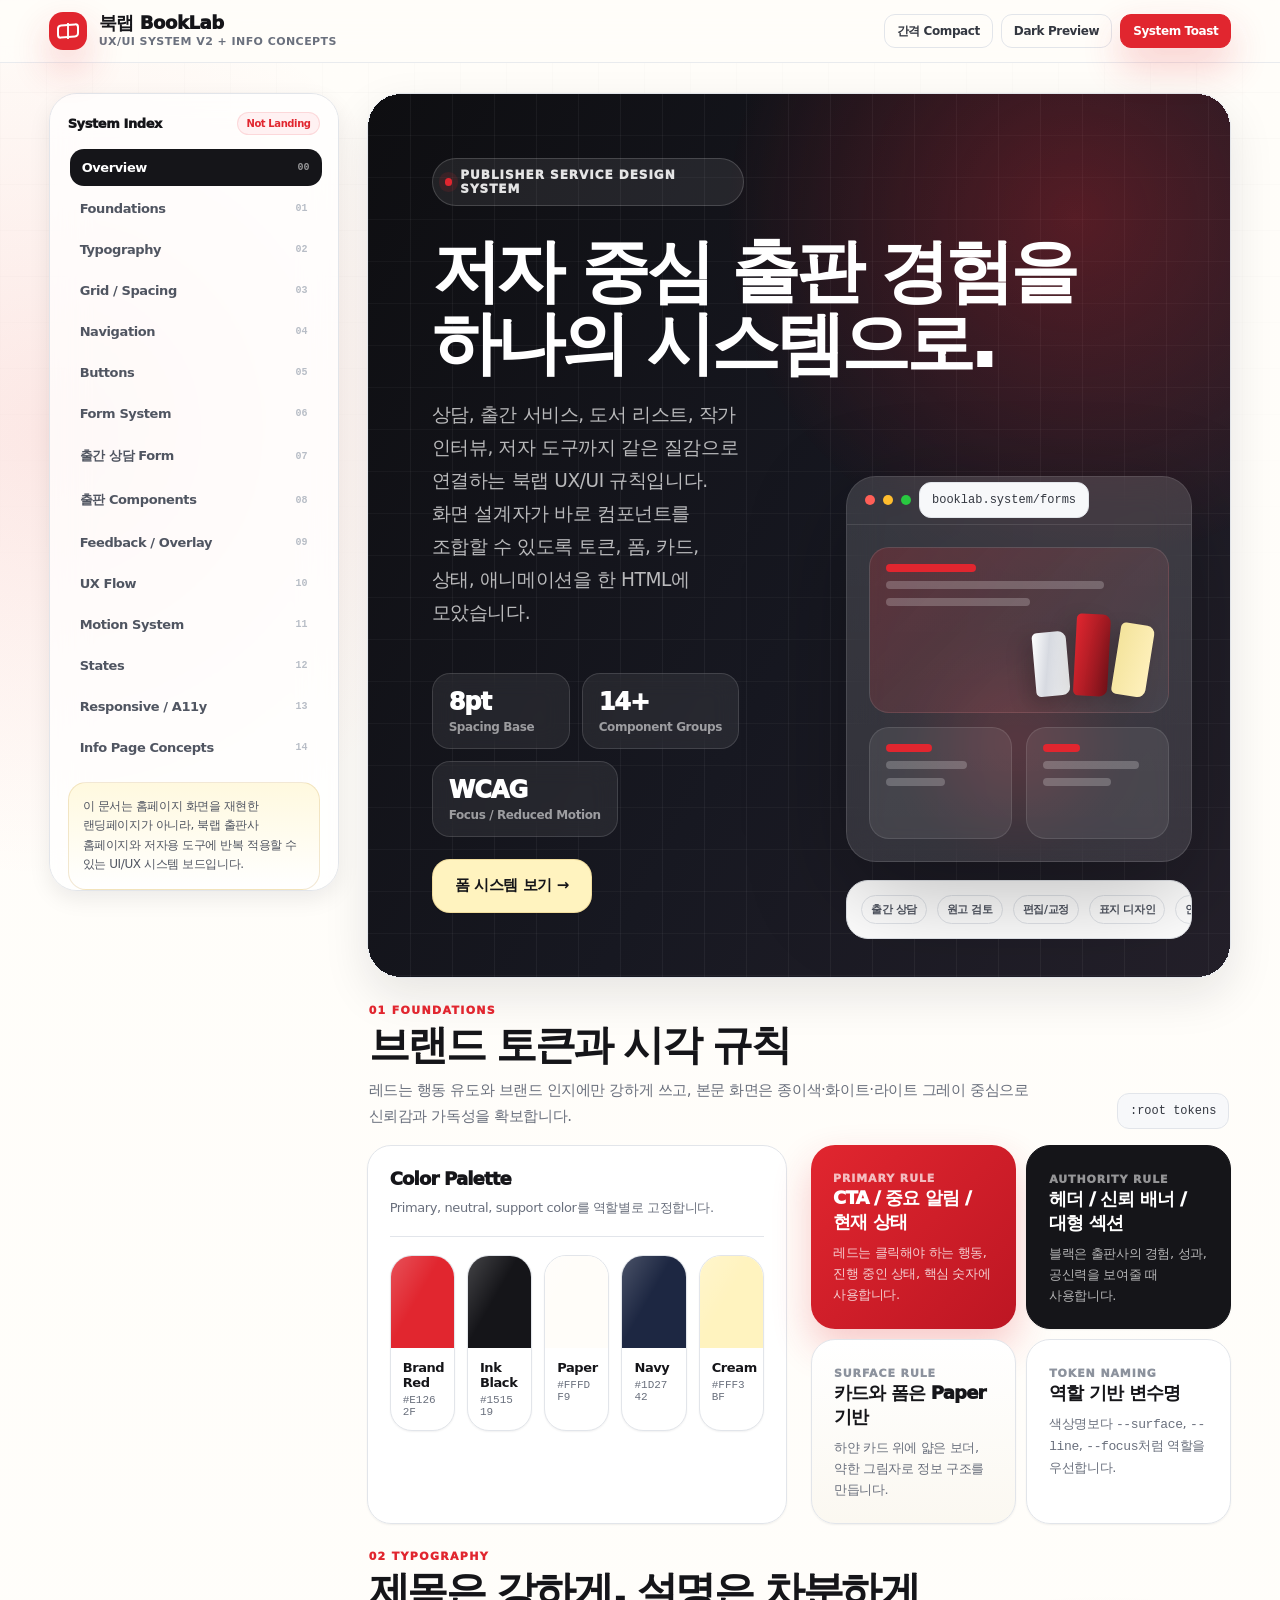
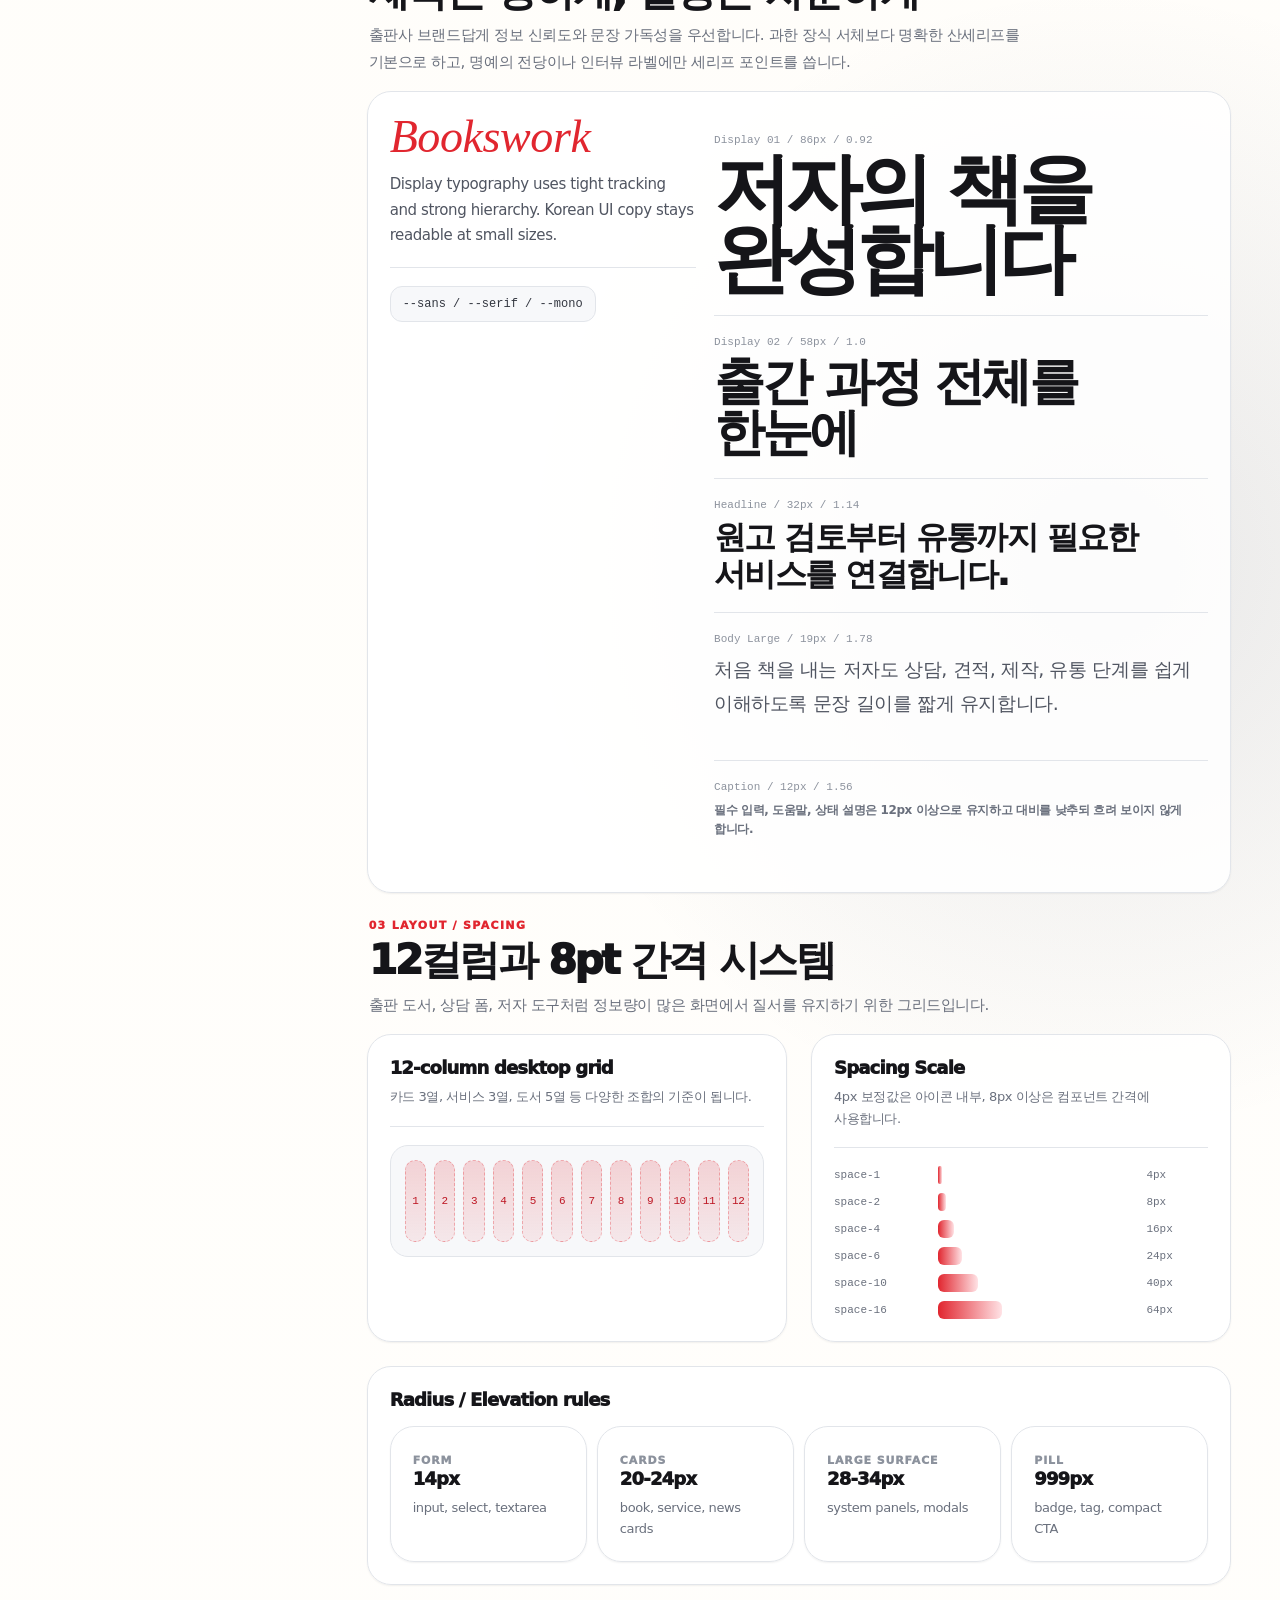
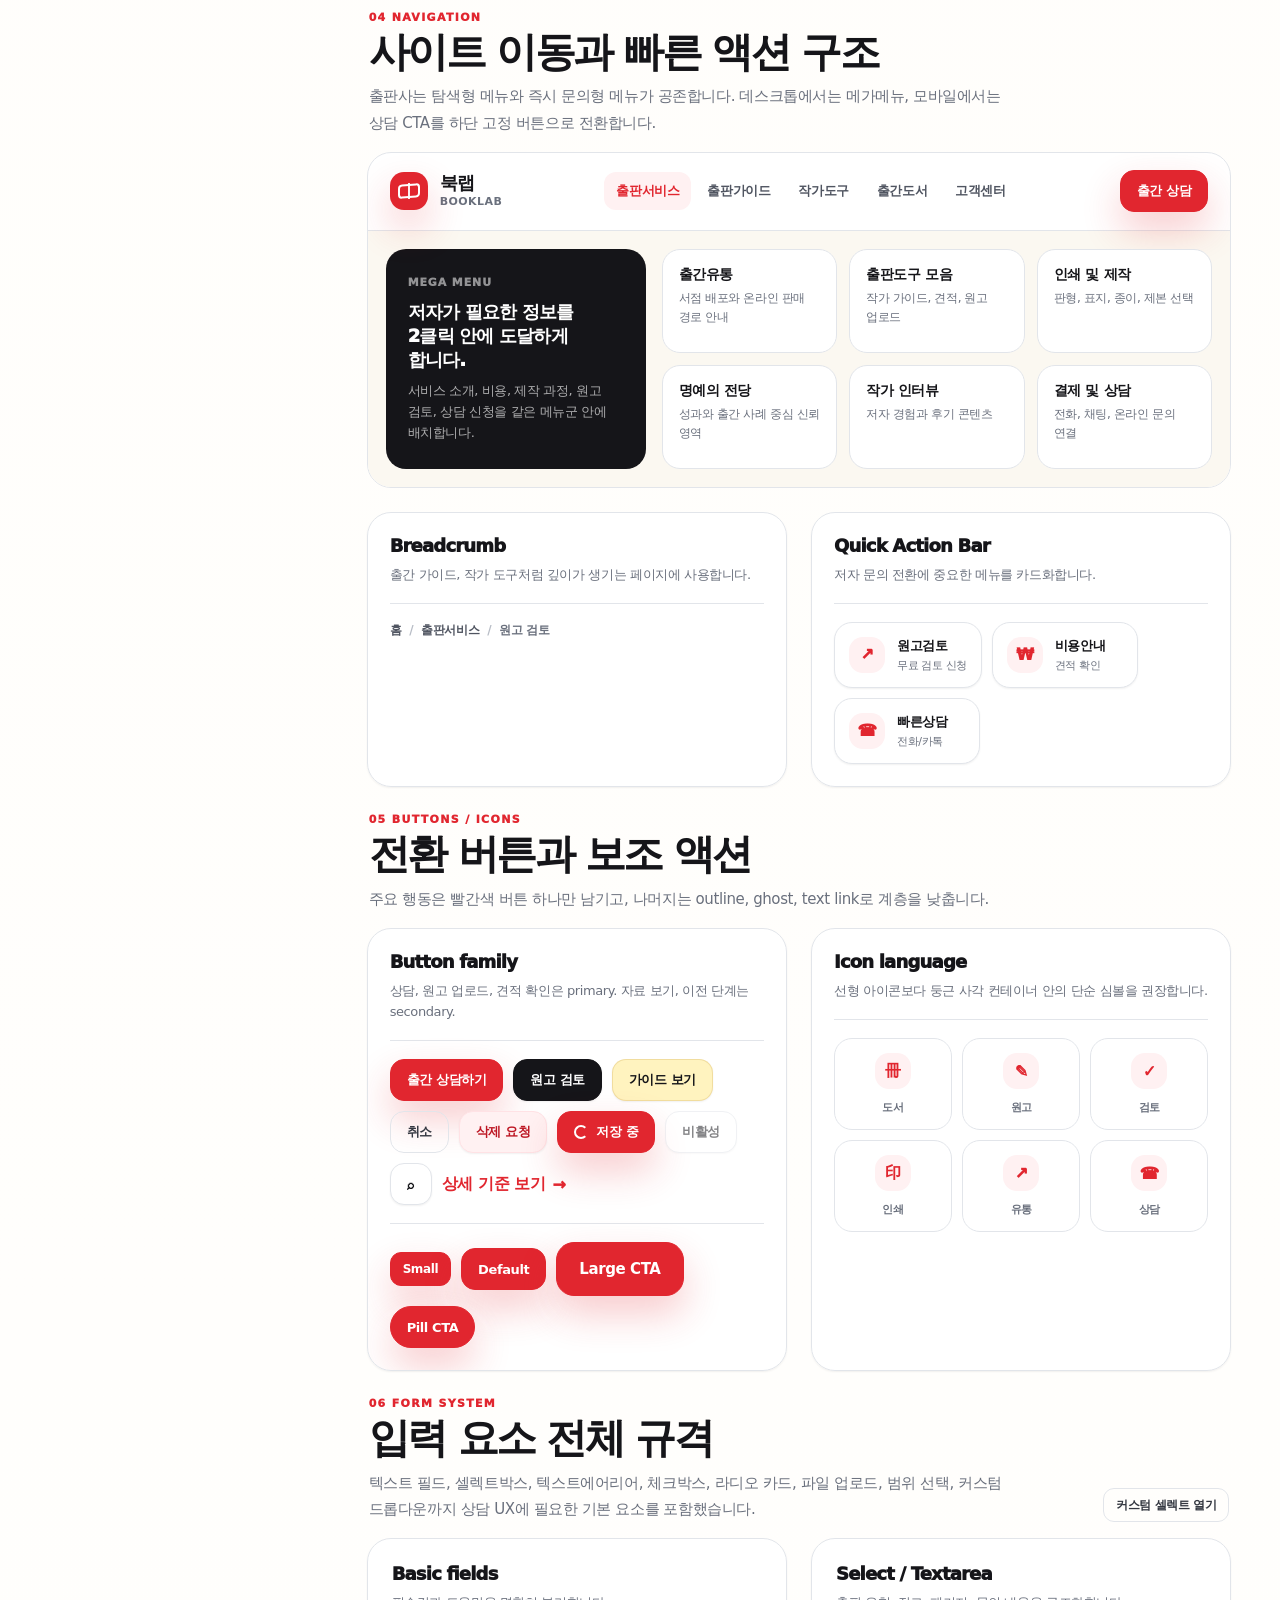
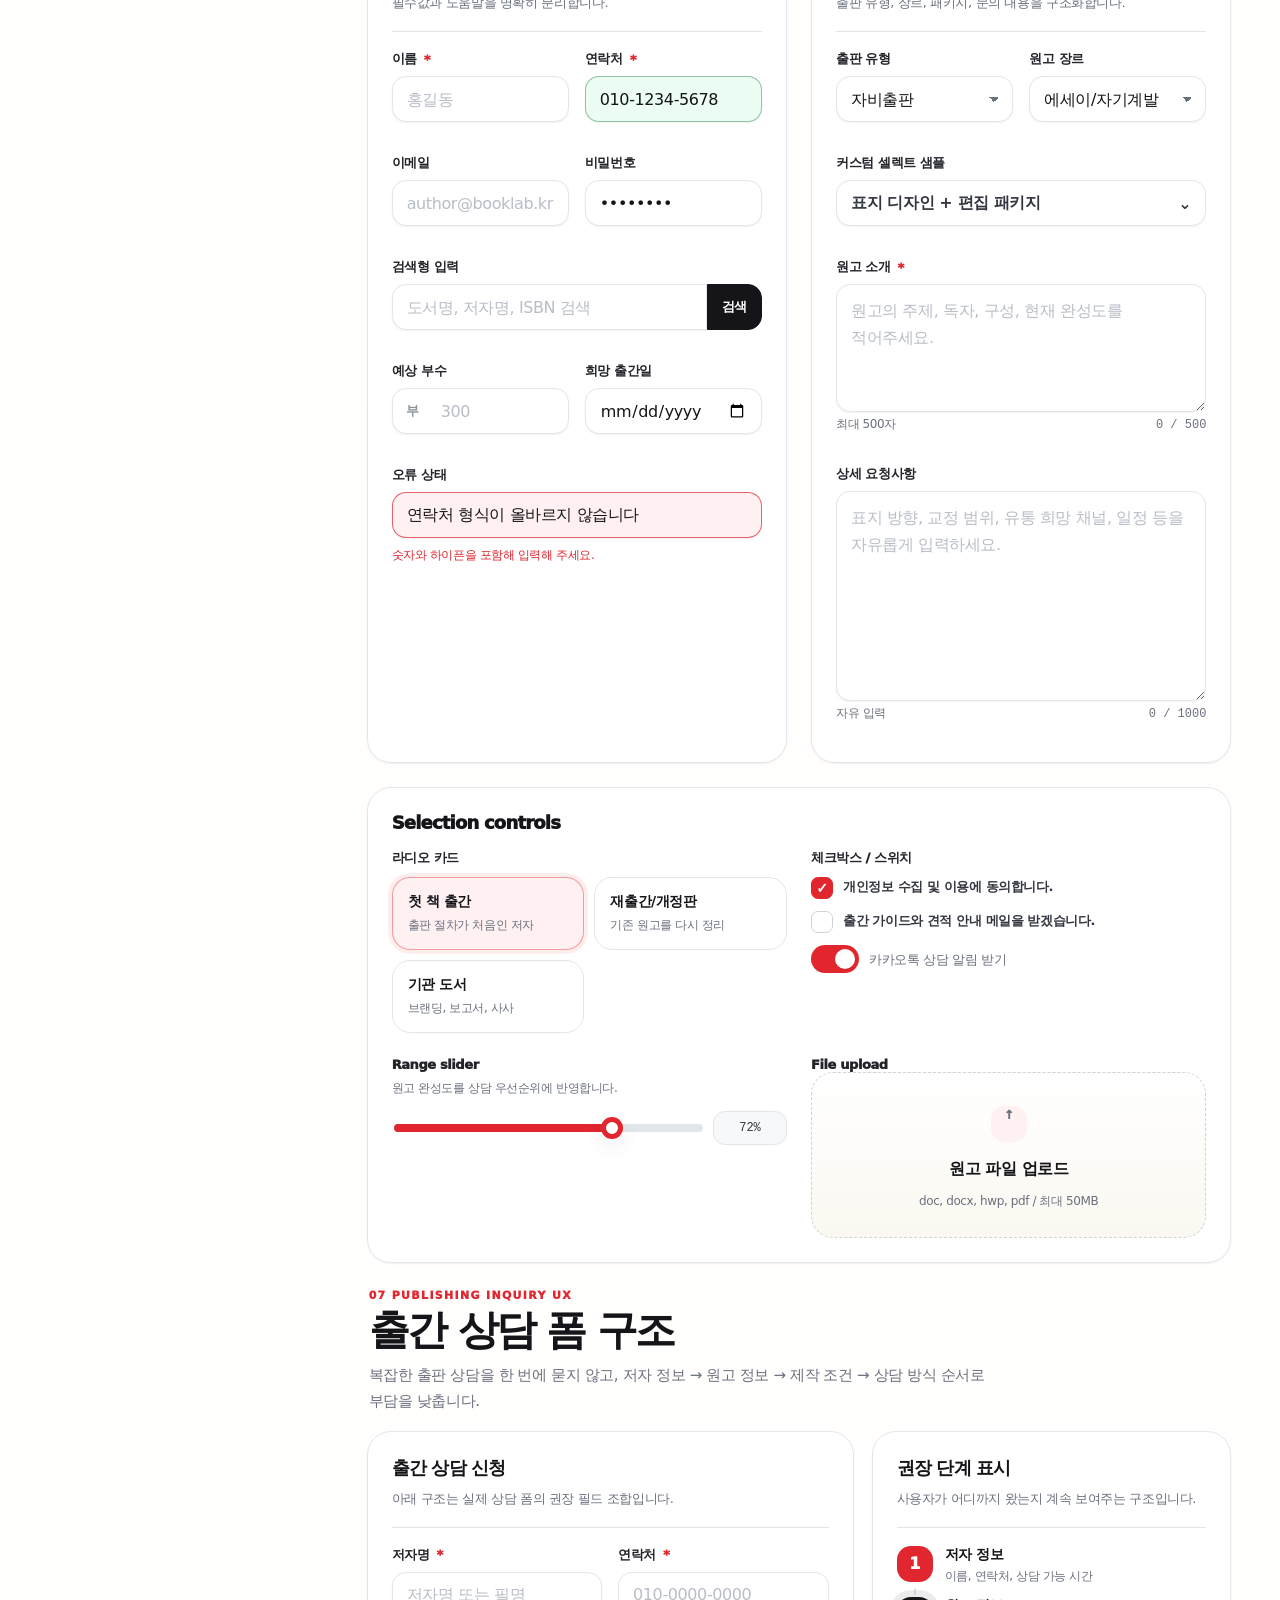
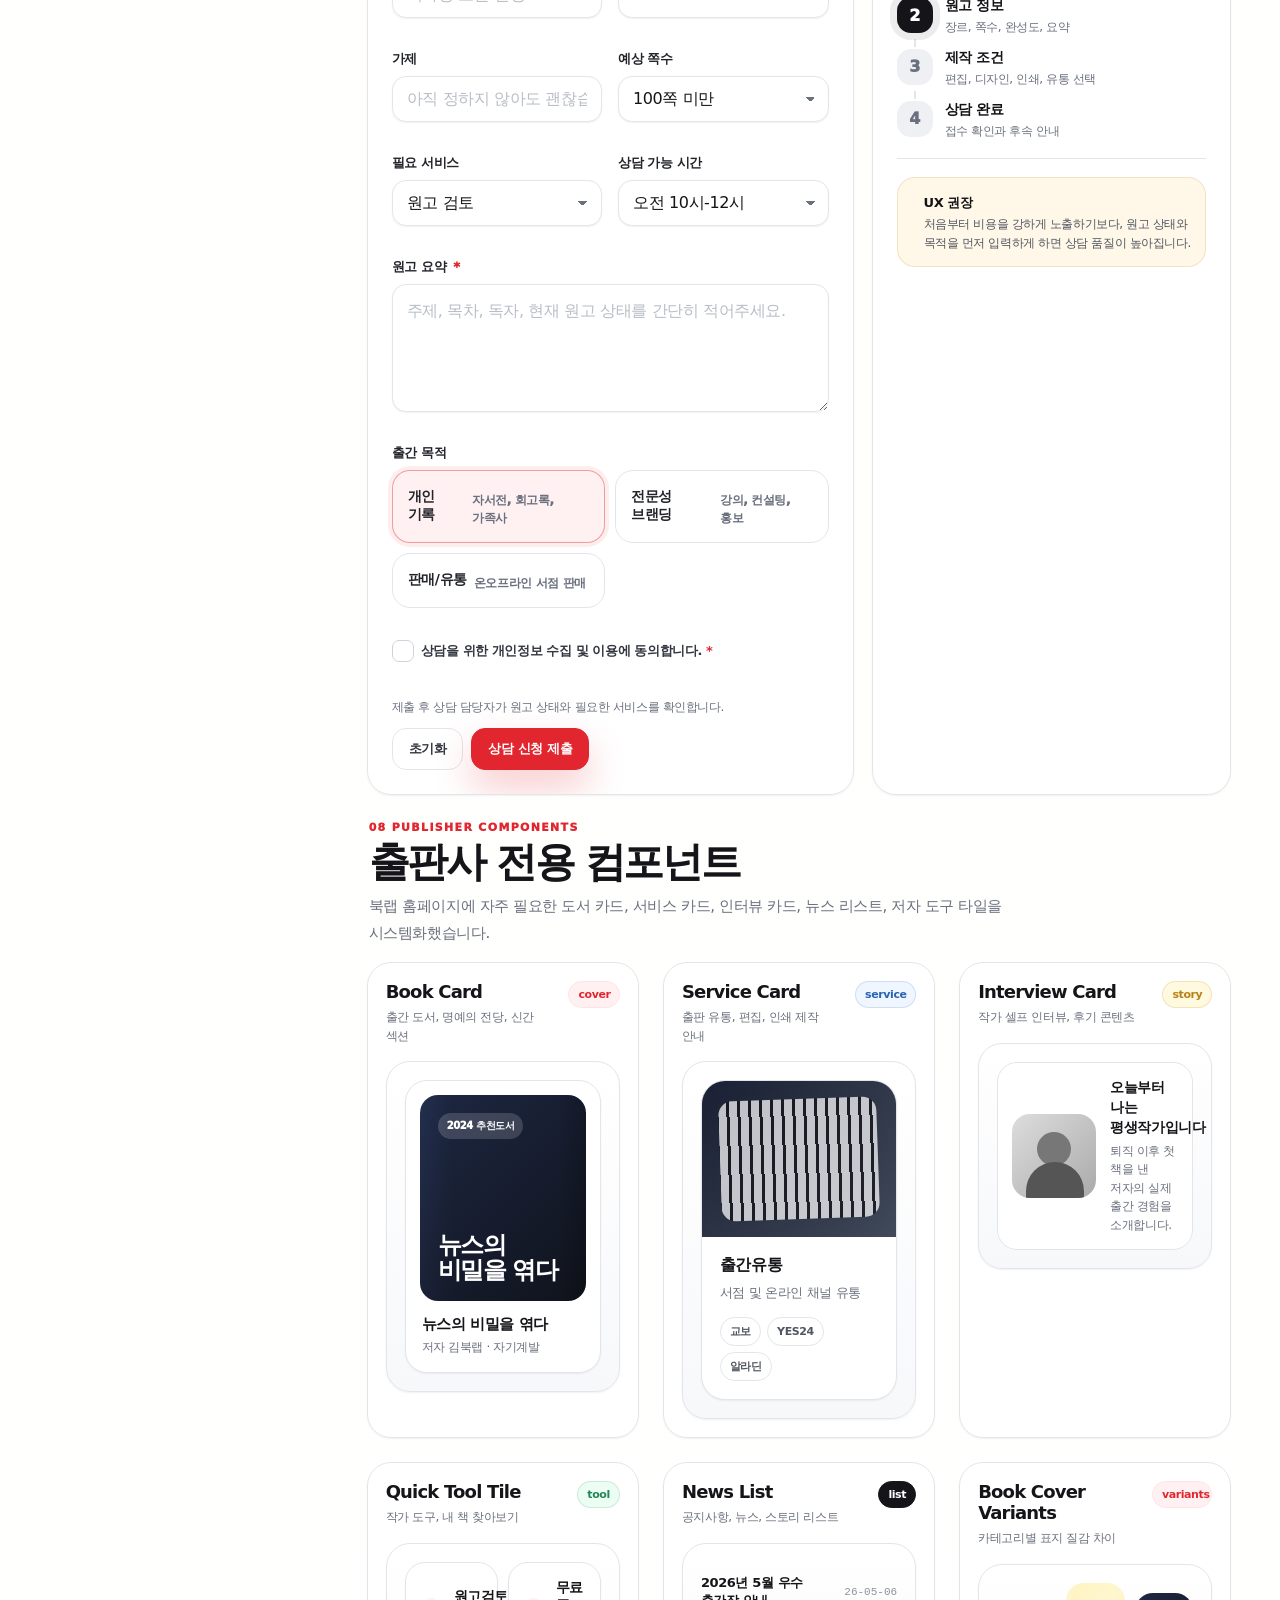
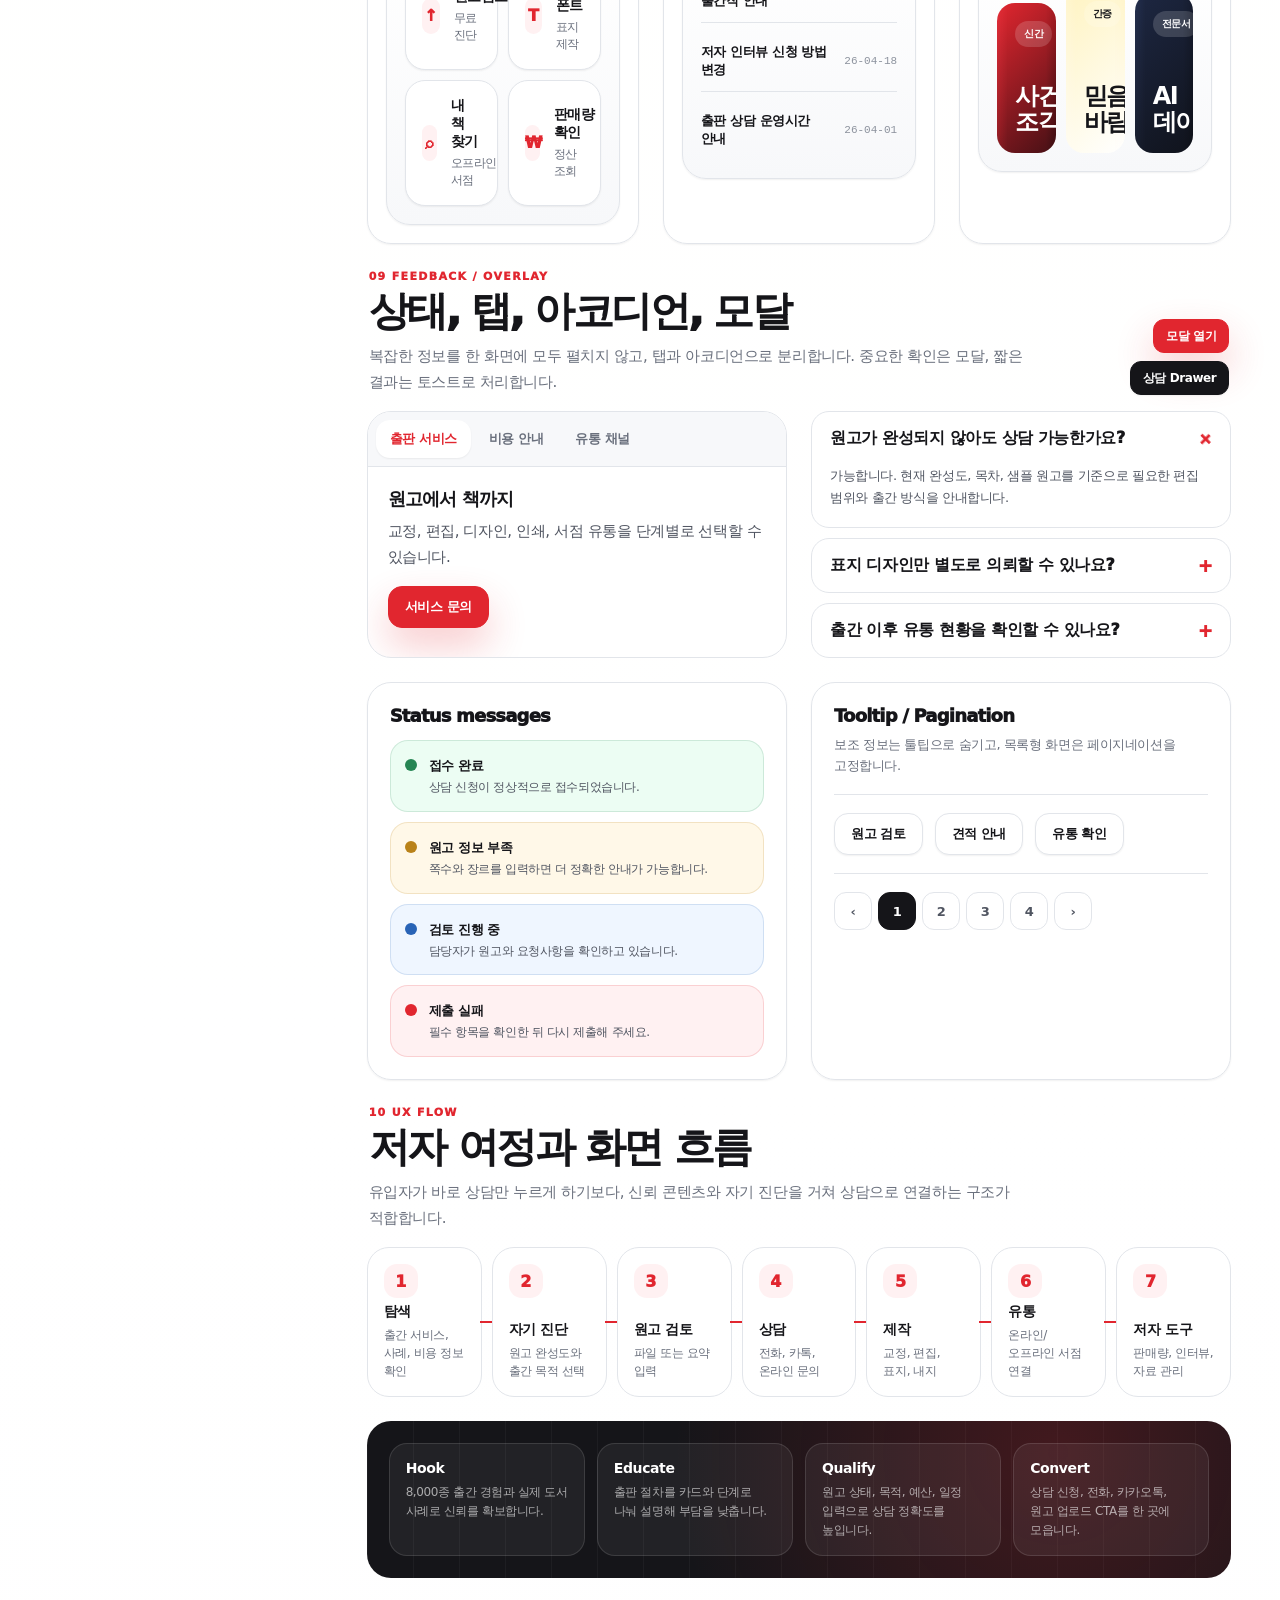
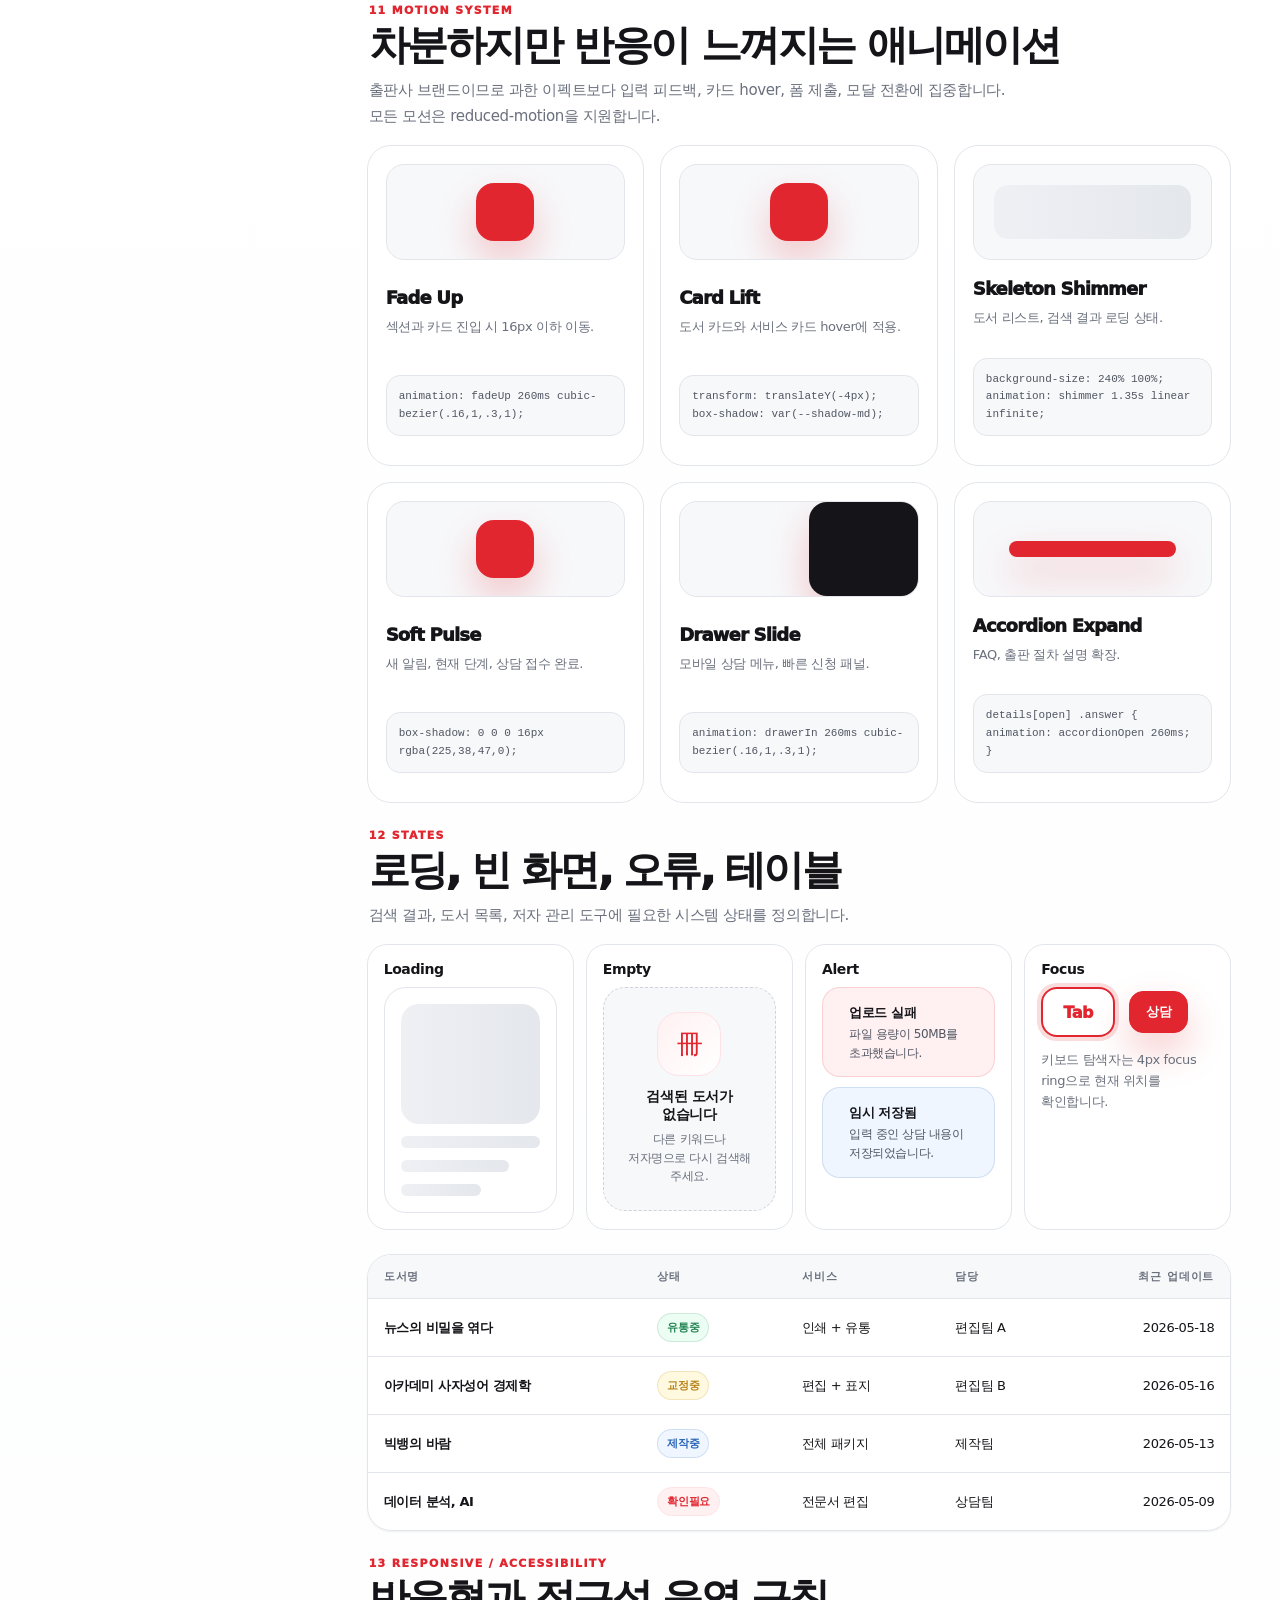
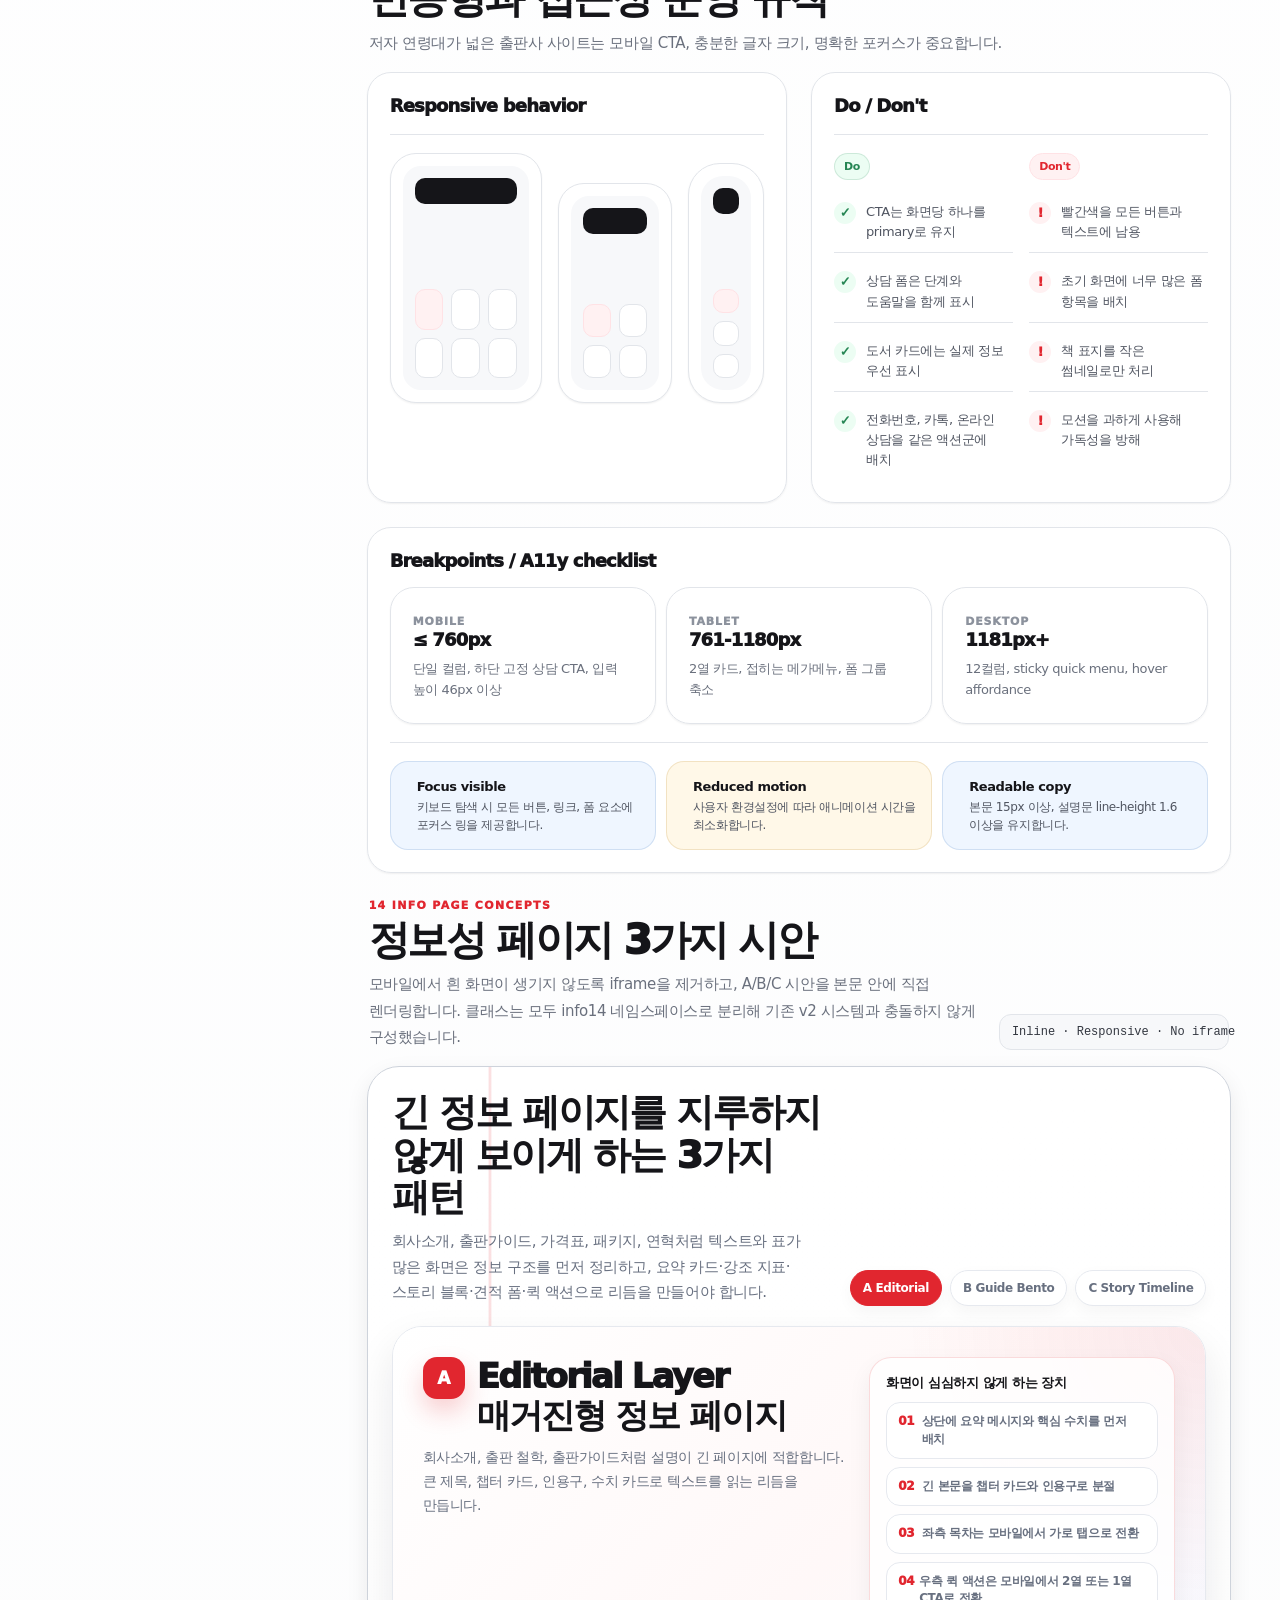
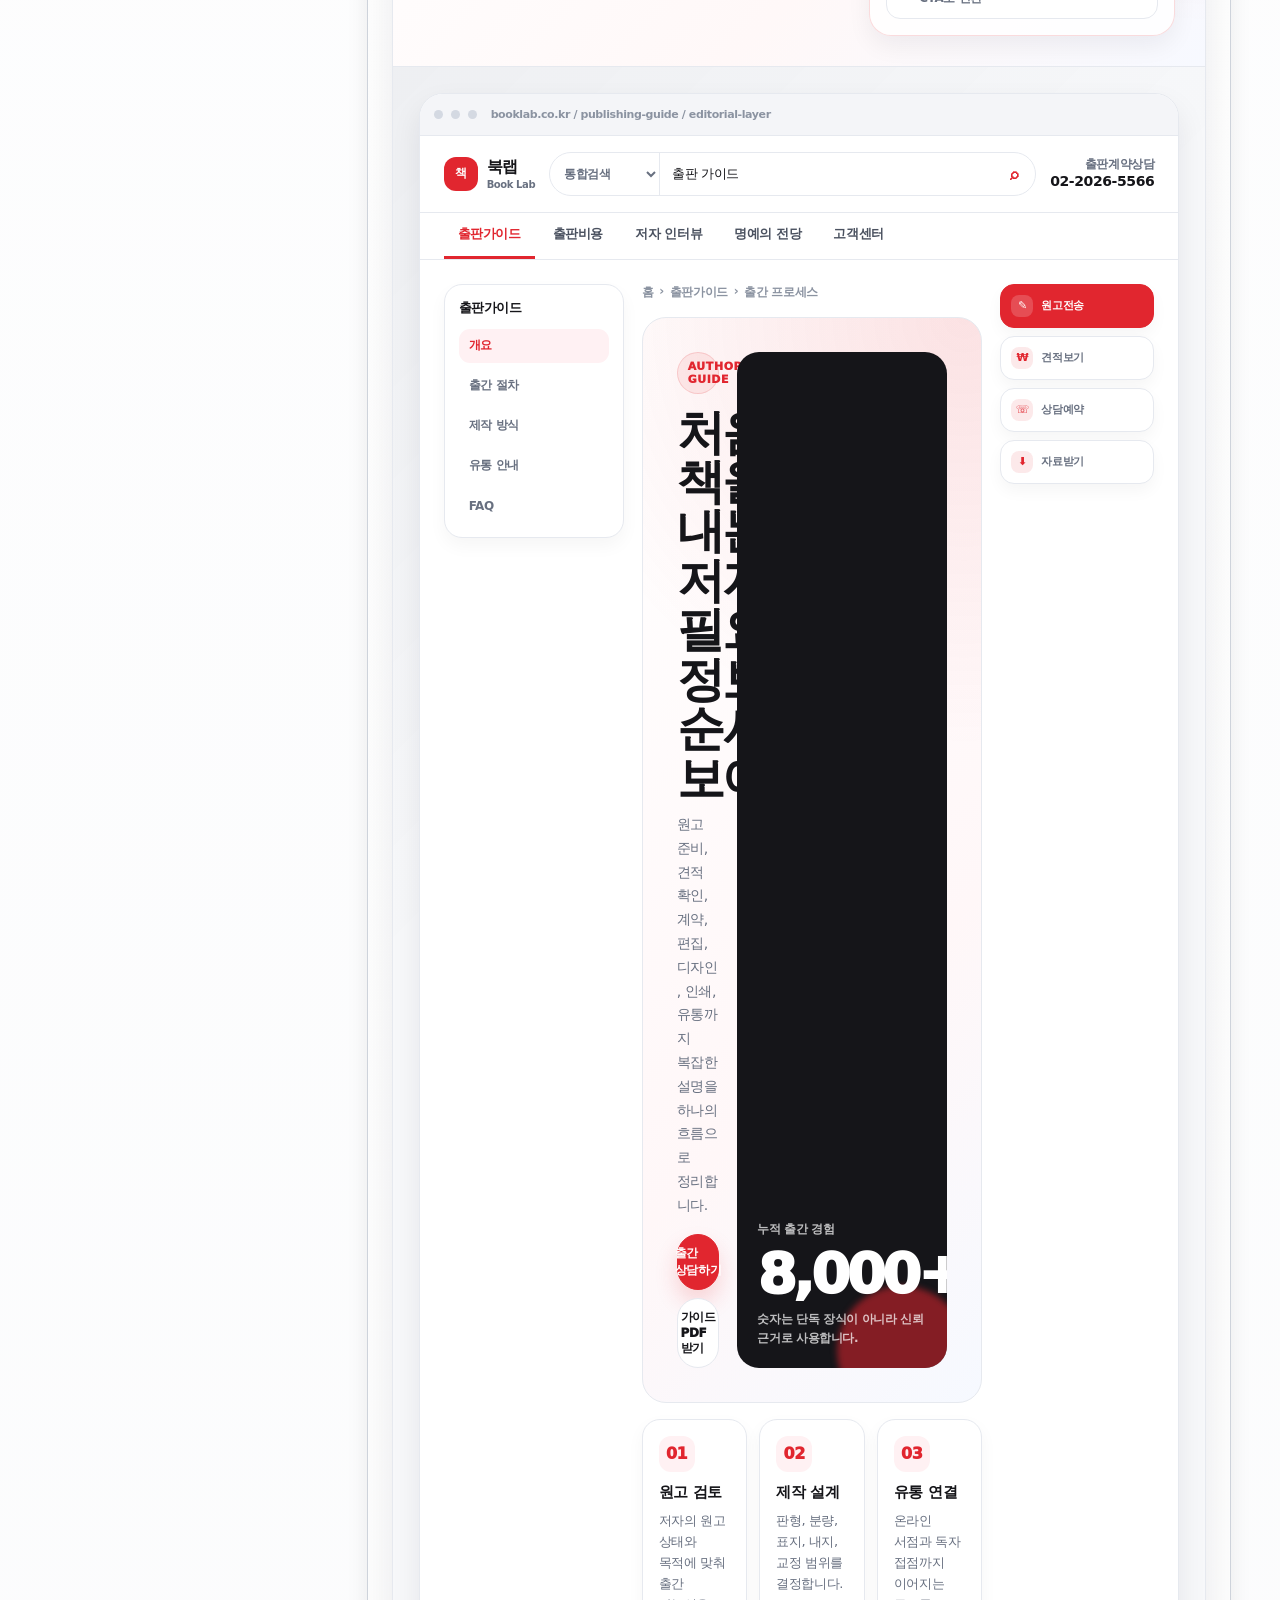
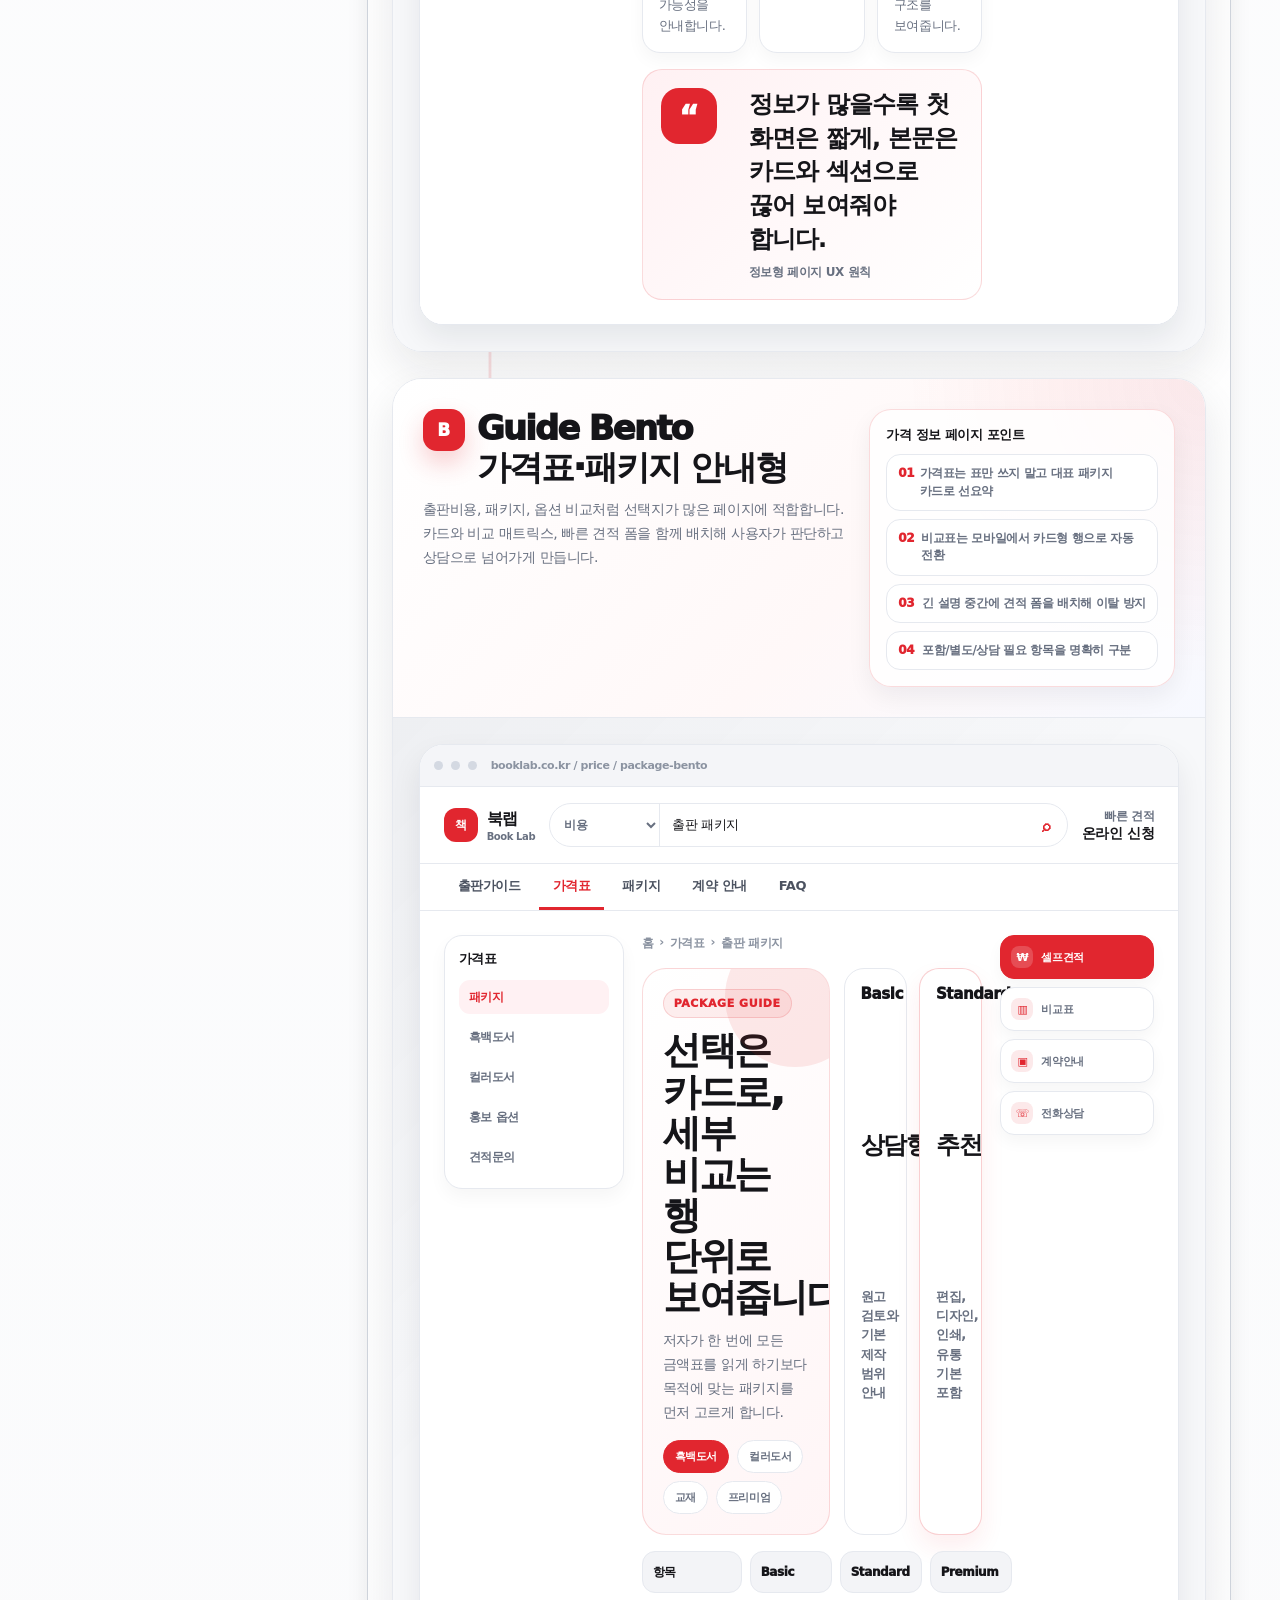
<file: uxui-system.html>
<!doctype html>
<html lang="ko">
<head>
  <meta charset="utf-8" />
  <meta name="viewport" content="width=device-width, initial-scale=1" />
  <title>BookLab Master UX/UI System - v2 Full + Information Page Concepts</title>
  <style>
    :root{
      color-scheme: light;
      --brand-red:#E1262F;
      --brand-red-700:#BD1623;
      --brand-red-800:#94121D;
      --brand-red-050:#FFF1F2;
      --brand-red-100:#FFE2E5;
      --ink-950:#0E0E11;
      --ink-900:#151519;
      --ink-800:#22242A;
      --ink-700:#333740;
      --ink-600:#505561;
      --ink-500:#6A707D;
      --ink-400:#8C929D;
      --ink-300:#B8BDC6;
      --ink-200:#D9DDE4;
      --ink-100:#ECEFF3;
      --paper-000:#FFFDF9;
      --paper-050:#FBF8F1;
      --paper-100:#F5EFE4;
      --paper-150:#EEE5D7;
      --mist-000:#FFFFFF;
      --mist-050:#F7F8FA;
      --mist-100:#EEF0F4;
      --mist-200:#E2E5EA;
      --mist-300:#CED3DB;
      --navy-900:#111827;
      --navy-800:#1D2742;
      --navy-700:#263553;
      --navy-600:#344669;
      --cream-050:#FFF9DF;
      --cream-100:#FFF3BF;
      --cream-200:#F3E39B;
      --gold-600:#B98219;
      --green-600:#258553;
      --green-050:#ECFDF3;
      --blue-600:#2863B6;
      --blue-050:#EFF6FF;
      --purple-600:#6D50B7;
      --danger:#E1262F;
      --warning:#B98219;
      --success:#258553;
      --info:#2863B6;
      --surface:rgba(255,255,255,.86);
      --surface-solid:#FFFFFF;
      --line:1px solid var(--mist-200);
      --line-strong:1px solid var(--mist-300);
      --shadow-xs:0 1px 2px rgba(15,18,25,.06);
      --shadow-sm:0 8px 22px rgba(15,18,25,.08);
      --shadow-md:0 18px 46px rgba(15,18,25,.10);
      --shadow-lg:0 30px 90px rgba(15,18,25,.14);
      --shadow-red:0 18px 38px rgba(225,38,47,.24);
      --radius-2:6px;
      --radius-3:10px;
      --radius-4:14px;
      --radius-5:18px;
      --radius-6:24px;
      --radius-7:32px;
      --radius-pill:999px;
      --space-1:4px;
      --space-2:8px;
      --space-3:12px;
      --space-4:16px;
      --space-5:20px;
      --space-6:24px;
      --space-8:32px;
      --space-10:40px;
      --space-12:48px;
      --space-16:64px;
      --space-20:80px;
      --max:1540px;
      --sidebar:290px;
      --gutter:clamp(18px,3.8vw,56px);
      --sans:Pretendard,"Noto Sans KR","Apple SD Gothic Neo","Malgun Gothic",system-ui,-apple-system,BlinkMacSystemFont,"Segoe UI",sans-serif;
      --serif:"Iowan Old Style","Palatino Linotype",Palatino,"Times New Roman",serif;
      --mono:"SFMono-Regular",Consolas,"Liberation Mono",Menlo,monospace;
      --ease:cubic-bezier(.2,.8,.2,1);
      --ease-out:cubic-bezier(.16,1,.3,1);
      --ease-spring:cubic-bezier(.34,1.56,.64,1);
      --fast:140ms;
      --base:260ms;
      --slow:620ms;
      --focus:0 0 0 4px rgba(225,38,47,.16);
    }

    *{box-sizing:border-box}
    html{scroll-behavior:smooth}
    body{
      margin:0;
      min-width:320px;
      font-family:var(--sans);
      letter-spacing:-.025em;
      color:var(--ink-900);
      background:
        radial-gradient(circle at 4% 2%, rgba(225,38,47,.10), transparent 28rem),
        radial-gradient(circle at 86% 10%, rgba(29,39,66,.10), transparent 36rem),
        linear-gradient(180deg, var(--paper-000) 0%, #fff 42%, var(--mist-050) 100%);
      overflow-x:hidden;
    }
    body:before{
      content:"";
      position:fixed;
      inset:0;
      pointer-events:none;
      background-image:linear-gradient(rgba(17,17,20,.034) 1px, transparent 1px),linear-gradient(90deg, rgba(17,17,20,.024) 1px, transparent 1px);
      background-size:46px 46px;
      mask-image:linear-gradient(180deg, rgba(0,0,0,.54), transparent 72%);
      z-index:-1;
    }
    body.compact{--space-6:18px;--space-8:24px;--space-10:30px;--space-12:36px;--space-16:46px;}
    body.dark-demo{
      color:var(--mist-050);
      background:
        radial-gradient(circle at 12% 10%, rgba(225,38,47,.18), transparent 28rem),
        radial-gradient(circle at 90% 6%, rgba(255,255,255,.08), transparent 32rem),
        linear-gradient(180deg,#101014,#171821 58%,#111318);
    }
    body.dark-demo .shell,
    body.dark-demo .spec-card,
    body.dark-demo .component-card,
    body.dark-demo .table-wrap,
    body.dark-demo .form-panel,
    body.dark-demo .preview-box,
    body.dark-demo .sample-stage,
    body.dark-demo .token-card,
    body.dark-demo .component-preview,
    body.dark-demo .card,
    body.dark-demo .modal-card,
    body.dark-demo .drawer-panel{background:rgba(27,29,36,.88);border-color:rgba(255,255,255,.11);color:var(--mist-050)}
    body.dark-demo .muted, body.dark-demo .field-help, body.dark-demo .caption, body.dark-demo .small-copy{color:rgba(255,255,255,.62)}
    body.dark-demo .input, body.dark-demo .select, body.dark-demo .textarea{background:#15171d;color:#fff;border-color:rgba(255,255,255,.16)}
    body.dark-demo .left-rail, body.dark-demo .topbar{background:rgba(15,15,18,.84);border-color:rgba(255,255,255,.10)}
    body.dark-demo .chip, body.dark-demo .tag, body.dark-demo .badge{background:rgba(255,255,255,.06);border-color:rgba(255,255,255,.12);color:rgba(255,255,255,.78)}

    a{color:inherit;text-decoration:none}
    button,input,select,textarea{font:inherit;letter-spacing:inherit}
    button{cursor:pointer}
    button:disabled{cursor:not-allowed;opacity:.52}
    ::selection{background:rgba(225,38,47,.16);color:var(--ink-950)}
    .skip-link{position:absolute;left:12px;top:-80px;background:var(--brand-red);color:#fff;padding:12px 14px;border-radius:12px;z-index:200;transition:top var(--base) var(--ease)}
    .skip-link:focus{top:12px;outline:none}

    .topbar{
      position:sticky;
      top:0;
      z-index:80;
      backdrop-filter:blur(18px);
      background:rgba(255,253,249,.84);
      border-bottom:1px solid rgba(226,229,234,.76);
    }
    .topbar-inner{
      max-width:var(--max);
      margin:0 auto;
      padding:12px var(--gutter);
      display:flex;
      align-items:center;
      justify-content:space-between;
      gap:18px;
    }
    .brand-lockup{display:flex;align-items:center;gap:12px;min-width:max-content}
    .brand-mark{
      width:38px;height:38px;border-radius:14px;background:var(--brand-red);display:grid;place-items:center;color:#fff;
      box-shadow:var(--shadow-red);position:relative;overflow:hidden;flex:0 0 auto;
    }
    .brand-mark:before{content:"";width:22px;height:14px;border:2px solid #fff;border-radius:4px;position:absolute;transform:skewY(-5deg)}
    .brand-mark:after{content:"";position:absolute;width:2px;height:16px;background:#fff;left:18px;top:11px;opacity:.92}
    .brand-copy strong{display:block;font-size:18px;font-weight:950;line-height:1}.brand-copy small{display:block;margin-top:3px;font-size:11px;font-weight:850;color:var(--ink-500);letter-spacing:.04em;text-transform:uppercase}
    .top-actions{display:flex;align-items:center;gap:8px;flex-wrap:wrap;justify-content:flex-end}

    .page{
      max-width:var(--max);
      margin:0 auto;
      padding:30px var(--gutter) 100px;
      display:grid;
      grid-template-columns:var(--sidebar) minmax(0,1fr);
      gap:28px;
      align-items:start;
    }
    .left-rail{
      position:sticky;
      top:82px;
      align-self:start;
      max-height:calc(100vh - 102px);
      overflow:auto;
      border:var(--line);
      border-radius:28px;
      background:rgba(255,255,255,.72);
      backdrop-filter:blur(18px);
      box-shadow:var(--shadow-sm);
      padding:18px;
    }
    .rail-title{display:flex;align-items:center;justify-content:space-between;gap:10px;margin-bottom:14px}
    .rail-title strong{font-size:13px;font-weight:950}.rail-title span{font-size:10px;font-weight:900;color:var(--brand-red);background:var(--brand-red-050);border:1px solid rgba(225,38,47,.12);border-radius:999px;padding:5px 8px}
    .toc{display:grid;gap:4px}
    .toc a{display:flex;align-items:center;justify-content:space-between;gap:12px;padding:11px 12px;border-radius:14px;font-size:13px;font-weight:850;color:var(--ink-600);transition:background var(--fast) var(--ease),color var(--fast) var(--ease),transform var(--fast) var(--ease)}
    .toc a:after{content:attr(data-id);font-family:var(--mono);font-size:10px;color:var(--ink-300);letter-spacing:0}
    .toc a:hover,.toc a.active{background:var(--ink-900);color:#fff;transform:translateX(2px)}
    .toc a:hover:after,.toc a.active:after{color:rgba(255,255,255,.55)}
    .rail-note{margin-top:16px;padding:14px;border-radius:18px;background:linear-gradient(180deg,var(--cream-050),#fff);border:1px solid rgba(185,130,25,.18);font-size:12px;line-height:1.62;color:var(--ink-600)}

    main{min-width:0}
    .shell{
      border:var(--line);
      border-radius:34px;
      background:rgba(255,255,255,.78);
      box-shadow:var(--shadow-md);
      overflow:hidden;
      margin-bottom:26px;
    }
    .hero-system{
      min-height:560px;
      display:grid;
      grid-template-columns:minmax(0,1.02fr) minmax(340px,.98fr);
      align-items:stretch;
      background:
        linear-gradient(120deg, var(--ink-950) 0%, #171821 54%, #24202A 100%);
      color:#fff;
      position:relative;
      isolation:isolate;
    }
    .hero-system:before{
      content:"";position:absolute;inset:0;
      background:
        radial-gradient(circle at 82% 14%, rgba(225,38,47,.34), transparent 22rem),
        linear-gradient(90deg,rgba(255,255,255,.055) 1px,transparent 1px),
        linear-gradient(0deg,rgba(255,255,255,.04) 1px,transparent 1px);
      background-size:auto,42px 42px,42px 42px;
      opacity:.9;
      z-index:-1;
    }
    .hero-system:after{
      content:"";position:absolute;right:10%;bottom:12%;width:260px;height:260px;border-radius:50%;background:radial-gradient(circle, rgba(225,38,47,.22), transparent 62%);filter:blur(6px);z-index:-1;
    }
    .hero-content{padding:clamp(36px,5vw,76px);display:flex;flex-direction:column;justify-content:space-between;gap:44px}
    .kicker{display:inline-flex;align-items:center;gap:8px;width:max-content;max-width:100%;font-size:12px;font-weight:950;letter-spacing:.08em;text-transform:uppercase;border:1px solid rgba(255,255,255,.16);background:rgba(255,255,255,.08);padding:9px 12px;border-radius:999px;color:rgba(255,255,255,.88)}
    .kicker:before{content:"";width:8px;height:8px;border-radius:999px;background:var(--brand-red);box-shadow:0 0 0 6px rgba(225,38,47,.12)}
    h1,h2,h3,p{margin-top:0}
    .hero-content h1{font-size:clamp(38px,5.4vw,76px);line-height:1.04;letter-spacing:-.06em;font-weight:950;margin:30px 0 18px;max-width:1040px;text-wrap:balance;word-break:keep-all}.hero-title-line{display:block;white-space:nowrap}
    .hero-content p{font-size:clamp(16px,1.45vw,21px);line-height:1.78;color:rgba(255,255,255,.70);max-width:760px;margin:0}
    .hero-bottom{display:flex;align-items:flex-end;justify-content:space-between;gap:22px;flex-wrap:wrap}
    .hero-stats{display:flex;gap:12px;flex-wrap:wrap}
    .hero-stat{min-width:138px;border:1px solid rgba(255,255,255,.13);background:rgba(255,255,255,.07);border-radius:18px;padding:14px 16px;backdrop-filter:blur(12px)}
    .hero-stat strong{display:block;font-size:24px;font-weight:950;letter-spacing:-.04em}.hero-stat span{display:block;margin-top:4px;color:rgba(255,255,255,.55);font-size:12px;font-weight:800}
    .hero-art{padding:clamp(24px,3vw,44px);display:grid;align-content:flex-end;gap:18px;position:relative}
    .browser-card{border:1px solid rgba(255,255,255,.14);border-radius:30px;background:rgba(255,255,255,.09);backdrop-filter:blur(18px);box-shadow:0 30px 100px rgba(0,0,0,.28);overflow:hidden;animation:floatSoft 5.2s ease-in-out infinite}
    .browser-top{height:48px;display:flex;align-items:center;gap:8px;padding:0 18px;border-bottom:1px solid rgba(255,255,255,.10);background:rgba(255,255,255,.05)}
    .dot{width:10px;height:10px;border-radius:50%;background:rgba(255,255,255,.35)}.dot:nth-child(1){background:#FF5F57}.dot:nth-child(2){background:#FFBD2E}.dot:nth-child(3){background:#28C840}
    .system-preview{padding:22px;display:grid;grid-template-columns:1fr 1fr;gap:14px;background:linear-gradient(180deg,rgba(255,255,255,.05),rgba(255,255,255,.02))}
    .preview-tile{min-height:112px;border-radius:20px;border:1px solid rgba(255,255,255,.10);background:rgba(255,255,255,.08);padding:16px;position:relative;overflow:hidden}
    .preview-tile.large{grid-column:span 2;min-height:166px;background:linear-gradient(135deg,rgba(225,38,47,.22),rgba(255,255,255,.06))}
    .preview-tile .bar{height:8px;border-radius:999px;background:rgba(255,255,255,.22);margin-bottom:9px}.preview-tile .bar.short{width:54%}.preview-tile .bar.red{background:var(--brand-red)}
    .book-stack{position:absolute;right:18px;bottom:16px;display:flex;align-items:flex-end;gap:7px}.mini-book{width:34px;height:64px;border-radius:5px 8px 8px 5px;background:linear-gradient(100deg,#fff,#d7dae1 42%,#fff);box-shadow:-8px 8px 20px rgba(0,0,0,.18);transform:rotate(-5deg)}.mini-book:nth-child(2){height:82px;background:linear-gradient(100deg,var(--brand-red),#7d131b);transform:rotate(3deg)}.mini-book:nth-child(3){height:72px;background:linear-gradient(100deg,var(--cream-200),#fff1bd);transform:rotate(9deg)}

    .section{scroll-margin-top:92px;margin-bottom:26px}
    .section-head{display:flex;align-items:flex-end;justify-content:space-between;gap:20px;margin:0 0 16px;padding:0 2px}
    .section-label{display:block;font-size:11px;font-weight:950;color:var(--brand-red);letter-spacing:.12em;text-transform:uppercase;margin-bottom:8px}
    .section-title{font-size:clamp(28px,3.2vw,48px);line-height:1.02;letter-spacing:-.06em;font-weight:950;margin:0;color:inherit}
    .section-desc{max-width:660px;margin:10px 0 0;color:var(--ink-500);font-size:15px;line-height:1.75}
    .section-actions{display:flex;gap:8px;flex-wrap:wrap;justify-content:flex-end}
    .grid{display:grid;gap:16px}.grid.two{grid-template-columns:repeat(2,minmax(0,1fr))}.grid.three{grid-template-columns:repeat(3,minmax(0,1fr))}.grid.four{grid-template-columns:repeat(4,minmax(0,1fr))}.grid.auto{grid-template-columns:repeat(auto-fit,minmax(210px,1fr))}
    .dense{gap:10px}.wide{gap:24px}.span-2{grid-column:span 2}.span-3{grid-column:span 3}.row-span{grid-row:span 2}
    .spec-card,.component-card,.token-card,.form-panel,.table-wrap,.preview-box,.sample-stage,.component-preview,.card{
      border:var(--line);
      background:var(--surface);
      border-radius:24px;
      box-shadow:var(--shadow-xs);
      overflow:hidden;
    }
    .spec-card{padding:22px}.spec-card.soft{background:linear-gradient(180deg,#fff,var(--paper-050))}.spec-card.dark{background:var(--ink-900);color:#fff;border-color:var(--ink-900)}
    .spec-card.red{background:linear-gradient(135deg,var(--brand-red),var(--brand-red-700));color:#fff;border:0;box-shadow:var(--shadow-red)}
    .card-pad{padding:22px}.card-title{font-size:18px;font-weight:950;letter-spacing:-.045em;margin:0 0 8px}.small-copy,.caption{font-size:13px;line-height:1.62;color:var(--ink-500);margin:0}.muted{color:var(--ink-500)}
    .code{font-family:var(--mono);letter-spacing:0;font-size:12px;background:var(--ink-900);color:#fff;border-radius:12px;padding:10px 12px;display:inline-flex;align-items:center;gap:8px;white-space:nowrap}
    .code.light{background:var(--mist-050);color:var(--ink-700);border:var(--line)}
    .mini-label{font-size:11px;text-transform:uppercase;letter-spacing:.08em;font-weight:950;color:var(--ink-400)}
    .hairline{height:1px;background:var(--mist-200);margin:18px 0}

    .btn{
      --btn-bg:#fff;--btn-color:var(--ink-900);--btn-border:var(--mist-200);
      min-height:42px;display:inline-flex;align-items:center;justify-content:center;gap:8px;border:1px solid var(--btn-border);background:var(--btn-bg);color:var(--btn-color);border-radius:14px;padding:0 16px;font-size:13px;font-weight:900;text-decoration:none;box-shadow:var(--shadow-xs);transition:transform var(--fast) var(--ease),box-shadow var(--fast) var(--ease),background var(--fast) var(--ease),border-color var(--fast) var(--ease),color var(--fast) var(--ease)
    }
    .btn:hover{transform:translateY(-1px);box-shadow:var(--shadow-sm)}
    .btn:active{transform:translateY(0);box-shadow:var(--shadow-xs)}
    .btn:focus-visible,.input:focus,.select:focus,.textarea:focus,.radio-card:has(input:focus-visible),.check-row input:focus-visible+.fake-check,.switch input:focus-visible+.switch-track{outline:none;box-shadow:var(--focus);border-color:rgba(225,38,47,.52)}
    .btn.primary{--btn-bg:var(--brand-red);--btn-color:#fff;--btn-border:var(--brand-red);box-shadow:var(--shadow-red)}
    .btn.dark{--btn-bg:var(--ink-900);--btn-color:#fff;--btn-border:var(--ink-900)}
    .btn.ghost{--btn-bg:transparent;--btn-color:var(--ink-700);--btn-border:var(--mist-200);box-shadow:none}
    .btn.cream{--btn-bg:var(--cream-100);--btn-color:var(--ink-900);--btn-border:rgba(185,130,25,.20)}
    .btn.danger{--btn-bg:var(--brand-red-050);--btn-color:var(--brand-red-700);--btn-border:var(--brand-red-100)}
    .btn.lg{min-height:54px;padding:0 22px;border-radius:18px;font-size:15px}.btn.sm{min-height:34px;border-radius:11px;padding:0 12px;font-size:12px}.btn.icon{width:42px;padding:0}.btn.round{border-radius:999px}.btn.loading:before{content:"";width:14px;height:14px;border:2px solid currentColor;border-right-color:transparent;border-radius:50%;animation:spin .8s linear infinite}
    .link-arrow{font-weight:950;color:var(--brand-red);display:inline-flex;align-items:center;gap:7px}.link-arrow:after{content:"→";transition:transform var(--fast) var(--ease)}.link-arrow:hover:after{transform:translateX(3px)}

    .swatches{display:grid;grid-template-columns:repeat(5,minmax(0,1fr));gap:12px}.swatch{min-height:150px;border-radius:22px;border:var(--line);overflow:hidden;background:#fff;box-shadow:var(--shadow-xs)}.swatch-color{height:92px;background:var(--c);position:relative}.swatch-color:after{content:"";position:absolute;inset:0;background:linear-gradient(120deg,rgba(255,255,255,.20),transparent 44%)}.swatch-info{padding:12px}.swatch-info strong{display:block;font-size:13px}.swatch-info code{display:block;margin-top:4px;font-family:var(--mono);font-size:11px;color:var(--ink-500);letter-spacing:0}
    .type-sample{display:grid;grid-template-columns:minmax(220px,.62fr) minmax(0,1fr);gap:18px;align-items:start}.type-row{padding:20px 0;border-bottom:1px solid var(--mist-200)}.type-row:last-child{border-bottom:0}.type-row .meta{font-size:11px;color:var(--ink-400);font-family:var(--mono);letter-spacing:0;margin-bottom:8px}.display-1{font-size:clamp(48px,6vw,86px);line-height:.92;letter-spacing:-.08em;font-weight:950}.display-2{font-size:clamp(34px,4vw,58px);line-height:1;letter-spacing:-.065em;font-weight:950}.headline{font-size:32px;line-height:1.14;letter-spacing:-.05em;font-weight:950}.body-lg{font-size:19px;line-height:1.78;color:var(--ink-600)}.body-md{font-size:15px;line-height:1.72;color:var(--ink-600)}.caption-text{font-size:12px;line-height:1.56;color:var(--ink-500);font-weight:750}.serif-accent{font-family:var(--serif);font-size:46px;color:var(--brand-red);font-style:italic;line-height:1}.mono-text{font-family:var(--mono);letter-spacing:0;font-size:13px;color:var(--ink-600)}

    .spacing-ruler{display:grid;gap:9px}.space-row{display:grid;grid-template-columns:92px 1fr 62px;gap:12px;align-items:center}.space-block{height:18px;border-radius:6px;background:linear-gradient(90deg,var(--brand-red),var(--brand-red-100));width:var(--w)}.space-row code{font-family:var(--mono);font-size:11px;letter-spacing:0;color:var(--ink-500)}
    .grid-demo{display:grid;grid-template-columns:repeat(12,1fr);gap:8px;padding:14px;background:var(--mist-050);border-radius:18px;border:var(--line)}.grid-demo span{height:82px;border-radius:10px;background:linear-gradient(180deg,rgba(225,38,47,.18),rgba(225,38,47,.08));border:1px dashed rgba(225,38,47,.32);display:grid;place-items:center;font-family:var(--mono);font-size:11px;color:var(--brand-red-700)}

    .icon-grid{display:grid;grid-template-columns:repeat(auto-fit,minmax(92px,1fr));gap:10px}.icon-tile{border:var(--line);border-radius:18px;background:#fff;min-height:92px;display:grid;place-items:center;text-align:center;padding:12px;gap:6px}.icon-symbol{width:36px;height:36px;border-radius:14px;background:var(--brand-red-050);color:var(--brand-red);display:grid;place-items:center;font-weight:950}.icon-tile small{font-size:11px;color:var(--ink-500);font-weight:800}
    .status-list{display:grid;gap:10px}.status{display:flex;align-items:flex-start;gap:12px;border-radius:18px;padding:14px;border:1px solid transparent}.status .status-dot{width:12px;height:12px;border-radius:999px;margin-top:4px;flex:0 0 auto}.status.success{background:var(--green-050);border-color:rgba(37,133,83,.16)}.status.success .status-dot{background:var(--success)}.status.warning{background:#FFF8E8;border-color:rgba(185,130,25,.18)}.status.warning .status-dot{background:var(--warning)}.status.info{background:var(--blue-050);border-color:rgba(40,99,182,.16)}.status.info .status-dot{background:var(--info)}.status.danger{background:var(--brand-red-050);border-color:rgba(225,38,47,.16)}.status.danger .status-dot{background:var(--danger)}.status strong{font-size:13px;font-weight:950}.status p{font-size:12px;line-height:1.56;color:var(--ink-600);margin:3px 0 0}

    .nav-demo{border:var(--line);border-radius:24px;overflow:hidden;background:#fff}.site-header-demo{height:78px;display:flex;align-items:center;justify-content:space-between;padding:0 22px;border-bottom:var(--line);gap:18px}.site-nav{display:flex;align-items:center;gap:4px;flex-wrap:wrap}.site-nav a{font-size:13px;font-weight:900;color:var(--ink-600);padding:10px 12px;border-radius:12px}.site-nav a:hover,.site-nav a.active{background:var(--brand-red-050);color:var(--brand-red)}.mega-demo{display:grid;grid-template-columns:260px 1fr;gap:16px;padding:18px;background:var(--paper-050)}.mega-aside{border-radius:20px;background:var(--ink-900);color:#fff;padding:22px;min-height:220px}.mega-grid{display:grid;grid-template-columns:repeat(3,1fr);gap:12px}.mega-item{border:var(--line);background:#fff;border-radius:18px;padding:16px;transition:transform var(--fast) var(--ease),box-shadow var(--fast) var(--ease)}.mega-item:hover{transform:translateY(-2px);box-shadow:var(--shadow-sm)}.mega-item strong{display:block;font-size:14px}.mega-item span{display:block;margin-top:5px;font-size:12px;color:var(--ink-500);line-height:1.55}
    .breadcrumb{display:flex;align-items:center;gap:8px;flex-wrap:wrap;font-size:12px;color:var(--ink-500);font-weight:800}.breadcrumb a{color:var(--ink-600)}.breadcrumb span:not(:last-child):after{content:"/";margin-left:8px;color:var(--ink-300)}
    .quickbar-demo{display:flex;gap:10px;flex-wrap:wrap}.quick-action{border:var(--line);background:#fff;border-radius:18px;min-width:146px;display:flex;align-items:center;gap:12px;padding:14px;box-shadow:var(--shadow-xs);transition:transform var(--fast) var(--ease),box-shadow var(--fast) var(--ease),border-color var(--fast) var(--ease)}.quick-action:hover{transform:translateY(-2px);box-shadow:var(--shadow-sm);border-color:var(--brand-red-100)}.quick-action .icon-symbol{flex:0 0 auto}.quick-action strong{display:block;font-size:13px}.quick-action small{display:block;color:var(--ink-500);font-size:11px;margin-top:3px}

    .field{display:grid;gap:8px;margin-bottom:16px}.field.inline{grid-template-columns:160px minmax(0,1fr);align-items:start}.field label,.field-label{font-size:13px;font-weight:950;color:var(--ink-800);display:flex;align-items:center;gap:7px}.required{color:var(--brand-red);font-style:normal}.field-help{font-size:12px;line-height:1.5;color:var(--ink-500);margin:0}.input,.select,.textarea{
      width:100%;border:1px solid var(--mist-200);background:#fff;color:var(--ink-900);border-radius:14px;min-height:46px;padding:0 14px;box-shadow:var(--shadow-xs);transition:border-color var(--fast) var(--ease),box-shadow var(--fast) var(--ease),background var(--fast) var(--ease)
    }
    .select{appearance:none;background-image:linear-gradient(45deg,transparent 50%,var(--ink-500) 50%),linear-gradient(135deg,var(--ink-500) 50%,transparent 50%);background-position:calc(100% - 18px) 20px,calc(100% - 13px) 20px;background-size:5px 5px,5px 5px;background-repeat:no-repeat;padding-right:38px}
    .textarea{min-height:128px;padding:13px 14px;resize:vertical;line-height:1.65}.textarea.tall{min-height:210px}.input::placeholder,.textarea::placeholder{color:var(--ink-300)}
    .input.error,.select.error,.textarea.error{border-color:rgba(225,38,47,.7);background:var(--brand-red-050)}.input.success{border-color:rgba(37,133,83,.48);background:var(--green-050)}
    .input-group{display:flex;align-items:stretch}.input-group .input{border-radius:14px 0 0 14px}.input-group .btn{border-radius:0 14px 14px 0;box-shadow:none;min-height:46px}
    .prefix-input{position:relative}.prefix-input .prefix{position:absolute;left:14px;top:50%;transform:translateY(-50%);font-weight:900;color:var(--ink-400);font-size:13px}.prefix-input .input{padding-left:48px}
    .char-count{display:flex;justify-content:space-between;gap:12px;align-items:center;font-size:12px;color:var(--ink-500);margin-top:-4px}.char-count output{font-family:var(--mono);letter-spacing:0}
    .form-grid{display:grid;grid-template-columns:repeat(2,minmax(0,1fr));gap:16px}.form-grid.three{grid-template-columns:repeat(3,minmax(0,1fr))}.form-grid .full{grid-column:1/-1}
    .check-row{display:flex;align-items:flex-start;gap:10px;cursor:pointer}.check-row input{position:absolute;opacity:0;pointer-events:none}.fake-check{width:22px;height:22px;border-radius:7px;border:1px solid var(--mist-300);background:#fff;display:grid;place-items:center;flex:0 0 auto;transition:all var(--fast) var(--ease)}.check-row input:checked+.fake-check{background:var(--brand-red);border-color:var(--brand-red);color:#fff}.check-row input:checked+.fake-check:before{content:"✓";font-size:14px;font-weight:950}.check-row span:last-child{font-size:13px;line-height:1.55;color:var(--ink-700);font-weight:750}
    .radio-grid{display:grid;grid-template-columns:repeat(auto-fit,minmax(170px,1fr));gap:10px}.radio-card{position:relative;border:1px solid var(--mist-200);background:#fff;border-radius:18px;padding:15px;cursor:pointer;transition:border-color var(--fast) var(--ease),background var(--fast) var(--ease),transform var(--fast) var(--ease)}.radio-card:hover{transform:translateY(-1px);border-color:var(--brand-red-100)}.radio-card input{position:absolute;opacity:0}.radio-card strong{display:block;font-size:14px}.radio-card span{display:block;margin-top:5px;font-size:12px;line-height:1.5;color:var(--ink-500)}.radio-card:has(input:checked){background:var(--brand-red-050);border-color:rgba(225,38,47,.42);box-shadow:0 0 0 4px rgba(225,38,47,.08)}
    .switch{display:inline-flex;align-items:center;gap:10px;cursor:pointer}.switch input{position:absolute;opacity:0}.switch-track{width:48px;height:28px;border-radius:999px;background:var(--ink-200);position:relative;transition:background var(--base) var(--ease),box-shadow var(--fast) var(--ease)}.switch-track:before{content:"";position:absolute;top:4px;left:4px;width:20px;height:20px;border-radius:50%;background:#fff;box-shadow:var(--shadow-xs);transition:transform var(--base) var(--ease-spring)}.switch input:checked+.switch-track{background:var(--brand-red)}.switch input:checked+.switch-track:before{transform:translateX(20px)}
    .range-row{display:grid;grid-template-columns:1fr 74px;gap:12px;align-items:center}.range{appearance:none;width:100%;height:8px;border-radius:999px;background:linear-gradient(90deg,var(--brand-red) 0%,var(--brand-red) var(--value,50%),var(--mist-200) var(--value,50%),var(--mist-200) 100%);outline:none}.range::-webkit-slider-thumb{appearance:none;width:22px;height:22px;border-radius:50%;background:#fff;border:5px solid var(--brand-red);box-shadow:var(--shadow-sm)}.range::-moz-range-thumb{width:14px;height:14px;border-radius:50%;background:#fff;border:5px solid var(--brand-red);box-shadow:var(--shadow-sm)}.range-output{font-family:var(--mono);font-size:12px;letter-spacing:0;background:var(--mist-050);border:var(--line);border-radius:12px;padding:9px;text-align:center;color:var(--ink-700)}
    .file-drop{border:1.5px dashed var(--mist-300);border-radius:22px;background:linear-gradient(180deg,#fff,var(--paper-050));padding:24px;display:grid;place-items:center;text-align:center;min-height:166px;transition:border-color var(--fast) var(--ease),background var(--fast) var(--ease)}.file-drop:hover{border-color:var(--brand-red);background:var(--brand-red-050)}.file-drop strong{display:block;margin-top:10px}.file-drop span{display:block;margin-top:6px;font-size:12px;color:var(--ink-500);line-height:1.55}.file-drop input{position:absolute;opacity:0;pointer-events:none}
    .custom-select{position:relative}.custom-select-button{width:100%;min-height:46px;border:1px solid var(--mist-200);background:#fff;border-radius:14px;padding:0 14px;display:flex;align-items:center;justify-content:space-between;font-weight:850;color:var(--ink-700);box-shadow:var(--shadow-xs)}.custom-menu{position:absolute;top:calc(100% + 8px);left:0;right:0;z-index:20;background:#fff;border:var(--line);border-radius:18px;box-shadow:var(--shadow-md);padding:8px;display:none}.custom-select[data-open="true"] .custom-menu{display:grid;animation:menuIn var(--base) var(--ease-out)}.custom-menu button{border:0;background:transparent;text-align:left;border-radius:12px;padding:10px 12px;font-weight:800;color:var(--ink-700)}.custom-menu button:hover{background:var(--brand-red-050);color:var(--brand-red)}

    .consult-layout{display:grid;grid-template-columns:minmax(0,1.15fr) minmax(300px,.85fr);gap:18px}.form-panel{padding:24px}.form-footer{display:flex;align-items:center;justify-content:space-between;gap:12px;margin-top:20px;flex-wrap:wrap}.progress-steps{display:grid;gap:12px}.step-line{position:relative;display:grid;grid-template-columns:36px 1fr;gap:12px;align-items:start}.step-line:not(:last-child):before{content:"";position:absolute;left:17px;top:42px;bottom:-10px;width:2px;background:var(--mist-200)}.step-num{width:36px;height:36px;border-radius:14px;background:var(--mist-100);display:grid;place-items:center;font-weight:950;color:var(--ink-500);position:relative;z-index:1}.step-line.done .step-num{background:var(--brand-red);color:#fff}.step-line.active .step-num{background:var(--ink-900);color:#fff;box-shadow:0 0 0 7px rgba(17,17,20,.08)}.step-line strong{display:block;font-size:14px}.step-line p{font-size:12px;line-height:1.55;color:var(--ink-500);margin:3px 0 0}

    .component-card{padding:0}.component-header{display:flex;align-items:flex-start;justify-content:space-between;gap:12px;padding:18px 18px 0}.component-header h3{font-size:18px;letter-spacing:-.045em;margin:0}.component-header p{font-size:12px;line-height:1.55;color:var(--ink-500);margin:6px 0 0}.component-preview{margin:16px 18px 18px;padding:18px;background:linear-gradient(180deg,#fff,var(--mist-050));min-height:176px;display:grid;align-content:center;gap:12px;position:relative}
    .book-card{border:var(--line);border-radius:22px;background:#fff;overflow:hidden;box-shadow:var(--shadow-xs);transition:transform var(--base) var(--ease),box-shadow var(--base) var(--ease),border-color var(--base) var(--ease)}.book-card:hover{transform:translateY(-5px);box-shadow:var(--shadow-md);border-color:var(--brand-red-100)}.book-cover{height:206px;background:linear-gradient(135deg,var(--navy-800),#10131c);border-radius:18px;margin:14px;position:relative;overflow:hidden;color:#fff;display:flex;flex-direction:column;justify-content:space-between;padding:18px}.book-cover.red{background:linear-gradient(135deg,var(--brand-red),#461015)}.book-cover.cream{background:linear-gradient(135deg,var(--cream-100),#fff);color:var(--ink-900)}.book-cover:before{content:"";position:absolute;inset:0;background:linear-gradient(90deg,rgba(255,255,255,.20),transparent 18%,transparent 82%,rgba(0,0,0,.18));mix-blend-mode:overlay}.book-cover .award{align-self:flex-start;border-radius:999px;background:rgba(255,255,255,.16);font-size:10px;font-weight:950;padding:6px 9px}.book-cover h4{font-size:24px;line-height:1.05;letter-spacing:-.06em;margin:0;position:relative}.book-card .book-info{padding:0 16px 16px}.book-info strong{display:block;font-size:15px;font-weight:950}.book-info span{display:block;margin-top:5px;font-size:12px;color:var(--ink-500)}
    .service-card{border:var(--line);border-radius:24px;background:#fff;overflow:hidden;box-shadow:var(--shadow-xs);transition:transform var(--fast) var(--ease),box-shadow var(--fast) var(--ease)}.service-card:hover{transform:translateY(-4px);box-shadow:var(--shadow-sm)}.service-media{height:156px;background:linear-gradient(135deg,#d4cab9,#fff);position:relative;overflow:hidden}.service-media:before{content:"";position:absolute;inset:18px;border-radius:14px;background:repeating-linear-gradient(90deg,#fff 0 16px,#e7e0d4 16px 19px);box-shadow:var(--shadow-md);transform:rotate(-2deg)}.service-media.print{background:linear-gradient(135deg,#ebe7dd,#cfc8bb)}.service-media.print:before{height:64px;top:54px;background:linear-gradient(90deg,#fff,#eee,#fff);transform:rotate(0deg)}.service-media.distribution{background:linear-gradient(135deg,#192033,#424b5c)}.service-media.distribution:before{background:repeating-linear-gradient(90deg,#fff 0 8px,#151519 8px 11px);opacity:.72}.service-body{padding:18px}.service-body strong{font-size:16px;font-weight:950}.service-tags{display:flex;flex-wrap:wrap;gap:6px;margin-top:14px}.tag,.badge,.chip{display:inline-flex;align-items:center;gap:6px;border:1px solid var(--mist-200);background:#fff;border-radius:999px;padding:6px 9px;font-size:11px;font-weight:900;color:var(--ink-600)}.badge.red{background:var(--brand-red-050);color:var(--brand-red);border-color:var(--brand-red-100)}.badge.dark{background:var(--ink-900);color:#fff;border-color:var(--ink-900)}.badge.gold{background:var(--cream-050);color:var(--gold-600);border-color:rgba(185,130,25,.18)}.badge.green{background:var(--green-050);color:var(--success);border-color:rgba(37,133,83,.16)}.badge.blue{background:var(--blue-050);color:var(--info);border-color:rgba(40,99,182,.16)}
    .interview-card{display:grid;grid-template-columns:84px 1fr;gap:14px;align-items:center;border:var(--line);background:#fff;border-radius:20px;padding:14px}.portrait{width:84px;height:84px;border-radius:18px;background:linear-gradient(135deg,#ddd,#aaa);position:relative;overflow:hidden}.portrait:before{content:"";position:absolute;left:25px;top:18px;width:34px;height:34px;border-radius:50%;background:#777}.portrait:after{content:"";position:absolute;left:14px;bottom:0;width:58px;height:36px;border-radius:999px 999px 0 0;background:#555}.interview-card strong{font-size:14px;font-weight:950}.interview-card p{font-size:12px;line-height:1.55;color:var(--ink-500);margin:5px 0 0}
    .news-list{display:grid;gap:8px}.news-item{display:grid;grid-template-columns:1fr auto;gap:12px;align-items:center;padding:12px 0;border-bottom:1px solid var(--mist-200)}.news-item:last-child{border-bottom:0}.news-item strong{font-size:13px}.news-item time{font-family:var(--mono);font-size:11px;color:var(--ink-400);letter-spacing:0}
    .quick-tile{display:flex;align-items:center;gap:14px;border:var(--line);border-radius:20px;background:#fff;padding:16px;box-shadow:var(--shadow-xs);transition:transform var(--fast) var(--ease),box-shadow var(--fast) var(--ease)}.quick-tile:hover{transform:translateY(-2px);box-shadow:var(--shadow-sm)}.quick-tile strong{display:block;font-size:14px}.quick-tile small{display:block;color:var(--ink-500);font-size:12px;margin-top:4px}

    .tabs{border:var(--line);border-radius:24px;background:#fff;overflow:hidden}.tab-list{display:flex;gap:4px;padding:8px;border-bottom:var(--line);background:var(--mist-050);overflow:auto}.tab-button{border:0;background:transparent;border-radius:14px;padding:10px 14px;font-size:13px;font-weight:950;color:var(--ink-500);white-space:nowrap}.tab-button[aria-selected="true"]{background:#fff;color:var(--brand-red);box-shadow:var(--shadow-xs)}.tab-panel{display:none;padding:20px;animation:fadeUp var(--base) var(--ease-out)}.tab-panel.active{display:block}
    .accordion{display:grid;gap:10px}.accordion details{border:var(--line);background:#fff;border-radius:18px;overflow:hidden}.accordion summary{list-style:none;cursor:pointer;padding:16px 18px;font-weight:950;display:flex;align-items:center;justify-content:space-between;gap:16px}.accordion summary::-webkit-details-marker{display:none}.accordion summary:after{content:"+";font-weight:950;color:var(--brand-red);font-size:18px;transition:transform var(--base) var(--ease)}.accordion details[open] summary:after{transform:rotate(45deg)}.accordion .answer{padding:0 18px 18px;font-size:13px;line-height:1.7;color:var(--ink-600);animation:accordionOpen var(--base) var(--ease-out)}
    .modal-overlay{position:fixed;inset:0;background:rgba(17,17,20,.54);display:none;align-items:center;justify-content:center;padding:24px;z-index:120;backdrop-filter:blur(8px)}.modal-overlay.open{display:flex;animation:fadeIn var(--base) var(--ease)}.modal-card{width:min(560px,100%);background:#fff;border-radius:28px;border:var(--line);box-shadow:var(--shadow-lg);padding:24px;animation:modalPop var(--base) var(--ease-spring)}.modal-top{display:flex;align-items:flex-start;justify-content:space-between;gap:12px}.modal-top h3{margin:0;font-size:24px;letter-spacing:-.05em}.modal-close{width:40px;height:40px;border:var(--line);border-radius:14px;background:#fff;font-weight:950}
    .drawer{position:fixed;inset:0;display:none;z-index:115}.drawer.open{display:block}.drawer:before{content:"";position:absolute;inset:0;background:rgba(17,17,20,.36);backdrop-filter:blur(5px);animation:fadeIn var(--base) var(--ease)}.drawer-panel{position:absolute;right:0;top:0;bottom:0;width:min(480px,92vw);background:#fff;border-left:var(--line);box-shadow:var(--shadow-lg);padding:24px;overflow:auto;animation:drawerIn var(--base) var(--ease-out)}
    .toast-stack{position:fixed;right:22px;bottom:22px;z-index:140;display:grid;gap:10px}.toast{display:flex;gap:12px;align-items:flex-start;min-width:min(360px,calc(100vw - 44px));background:var(--ink-900);color:#fff;border-radius:20px;padding:14px 16px;box-shadow:var(--shadow-lg);animation:toastIn var(--base) var(--ease-out)}.toast .status-dot{width:12px;height:12px;border-radius:999px;background:var(--brand-red);margin-top:4px}.toast strong{display:block;font-size:13px}.toast p{font-size:12px;line-height:1.5;margin:4px 0 0;color:rgba(255,255,255,.68)}
    .tooltip-demo{display:flex;gap:12px;flex-wrap:wrap}.tooltip{position:relative}.tooltip:after{content:attr(data-tip);position:absolute;left:50%;bottom:calc(100% + 10px);transform:translateX(-50%) translateY(4px);background:var(--ink-900);color:#fff;border-radius:12px;padding:8px 10px;font-size:11px;white-space:nowrap;opacity:0;pointer-events:none;transition:opacity var(--fast) var(--ease),transform var(--fast) var(--ease);box-shadow:var(--shadow-sm)}.tooltip:hover:after{opacity:1;transform:translateX(-50%) translateY(0)}
    .pagination{display:flex;align-items:center;gap:6px;flex-wrap:wrap}.page-btn{width:38px;height:38px;border:var(--line);background:#fff;border-radius:12px;font-size:13px;font-weight:900;color:var(--ink-600)}.page-btn.active{background:var(--ink-900);color:#fff;border-color:var(--ink-900)}

    .table-wrap{overflow:auto}.data-table{width:100%;border-collapse:separate;border-spacing:0;min-width:720px}.data-table th,.data-table td{padding:14px 16px;border-bottom:1px solid var(--mist-200);text-align:left;font-size:13px}.data-table th{font-size:11px;text-transform:uppercase;letter-spacing:.08em;color:var(--ink-500);background:var(--mist-050);font-weight:950}.data-table tr:hover td{background:var(--paper-050)}.data-table td:last-child,.data-table th:last-child{text-align:right}.data-table tr:last-child td{border-bottom:0}

    .workflow{display:grid;grid-template-columns:repeat(7,1fr);gap:10px}.workflow-step{position:relative;border:var(--line);background:#fff;border-radius:22px;padding:16px;min-height:150px;display:flex;flex-direction:column;justify-content:space-between}.workflow-step:not(:last-child):after{content:"";position:absolute;right:-11px;top:50%;width:12px;height:2px;background:var(--brand-red);transform:translateY(-50%);z-index:1}.workflow-step .num{width:34px;height:34px;border-radius:13px;background:var(--brand-red-050);color:var(--brand-red);display:grid;place-items:center;font-weight:950}.workflow-step strong{font-size:14px}.workflow-step p{font-size:12px;line-height:1.5;color:var(--ink-500);margin:5px 0 0}
    .journey-map{position:relative;padding:22px;border-radius:24px;background:var(--ink-900);color:#fff;overflow:hidden}.journey-map:before{content:"";position:absolute;inset:0;background:radial-gradient(circle at 80% 20%,rgba(225,38,47,.22),transparent 24rem),linear-gradient(90deg,rgba(255,255,255,.04) 1px,transparent 1px);background-size:auto,46px 46px}.journey-content{position:relative;display:grid;grid-template-columns:repeat(4,1fr);gap:12px}.journey-node{border:1px solid rgba(255,255,255,.12);background:rgba(255,255,255,.06);border-radius:18px;padding:16px}.journey-node strong{display:block;font-size:14px}.journey-node p{margin:7px 0 0;font-size:12px;line-height:1.55;color:rgba(255,255,255,.62)}

    .motion-grid{display:grid;grid-template-columns:repeat(3,minmax(0,1fr));gap:16px}.motion-card{border:var(--line);background:#fff;border-radius:24px;padding:18px;min-height:220px;display:grid;align-content:space-between;gap:18px;overflow:hidden}.motion-stage{height:96px;border-radius:18px;background:var(--mist-050);border:var(--line);display:grid;place-items:center;position:relative;overflow:hidden}.motion-object{width:58px;height:58px;border-radius:18px;background:var(--brand-red);box-shadow:var(--shadow-red)}.motion-card.fade .motion-object{animation:fadeUp 1.8s var(--ease-out) infinite}.motion-card.lift .motion-object{animation:liftHover 2.2s var(--ease) infinite}.motion-card.shimmer .motion-stage:before{content:"";position:absolute;inset:20px;border-radius:14px;background:linear-gradient(90deg,var(--mist-100),var(--mist-200),var(--mist-100));background-size:240% 100%;animation:shimmer 1.4s linear infinite}.motion-card.pulse .motion-object{animation:pulseSoft 1.8s var(--ease) infinite}.motion-card.drawer-demo .motion-object{position:absolute;right:0;top:0;height:100%;width:46%;border-radius:18px 0 0 18px;background:var(--ink-900);animation:drawerPeek 2.4s var(--ease) infinite}.motion-card.accordion-demo .motion-object{height:16px;width:70%;border-radius:999px;animation:accordionBar 2.2s var(--ease) infinite}.motion-code{font-family:var(--mono);font-size:11px;line-height:1.6;letter-spacing:0;color:var(--ink-600);background:var(--mist-050);border:var(--line);border-radius:14px;padding:12px;overflow:auto;white-space:pre-wrap}
    .skeleton-card{border:var(--line);background:#fff;border-radius:22px;padding:16px;display:grid;gap:12px}.skeleton-line,.skeleton-thumb{background:linear-gradient(90deg,var(--mist-100),var(--mist-200),var(--mist-100));background-size:240% 100%;animation:shimmer 1.35s linear infinite;border-radius:999px}.skeleton-thumb{height:120px;border-radius:18px}.skeleton-line{height:12px}.skeleton-line.short{width:58%}.skeleton-line.mid{width:78%}
    .marquee-window{border:var(--line);border-radius:22px;background:#fff;overflow:hidden;white-space:nowrap}.marquee-track{display:inline-flex;gap:10px;padding:14px;animation:marquee 18s linear infinite}.marquee-track .chip{min-width:max-content}
    .focus-ring-demo{display:flex;gap:14px;align-items:center;flex-wrap:wrap}.focus-sample{width:74px;height:50px;border-radius:16px;border:2px solid var(--brand-red);box-shadow:var(--focus);display:grid;place-items:center;font-weight:950;color:var(--brand-red)}

    .state-grid{display:grid;grid-template-columns:repeat(4,minmax(0,1fr));gap:12px}.state-card{border:var(--line);background:#fff;border-radius:20px;padding:16px;min-height:164px}.state-card h4{font-size:14px;margin:0 0 10px}.empty-state{display:grid;place-items:center;text-align:center;min-height:160px;padding:24px;border:1px dashed var(--mist-300);border-radius:22px;background:var(--mist-050)}.empty-illust{width:64px;height:64px;border-radius:22px;background:linear-gradient(135deg,var(--brand-red-050),#fff);border:1px solid var(--brand-red-100);display:grid;place-items:center;color:var(--brand-red);font-size:26px;margin-bottom:12px}.empty-state strong{font-size:14px}.empty-state p{font-size:12px;line-height:1.55;color:var(--ink-500);margin:6px 0 0}.alert{display:flex;gap:12px;align-items:flex-start;border-radius:18px;padding:14px;border:1px solid rgba(40,99,182,.16);background:var(--blue-050)}.alert.warning{background:#FFF8E8;border-color:rgba(185,130,25,.18)}.alert.danger{background:var(--brand-red-050);border-color:rgba(225,38,47,.16)}.alert strong{font-size:13px}.alert p{font-size:12px;line-height:1.55;color:var(--ink-600);margin:3px 0 0}

    .responsive-board{display:grid;grid-template-columns:1fr .75fr .5fr;gap:16px;align-items:end}.device{border:var(--line);background:#fff;border-radius:26px;padding:12px;box-shadow:var(--shadow-xs)}.device.desktop{height:250px}.device.tablet{height:220px}.device.mobile{height:240px;border-radius:32px}.device-screen{height:100%;border-radius:18px;background:var(--mist-050);padding:12px;display:grid;gap:8px}.device.mobile .device-screen{border-radius:22px}.screen-header{height:26px;border-radius:10px;background:var(--ink-900)}.screen-grid{display:grid;grid-template-columns:repeat(3,1fr);gap:8px}.screen-grid span{background:#fff;border-radius:10px;border:var(--line)}.device.tablet .screen-grid{grid-template-columns:repeat(2,1fr)}.device.mobile .screen-grid{grid-template-columns:1fr}.screen-grid span:first-child{background:var(--brand-red-050);border-color:var(--brand-red-100)}
    .do-dont{display:grid;grid-template-columns:1fr 1fr;gap:16px}.rule-list{display:grid;gap:8px;margin:0;padding:0;list-style:none}.rule-list li{display:flex;gap:10px;font-size:13px;line-height:1.55;color:var(--ink-600);padding:10px 0;border-bottom:1px solid var(--mist-200)}.rule-list li:last-child{border-bottom:0}.rule-list li:before{content:"✓";width:22px;height:22px;border-radius:999px;background:var(--green-050);color:var(--success);display:grid;place-items:center;font-weight:950;flex:0 0 auto}.rule-list.dont li:before{content:"!";background:var(--brand-red-050);color:var(--brand-red)}

    .footer-system{padding:34px;border-radius:34px;background:var(--ink-900);color:#fff;display:grid;grid-template-columns:1fr auto;gap:20px;align-items:end}.footer-system h2{font-size:clamp(34px,4vw,64px);line-height:.98;letter-spacing:-.07em;margin:12px 0}.footer-system p{max-width:720px;color:rgba(255,255,255,.64);line-height:1.75;margin:0}.footer-system .btn{box-shadow:none}

    @keyframes fadeIn{from{opacity:0}to{opacity:1}}
    @keyframes fadeUp{0%{opacity:0;transform:translateY(16px)}100%{opacity:1;transform:translateY(0)}}
    @keyframes floatSoft{0%,100%{transform:translateY(0) rotate(.2deg)}50%{transform:translateY(-10px) rotate(-.3deg)}}
    @keyframes spin{to{transform:rotate(360deg)}}
    @keyframes menuIn{from{opacity:0;transform:translateY(-6px) scale(.98)}to{opacity:1;transform:translateY(0) scale(1)}}
    @keyframes accordionOpen{from{opacity:0;transform:translateY(-6px)}to{opacity:1;transform:translateY(0)}}
    @keyframes modalPop{from{opacity:0;transform:translateY(18px) scale(.96)}to{opacity:1;transform:translateY(0) scale(1)}}
    @keyframes drawerIn{from{transform:translateX(100%)}to{transform:translateX(0)}}
    @keyframes toastIn{from{opacity:0;transform:translateY(12px) scale(.98)}to{opacity:1;transform:translateY(0) scale(1)}}
    @keyframes liftHover{0%,100%{transform:translateY(0);box-shadow:0 18px 38px rgba(225,38,47,.18)}50%{transform:translateY(-12px);box-shadow:0 26px 52px rgba(225,38,47,.28)}}
    @keyframes shimmer{0%{background-position:220% 0}100%{background-position:-220% 0}}
    @keyframes pulseSoft{0%,100%{transform:scale(1);box-shadow:0 0 0 0 rgba(225,38,47,.22)}50%{transform:scale(1.04);box-shadow:0 0 0 16px rgba(225,38,47,0)}}
    @keyframes drawerPeek{0%,100%{transform:translateX(32%)}50%{transform:translateX(0)}}
    @keyframes accordionBar{0%,100%{height:16px;width:70%}50%{height:58px;width:84%;border-radius:18px}}
    @keyframes marquee{0%{transform:translateX(0)}100%{transform:translateX(-50%)}}

    @media (prefers-reduced-motion: reduce){
      *,*::before,*::after{animation-duration:.001ms!important;animation-iteration-count:1!important;scroll-behavior:auto!important;transition-duration:.001ms!important}
    }
    @media (max-width:1180px){
      .page{grid-template-columns:1fr}.left-rail{position:relative;top:auto;max-height:none}.toc{grid-template-columns:repeat(auto-fit,minmax(150px,1fr))}.hero-system,.consult-layout,.type-sample{grid-template-columns:1fr}.workflow{grid-template-columns:repeat(2,1fr)}.workflow-step:not(:last-child):after{display:none}.journey-content{grid-template-columns:repeat(2,1fr)}.motion-grid,.state-grid{grid-template-columns:repeat(2,1fr)}.swatches{grid-template-columns:repeat(3,1fr)}.mega-demo{grid-template-columns:1fr}.mega-grid{grid-template-columns:repeat(2,1fr)}
    }
    @media (max-width:760px){
      .topbar-inner{align-items:flex-start;flex-direction:column}.page{padding-top:20px}.hero-system{min-height:auto}.hero-content,.hero-art{padding:28px}.hero-content h1{font-size:clamp(34px,8.6vw,44px);line-height:1.08;margin-top:24px;max-width:100%}.hero-bottom{align-items:flex-start}.hero-stats{width:100%}.hero-stat{flex:1 1 140px}.grid.two,.grid.three,.grid.four,.form-grid,.form-grid.three,.do-dont,.responsive-board,.motion-grid,.state-grid,.journey-content{grid-template-columns:1fr}.span-2,.span-3{grid-column:auto}.swatches{grid-template-columns:1fr 1fr}.field.inline{grid-template-columns:1fr}.site-header-demo{height:auto;align-items:flex-start;flex-direction:column;padding:18px}.mega-grid{grid-template-columns:1fr}.workflow{grid-template-columns:1fr}.footer-system{grid-template-columns:1fr}.section-head{align-items:flex-start;flex-direction:column}.system-preview{grid-template-columns:1fr}.preview-tile.large{grid-column:auto}.type-sample{gap:0}.modal-overlay{padding:14px}.left-rail{border-radius:22px}.shell{border-radius:26px}.toc a:after{display:none}}


    /* =========================================================
       Master merge safety patch
       - keeps the original UX/UI System v2 content intact
       - adds an isolated information-page concepts module
       - prevents small layout drifts on mobile/tablet
       ========================================================= */
    *,*::before,*::after{box-sizing:border-box;min-width:0}
    html{width:100%;-webkit-text-size-adjust:100%}
    body{width:100%;max-width:100%;overflow-x:hidden;word-break:keep-all}
    img,svg,video,canvas{max-width:100%;height:auto}
    button,input,select,textarea{max-width:100%;font:inherit}
    main,.page,.section,.shell,.spec-card,.form-panel,.grid,.hero-system,.hero-content,.hero-art,.browser-card,.nav-demo,.mega-demo,.table-wrap,.footer-system{min-width:0}
    .section{scroll-margin-top:108px}
    .top-actions{flex-wrap:wrap}
    .btn{min-width:0;text-align:center}
    .table-wrap{overflow-x:auto;-webkit-overflow-scrolling:touch}
    .data-table{width:100%;border-collapse:separate;border-spacing:0}
    .input,.select,.textarea{width:100%}
    .field,.input-group,.prefix-input{min-width:0}
    .motion-code{white-space:pre-wrap;overflow-wrap:anywhere}
    code,.code{overflow-wrap:anywhere}
    .toc a{min-width:0}

    .concept-master-panel{
      position:relative;
      overflow:hidden;
      border:var(--line-strong);
      border-radius:var(--radius-7);
      background:
        radial-gradient(circle at 10% 0%, rgba(225,38,47,.12), transparent 28rem),
        radial-gradient(circle at 94% 0%, rgba(29,39,66,.10), transparent 30rem),
        linear-gradient(135deg, rgba(255,255,255,.94), rgba(255,248,244,.88) 48%, rgba(247,248,250,.96));
      box-shadow:var(--shadow-sm);
      padding:clamp(20px,3vw,34px);
    }
    .concept-master-panel:before{
      content:"";
      position:absolute;
      inset:0;
      pointer-events:none;
      background:
        linear-gradient(90deg, transparent 0 14%, rgba(225,38,47,.16) 14.08% 14.22%, transparent 14.3% 100%),
        linear-gradient(180deg, transparent 0 58%, rgba(29,39,66,.06) 58.08% 58.22%, transparent 58.3% 100%);
    }
    .concept-master-panel > *{position:relative;z-index:1}
    .concept-option-grid{
      display:grid;
      grid-template-columns:repeat(3,minmax(0,1fr));
      gap:16px;
      margin-top:22px;
    }
    .concept-option-card{
      appearance:none;
      text-align:left;
      width:100%;
      border:1px solid rgba(206,211,219,.86);
      border-radius:24px;
      background:rgba(255,255,255,.88);
      box-shadow:var(--shadow-xs);
      padding:20px;
      transition:transform var(--base) var(--ease), box-shadow var(--base) var(--ease), border-color var(--base) var(--ease);
    }
    .concept-option-card:hover,.concept-option-card:focus-visible{
      transform:translateY(-3px);
      box-shadow:var(--shadow-sm);
      border-color:rgba(225,38,47,.26);
      outline:none;
    }
    .concept-option-card b{
      display:flex;
      align-items:center;
      gap:10px;
      font-size:18px;
      letter-spacing:-.05em;
      color:var(--ink-900);
    }
    .concept-option-card b:before{
      content:attr(data-index);
      display:grid;
      place-items:center;
      width:32px;height:32px;
      border-radius:12px;
      background:var(--brand-red);
      color:#fff;
      font-size:12px;
      font-weight:900;
      letter-spacing:0;
      box-shadow:var(--shadow-red);
      flex:0 0 auto;
    }
    .concept-option-card p{
      margin:12px 0 0;
      color:var(--ink-600);
      line-height:1.68;
      font-size:14px;
    }
    .concept-option-card small{
      display:block;
      margin-top:14px;
      color:var(--brand-red);
      font-size:12px;
      font-weight:900;
      letter-spacing:-.02em;
    }
    .concept-frame-shell{
      margin-top:24px;
      overflow:hidden;
      border:1px solid rgba(206,211,219,.9);
      border-radius:28px;
      background:#fff;
      box-shadow:var(--shadow-md);
    }
    .concept-frame-top{
      min-height:48px;
      display:flex;
      align-items:center;
      justify-content:space-between;
      gap:12px;
      padding:12px 16px;
      border-bottom:1px solid rgba(226,229,234,.92);
      background:linear-gradient(180deg,#fff,#f7f8fa);
    }
    .concept-frame-top span{
      display:flex;align-items:center;gap:7px;color:var(--ink-500);font-size:12px;font-weight:800;
      min-width:0;
    }
    .concept-frame-top span:before{
      content:"";width:9px;height:9px;border-radius:50%;background:var(--brand-red);box-shadow:15px 0 0 var(--cream-200),30px 0 0 var(--green-600);flex:0 0 auto;
    }
    .concept-frame-top code{font-size:12px;color:var(--ink-400)}
    .concept-frame{
      display:block;
      width:100%;
      border:0;
      height:1100px;
      min-height:720px;
      background:#fff;
    }
    .concept-frame-note{
      margin:14px 0 0;
      color:var(--ink-500);
      font-size:13px;
      line-height:1.7;
    }

    @media (max-width:1180px){
      .concept-option-grid{grid-template-columns:1fr}
      .concept-frame{min-height:760px;height:980px}
    }
    @media (max-width:760px){
      .topbar{position:sticky;top:0;z-index:80;background:rgba(255,253,249,.9);backdrop-filter:blur(14px);border-bottom:1px solid rgba(226,229,234,.84)}
      .topbar-inner{width:100%;padding-inline:14px;gap:12px}
      .brand-lockup{max-width:100%}
      .top-actions{width:100%;display:grid;grid-template-columns:1fr 1fr;gap:8px}
      .top-actions .btn{width:100%;justify-content:center;padding-inline:10px}
      .top-actions .btn[data-toast]{grid-column:1 / -1}
      .page{width:100%;padding:18px 14px 64px;gap:18px;grid-template-columns:1fr}
      .left-rail{position:relative;top:auto;max-height:none;border-radius:22px;padding:14px}
      .rail-title{gap:8px}
      .toc{display:flex;grid-template-columns:none;gap:8px;overflow-x:auto;overscroll-behavior-x:contain;-webkit-overflow-scrolling:touch;padding:4px 2px 8px;scroll-snap-type:x proximity}
      .toc::-webkit-scrollbar{height:4px}.toc::-webkit-scrollbar-thumb{background:rgba(21,21,25,.16);border-radius:999px}
      .toc a{flex:0 0 auto;white-space:nowrap;scroll-snap-align:start;min-height:40px;padding:10px 13px}
      .rail-note{display:none}
      .section{padding-block:34px;scroll-margin-top:142px}
      .shell{border-radius:24px}
      .hero-system{border-radius:24px;grid-template-columns:1fr;overflow:hidden}
      .hero-content,.hero-art{padding:24px}
      .hero-content h1{font-size:clamp(28px,8.8vw,34px);line-height:1.12;letter-spacing:-.045em;margin:18px 0 14px}.hero-title-line{white-space:nowrap}
      .hero-content p{font-size:15px;line-height:1.72}
      .hero-bottom{display:grid;grid-template-columns:1fr;align-items:stretch}
      .hero-stats{display:grid;grid-template-columns:repeat(3,minmax(0,1fr));width:100%}
      .hero-stat{min-width:0;padding:12px}
      .browser-card{border-radius:18px}
      .system-preview{gap:10px}
      .section-head{gap:14px;margin-bottom:18px}
      .section-title{font-size:clamp(28px,8.5vw,40px);line-height:1.08;letter-spacing:-.07em;overflow-wrap:anywhere}
      .section-desc{font-size:15px;line-height:1.72}
      .section-actions{width:100%;justify-content:flex-start;flex-wrap:wrap}
      .grid,.grid.two,.grid.three,.grid.four,.form-grid,.form-grid.three,.do-dont,.responsive-board,.motion-grid,.state-grid,.journey-content{grid-template-columns:1fr!important}
      .span-2,.span-3{grid-column:auto!important}
      .swatches{grid-template-columns:1fr!important}
      .grid-demo{grid-template-columns:repeat(6,minmax(0,1fr))}
      .display-1{font-size:clamp(38px,14vw,58px)}
      .display-2{font-size:clamp(32px,11vw,48px)}
      .headline{font-size:clamp(24px,7vw,32px)}
      .site-header-demo{height:auto;align-items:flex-start;flex-direction:column;padding:16px;border-radius:20px}
      .site-nav{width:100%;display:flex;flex-wrap:nowrap;overflow-x:auto;gap:8px;-webkit-overflow-scrolling:touch;padding-bottom:4px}
      .site-nav a{white-space:nowrap;flex:0 0 auto}
      .mega-demo{border-radius:22px}
      .mega-aside,.mega-grid{padding:18px}
      .btn{min-height:44px;white-space:normal;line-height:1.25}
      .btn.lg{width:100%;justify-content:center}
      .input-group{display:grid;grid-template-columns:1fr;gap:8px}
      .prefix-input{display:grid;grid-template-columns:auto minmax(0,1fr)}
      .file-drop{padding:18px}
      .form-footer{display:grid;grid-template-columns:1fr;gap:10px}
      .data-table{min-width:720px}
      .modal-overlay{padding:14px;align-items:flex-end}
      .modal-card{width:100%;max-height:92vh;overflow:auto;border-radius:24px 24px 0 0}
      .drawer{align-items:flex-end}
      .drawer-panel{width:100%;max-width:none;height:auto;max-height:92vh;overflow:auto;border-radius:24px 24px 0 0}
      .toast-stack{left:14px;right:14px;bottom:14px;width:auto}.toast{width:100%}
      .footer-system{grid-template-columns:1fr;border-radius:24px;padding:24px}
      .concept-master-panel{border-radius:24px;padding:18px}
      .concept-option-grid{gap:10px;margin-top:16px}
      .concept-option-card{padding:16px;border-radius:18px}
      .concept-frame-shell{border-radius:22px;margin-top:18px}
      .concept-frame-top{align-items:flex-start;flex-direction:column;padding:12px}
      .concept-frame-top code{max-width:100%;white-space:normal}
      .concept-frame{height:900px;min-height:620px}
    }
    @media (max-width:430px){
      .hero-content h1{font-size:clamp(26px,8.2vw,31px);line-height:1.14;letter-spacing:-.04em}
      .top-actions{grid-template-columns:1fr}
      .hero-content,.hero-art{padding:20px}
      .hero-stats{grid-template-columns:1fr}
      .hero-stat{display:flex;justify-content:space-between;align-items:baseline;gap:12px}
      .grid-demo{grid-template-columns:repeat(4,minmax(0,1fr))}
      .quickbar-demo,.quick-actions{grid-template-columns:1fr!important}
      .card-pad,.spec-card{padding:18px}
      .concept-frame{height:760px;min-height:560px}
    }



    /* Cleaned info concepts section: no duplicated standalone intro inside section 14 */
    .concept-master-panel--clean{
      padding:clamp(14px,2.4vw,24px);
      background:linear-gradient(180deg,#fff,#fafbfc);
    }
    .concept-frame-shell--clean{
      margin-top:0;
      border-radius:24px;
    }
    .concept-frame--clean{
      min-height:900px;
      background:#fff;
    }
    @media (max-width:760px){
      .concept-master-panel--clean{padding:10px;border-radius:20px;}
      .concept-frame-shell--clean{border-radius:18px;}
      .concept-frame--clean{min-height:720px;}
    }
  

    /* Info Page Concepts - mobile-safe inline module, no iframe/srcdoc dependency */
    .info14{
      --i14-red:#E1262F;
      --i14-red-dark:#B71522;
      --i14-red-soft:#FFF1F3;
      --i14-ink:#151519;
      --i14-ink-2:#252936;
      --i14-muted:#687080;
      --i14-soft:#F7F8FA;
      --i14-line:#E6E9EF;
      --i14-paper:#FFFDF9;
      --i14-navy:#19223A;
      --i14-cream:#FFF4D7;
      --i14-mint:#ECF8F2;
      --i14-blue:#EEF5FF;
      --i14-radius:24px;
      --i14-radius-sm:16px;
      --i14-shadow:0 18px 42px rgba(18,24,35,.09);
      width:100%;
      min-width:0;
      overflow:visible;
      color:var(--i14-ink);
    }
    .info14,.info14 *{box-sizing:border-box;min-width:0}
    .info14 a{color:inherit;text-decoration:none}
    .info14 button,.info14 input,.info14 select,.info14 textarea{font:inherit;max-width:100%}
    .info14 img,.info14 svg{display:block;max-width:100%}
    .info14-intro{
      display:grid;
      grid-template-columns:minmax(0,1fr) auto;
      gap:18px;
      align-items:end;
      margin-bottom:18px;
    }
    .info14-intro h3{
      margin:0;
      font-size:clamp(24px,3.2vw,38px);
      line-height:1.12;
      letter-spacing:-.055em;
      font-weight:950;
    }
    .info14-intro p{
      margin:10px 0 0;
      max-width:780px;
      color:var(--i14-muted);
      font-size:15px;
      line-height:1.72;
      word-break:keep-all;
      overflow-wrap:anywhere;
    }
    .info14-anchorbar{
      display:flex;
      gap:8px;
      align-items:center;
      justify-content:flex-end;
      flex-wrap:wrap;
    }
    .info14-anchorbar a{
      display:inline-flex;
      align-items:center;
      justify-content:center;
      min-height:36px;
      padding:8px 12px;
      border-radius:999px;
      border:1px solid var(--i14-line);
      background:#fff;
      color:var(--i14-muted);
      font-size:12px;
      font-weight:900;
      box-shadow:0 6px 16px rgba(18,24,35,.04);
    }
    .info14-anchorbar a:first-child{background:var(--i14-red);border-color:var(--i14-red);color:#fff}
    .info14-concept{
      width:100%;
      margin-top:20px;
      border:1px solid var(--i14-line);
      border-radius:30px;
      background:linear-gradient(180deg,#fff,#FAFBFC);
      box-shadow:var(--i14-shadow);
      overflow:hidden;
    }
    .info14-concept + .info14-concept{margin-top:26px}
    .info14-concept-head{
      display:grid;
      grid-template-columns:minmax(0,1.05fr) minmax(280px,.75fr);
      gap:18px;
      padding:clamp(20px,2.4vw,30px);
      border-bottom:1px solid var(--i14-line);
      background:
        radial-gradient(circle at 100% 0, rgba(225,38,47,.08), transparent 34%),
        linear-gradient(135deg,#fff,#fff8f8 58%,#f7f9ff);
    }
    .info14-title-row{display:flex;gap:12px;align-items:flex-start}
    .info14-mark{
      flex:0 0 auto;
      width:42px;height:42px;border-radius:14px;
      display:inline-grid;place-items:center;
      background:var(--i14-red);
      color:#fff;
      font-size:17px;font-weight:950;
      box-shadow:0 12px 24px rgba(225,38,47,.22);
    }
    .info14-concept h4{
      margin:0;
      font-size:clamp(23px,3vw,34px);
      line-height:1.14;
      letter-spacing:-.055em;
      font-weight:950;
    }
    .info14-desc{
      margin:10px 0 0;
      color:var(--i14-muted);
      font-size:14px;
      line-height:1.72;
      word-break:keep-all;
      overflow-wrap:anywhere;
    }
    .info14-point-card{
      border:1px solid rgba(225,38,47,.16);
      border-radius:22px;
      background:rgba(255,255,255,.82);
      padding:16px;
      box-shadow:0 10px 24px rgba(18,24,35,.06);
    }
    .info14-point-card strong{display:block;font-size:13px;font-weight:950;margin-bottom:10px}
    .info14-points{display:grid;gap:8px}
    .info14-pill{
      display:flex;gap:8px;align-items:flex-start;
      padding:10px 11px;
      border-radius:14px;
      background:#fff;
      border:1px solid var(--i14-line);
      color:var(--i14-muted);
      font-size:12px;
      line-height:1.45;
      font-weight:800;
    }
    .info14-pill b{color:var(--i14-red);font-weight:950;white-space:nowrap}
    .info14-mock{
      padding:clamp(14px,2.2vw,26px);
      background:
        linear-gradient(135deg,rgba(25,34,58,.04),transparent 34%),
        var(--i14-soft);
    }
    .info14-browser{
      width:100%;
      overflow:hidden;
      border:1px solid var(--i14-line);
      border-radius:24px;
      background:#fff;
      box-shadow:0 14px 30px rgba(18,24,35,.08);
    }
    .info14-browserbar{
      display:flex;
      align-items:center;
      gap:8px;
      min-height:42px;
      padding:10px 14px;
      border-bottom:1px solid var(--i14-line);
      background:#F4F5F8;
    }
    .info14-dot{width:9px;height:9px;border-radius:999px;background:#D4D9E2;flex:0 0 auto}
    .info14-url{
      margin-left:6px;
      min-width:0;
      flex:1 1 auto;
      color:#8B93A1;
      font-size:11px;
      font-weight:850;
      white-space:nowrap;
      overflow:hidden;
      text-overflow:ellipsis;
    }
    .info14-site{background:#fff;overflow:hidden}
    .info14-site-top{
      display:grid;
      grid-template-columns:auto minmax(220px,1fr) auto;
      gap:14px;
      align-items:center;
      padding:16px clamp(14px,2vw,24px);
      border-bottom:1px solid var(--i14-line);
    }
    .info14-logo{display:flex;align-items:center;gap:9px;font-weight:950;white-space:nowrap}
    .info14-logo-symbol{
      width:34px;height:34px;border-radius:12px;background:var(--i14-red);color:#fff;
      display:inline-grid;place-items:center;font-size:12px;font-weight:950;
    }
    .info14-logo small{display:block;font-size:10px;color:var(--i14-muted);font-weight:850;margin-top:1px}
    .info14-search{
      display:grid;
      grid-template-columns:minmax(76px,110px) minmax(0,1fr) 42px;
      align-items:center;
      gap:0;
      min-height:42px;
      border:1px solid var(--i14-line);
      border-radius:999px;
      overflow:hidden;
      background:#fff;
    }
    .info14-search select,.info14-search input,.info14-search button{
      height:42px;border:0;background:transparent;outline:0;
    }
    .info14-search select{padding:0 10px;color:var(--i14-muted);font-size:12px;font-weight:850;border-right:1px solid var(--i14-line)}
    .info14-search input{padding:0 12px;font-size:13px;color:var(--i14-ink)}
    .info14-search button{display:grid;place-items:center;color:var(--i14-red);font-weight:950}
    .info14-phone{
      justify-self:end;
      color:var(--i14-muted);
      font-size:12px;
      font-weight:850;
      text-align:right;
      line-height:1.35;
      white-space:nowrap;
    }
    .info14-phone b{display:block;color:var(--i14-ink);font-size:14px}
    .info14-nav{
      display:flex;
      gap:4px;
      padding:0 clamp(14px,2vw,24px);
      border-bottom:1px solid var(--i14-line);
      background:#fff;
      overflow-x:auto;
      -webkit-overflow-scrolling:touch;
      scrollbar-width:thin;
    }
    .info14-nav a{
      flex:0 0 auto;
      display:inline-flex;
      align-items:center;
      justify-content:center;
      min-height:46px;
      padding:0 14px;
      color:#4B5260;
      font-size:13px;
      font-weight:900;
      border-bottom:3px solid transparent;
      white-space:nowrap;
    }
    .info14-nav a.is-active{color:var(--i14-red);border-bottom-color:var(--i14-red)}
    .info14-content-shell{background:#fff;padding:clamp(14px,2vw,24px)}
    .info14-layout{
      display:grid;
      grid-template-columns:180px minmax(0,1fr) 154px;
      gap:18px;
      align-items:start;
    }
    .info14-local{
      position:sticky;top:82px;
      display:grid;
      gap:6px;
      padding:14px;
      border-radius:18px;
      border:1px solid var(--i14-line);
      background:#fff;
      box-shadow:0 8px 18px rgba(18,24,35,.04);
    }
    .info14-local-title{font-size:13px;font-weight:950;margin:0 0 6px;color:var(--i14-ink)}
    .info14-local a{
      display:flex;align-items:center;gap:6px;
      min-height:34px;
      padding:8px 10px;
      border-radius:11px;
      color:var(--i14-muted);
      font-size:12px;
      font-weight:850;
    }
    .info14-local a.is-active{background:var(--i14-red-soft);color:var(--i14-red)}
    .info14-main{min-width:0;display:grid;gap:16px}
    .info14-breadcrumb{font-size:12px;color:#8B93A1;font-weight:850;display:flex;gap:6px;flex-wrap:wrap}
    .info14-quick{
      position:sticky;top:82px;
      display:grid;
      gap:8px;
    }
    .info14-quick a,.info14-quick button{
      width:100%;
      min-height:42px;
      border-radius:14px;
      border:1px solid var(--i14-line);
      background:#fff;
      color:var(--i14-muted);
      display:flex;align-items:center;gap:8px;
      padding:10px;
      font-size:11px;
      font-weight:900;
      text-align:left;
      box-shadow:0 7px 16px rgba(18,24,35,.04);
    }
    .info14-quick .is-accent{background:var(--i14-red);border-color:var(--i14-red);color:#fff}
    .info14-qicon{width:22px;height:22px;border-radius:8px;display:inline-grid;place-items:center;background:rgba(225,38,47,.1);color:var(--i14-red);font-size:11px;flex:0 0 auto}
    .info14-quick .is-accent .info14-qicon{background:rgba(255,255,255,.18);color:#fff}
    .info14-hero-box{
      display:grid;
      grid-template-columns:minmax(0,1fr) minmax(210px,.42fr);
      gap:18px;
      align-items:stretch;
      padding:clamp(20px,3vw,34px);
      border-radius:24px;
      border:1px solid var(--i14-line);
      background:
        radial-gradient(circle at 95% 0,rgba(225,38,47,.12),transparent 38%),
        linear-gradient(135deg,#fff,#FFF7F8 64%,#F6F9FF);
      overflow:hidden;
    }
    .info14-label{
      display:inline-flex;align-items:center;gap:8px;
      width:max-content;max-width:100%;
      padding:7px 10px;
      border-radius:999px;
      border:1px solid rgba(225,38,47,.16);
      background:rgba(225,38,47,.08);
      color:var(--i14-red);
      font-size:11px;
      font-weight:950;
      letter-spacing:.05em;
    }
    .info14-hero-box h5{
      margin:14px 0 10px;
      font-size:clamp(28px,4vw,48px);
      line-height:1.03;
      letter-spacing:-.065em;
      font-weight:950;
    }
    .info14-hero-box p{margin:0;color:var(--i14-muted);font-size:14px;line-height:1.7;word-break:keep-all;overflow-wrap:anywhere}
    .info14-cta{display:flex;gap:8px;flex-wrap:wrap;margin-top:16px}
    .info14-btn{
      display:inline-flex;align-items:center;justify-content:center;gap:7px;
      min-height:40px;padding:10px 14px;border-radius:999px;
      border:1px solid var(--i14-line);background:#fff;color:var(--i14-ink);
      font-size:12px;font-weight:950;
    }
    .info14-btn.is-primary{background:var(--i14-red);border-color:var(--i14-red);color:#fff;box-shadow:0 12px 22px rgba(225,38,47,.18)}
    .info14-side-metric{
      display:grid;align-content:end;gap:8px;
      min-height:170px;
      border-radius:22px;
      padding:20px;
      background:var(--i14-ink);
      color:#fff;
      position:relative;overflow:hidden;
    }
    .info14-side-metric:before{content:"";position:absolute;inset:auto -20px -48px auto;width:130px;height:130px;border-radius:999px;background:rgba(225,38,47,.55);filter:blur(3px)}
    .info14-side-metric span,.info14-side-metric p{position:relative;margin:0;color:rgba(255,255,255,.72);font-size:12px;line-height:1.55;font-weight:750}
    .info14-side-metric b{position:relative;font-size:clamp(34px,5vw,56px);letter-spacing:-.06em;line-height:1;font-weight:950}
    .info14-grid-auto{display:grid;grid-template-columns:repeat(3,minmax(0,1fr));gap:12px}
    .info14-grid-2{display:grid;grid-template-columns:repeat(2,minmax(0,1fr));gap:12px}
    .info14-card{
      border:1px solid var(--i14-line);
      border-radius:18px;
      background:#fff;
      padding:16px;
      box-shadow:0 7px 18px rgba(18,24,35,.04);
    }
    .info14-card h6{margin:0 0 8px;font-size:15px;line-height:1.35;font-weight:950;letter-spacing:-.025em}
    .info14-card p{margin:0;color:var(--i14-muted);font-size:13px;line-height:1.62;word-break:keep-all;overflow-wrap:anywhere}
    .info14-icon{
      width:36px;height:36px;border-radius:12px;display:grid;place-items:center;
      margin-bottom:10px;background:var(--i14-red-soft);color:var(--i14-red);font-weight:950;
    }
    .info14-callout{
      display:grid;
      grid-template-columns:72px minmax(0,1fr);
      gap:16px;
      align-items:start;
      padding:18px;
      border-radius:20px;
      border:1px solid rgba(225,38,47,.16);
      background:linear-gradient(135deg,var(--i14-red-soft),#fff);
    }
    .info14-quote-mark{width:56px;height:56px;border-radius:18px;display:grid;place-items:center;background:var(--i14-red);color:#fff;font-size:30px;font-weight:950}
    .info14-callout blockquote{margin:0;font-size:clamp(18px,2vw,24px);line-height:1.4;letter-spacing:-.035em;font-weight:900;word-break:keep-all;overflow-wrap:anywhere}
    .info14-callout small{display:block;margin-top:8px;color:var(--i14-muted);font-size:12px;font-weight:800}
    .info14-bento{
      display:grid;
      grid-template-columns:1.15fr .85fr;
      gap:14px;
    }
    .info14-package-main{
      border:1px solid rgba(225,38,47,.16);
      border-radius:24px;
      padding:20px;
      background:linear-gradient(135deg,#fff,#FFF5F6);
      position:relative;overflow:hidden;
    }
    .info14-package-main:after{content:"";position:absolute;right:-36px;top:-42px;width:140px;height:140px;border-radius:999px;background:rgba(225,38,47,.1)}
    .info14-package-main h5,.info14-story-hero h5{margin:12px 0 8px;font-size:clamp(24px,3.2vw,38px);line-height:1.08;letter-spacing:-.055em;font-weight:950;position:relative}
    .info14-tabs{display:flex;gap:8px;flex-wrap:wrap;margin-top:16px}
    .info14-tab{border:1px solid var(--i14-line);background:#fff;border-radius:999px;padding:8px 11px;font-size:11px;font-weight:950;color:var(--i14-muted)}
    .info14-tab.is-active{background:var(--i14-red);border-color:var(--i14-red);color:#fff}
    .info14-price-cards{display:grid;grid-template-columns:repeat(2,minmax(0,1fr));gap:12px}
    .info14-price-card{border:1px solid var(--i14-line);border-radius:20px;background:#fff;padding:16px;display:grid;gap:10px}
    .info14-price-card.is-featured{border-color:rgba(225,38,47,.22);box-shadow:0 12px 24px rgba(225,38,47,.08)}
    .info14-price-card strong{font-size:15px;font-weight:950;letter-spacing:-.025em}
    .info14-price-card b{font-size:24px;letter-spacing:-.05em}.info14-price-card small{color:var(--i14-muted);font-weight:800;line-height:1.45}
    .info14-checklist{display:grid;gap:8px;margin-top:10px}
    .info14-check{display:flex;gap:8px;align-items:flex-start;color:var(--i14-muted);font-size:12px;line-height:1.5;font-weight:800}.info14-check i{font-style:normal;color:var(--i14-red);font-weight:950;flex:0 0 auto}
    .info14-compare{display:grid;gap:8px}
    .info14-compare-row{
      display:grid;
      grid-template-columns:minmax(100px,.8fr) repeat(3,minmax(82px,1fr));
      gap:8px;
      align-items:stretch;
    }
    .info14-compare-cell{
      min-height:42px;
      display:flex;align-items:center;
      border:1px solid var(--i14-line);
      border-radius:13px;
      padding:9px 10px;
      background:#fff;
      color:var(--i14-muted);
      font-size:12px;
      line-height:1.4;
      font-weight:850;
      overflow-wrap:anywhere;
    }
    .info14-compare-head .info14-compare-cell{background:#F3F4F7;color:var(--i14-ink);font-weight:950}
    .info14-form{
      border:1px solid var(--i14-line);
      border-radius:22px;
      background:#fff;
      padding:18px;
      box-shadow:0 8px 22px rgba(18,24,35,.04);
    }
    .info14-form h6{margin:0 0 14px;font-size:16px;font-weight:950;letter-spacing:-.025em}
    .info14-form-grid{display:grid;grid-template-columns:repeat(2,minmax(0,1fr));gap:10px}
    .info14-field{display:grid;gap:6px}
    .info14-field.is-full{grid-column:1/-1}
    .info14-field label{color:var(--i14-muted);font-size:11px;font-weight:950}
    .info14-field input,.info14-field select,.info14-field textarea{
      width:100%;min-height:42px;border:1px solid var(--i14-line);border-radius:13px;background:#fff;padding:10px 12px;color:var(--i14-ink);outline:0;
    }
    .info14-field textarea{min-height:90px;resize:vertical;line-height:1.55}
    .info14-story-hero{
      display:grid;
      grid-template-columns:minmax(0,1fr) 230px;
      gap:18px;
      align-items:end;
      padding:clamp(22px,3vw,36px);
      border-radius:24px;
      color:#fff;
      background:
        radial-gradient(circle at 88% 18%,rgba(225,38,47,.45),transparent 30%),
        linear-gradient(135deg,#141724,#26304F);
      overflow:hidden;
    }
    .info14-story-hero p{margin:0;color:rgba(255,255,255,.76);font-size:14px;line-height:1.7;word-break:keep-all;overflow-wrap:anywhere}
    .info14-story-hero .info14-label{background:rgba(255,255,255,.1);border-color:rgba(255,255,255,.16);color:#fff}
    .info14-story-metric{border:1px solid rgba(255,255,255,.16);border-radius:20px;background:rgba(255,255,255,.08);padding:18px}.info14-story-metric span{color:rgba(255,255,255,.7);font-size:12px;font-weight:850}.info14-story-metric b{display:block;font-size:42px;letter-spacing:-.06em;line-height:1;font-weight:950;margin:8px 0}
    .info14-info-table{display:grid;border:1px solid var(--i14-line);border-radius:18px;overflow:hidden;background:#fff}
    .info14-info-row{display:grid;grid-template-columns:130px minmax(0,1fr);border-top:1px solid var(--i14-line)}
    .info14-info-row:first-child{border-top:0}.info14-info-row b,.info14-info-row span{padding:12px;font-size:13px;line-height:1.55}.info14-info-row b{background:#F7F8FA;font-weight:950}.info14-info-row span{color:var(--i14-muted);font-weight:800;overflow-wrap:anywhere}
    .info14-timeline{position:relative;display:grid;gap:12px;padding-left:18px}.info14-timeline:before{content:"";position:absolute;left:7px;top:10px;bottom:10px;width:2px;background:#E4E7ED}.info14-time-item{position:relative;display:grid;grid-template-columns:70px minmax(0,1fr);gap:12px}.info14-time-item:before{content:"";position:absolute;left:-16px;top:8px;width:12px;height:12px;border-radius:999px;background:var(--i14-red);box-shadow:0 0 0 5px #FFE7EA}.info14-year{font-weight:950;color:var(--i14-red);font-size:15px}.info14-event-list{display:grid;gap:8px}.info14-event{border:1px solid var(--i14-line);border-radius:16px;background:#fff;padding:12px;color:var(--i14-muted);font-size:13px;line-height:1.58;font-weight:800;overflow-wrap:anywhere}.info14-event b{color:var(--i14-ink)}
    .info14-profile{display:grid;grid-template-columns:190px minmax(0,1fr);gap:14px;align-items:stretch}.info14-portrait{border-radius:22px;background:linear-gradient(135deg,#E9EDF4,#fff);border:1px solid var(--i14-line);min-height:190px;display:grid;place-items:end start;padding:16px;color:var(--i14-muted);font-weight:950;font-size:12px}
    .info14-faq{display:grid;gap:8px}.info14-faq details{border:1px solid var(--i14-line);border-radius:16px;background:#fff;overflow:hidden}.info14-faq summary{list-style:none;cursor:pointer;padding:14px 16px;font-size:13px;font-weight:950;color:var(--i14-ink);display:flex;justify-content:space-between;gap:10px}.info14-faq summary::-webkit-details-marker{display:none}.info14-faq summary:after{content:"+";color:var(--i14-red);font-weight:950}.info14-faq details[open] summary:after{content:"–"}.info14-faq div{padding:0 16px 16px;color:var(--i14-muted);font-size:13px;line-height:1.62;font-weight:800}
    .info14-mobile-note{
      display:none;
      margin-top:12px;
      border:1px dashed rgba(225,38,47,.28);
      background:var(--i14-red-soft);
      color:#7C1420;
      border-radius:16px;
      padding:12px;
      font-size:12px;
      line-height:1.55;
      font-weight:800;
    }
    @media (max-width:1180px){
      .info14-layout{grid-template-columns:160px minmax(0,1fr)}
      .info14-quick{grid-column:1/-1;position:static;grid-template-columns:repeat(4,minmax(0,1fr))}
      .info14-quick a,.info14-quick button{justify-content:center;text-align:center}
      .info14-grid-auto{grid-template-columns:repeat(2,minmax(0,1fr))}
    }
    @media (max-width:920px){
      .info14-intro{grid-template-columns:1fr;align-items:start}
      .info14-anchorbar{justify-content:flex-start;overflow-x:auto;flex-wrap:nowrap;padding-bottom:4px;-webkit-overflow-scrolling:touch}
      .info14-anchorbar a{flex:0 0 auto}
      .info14-concept-head{grid-template-columns:1fr}
      .info14-site-top{grid-template-columns:1fr;align-items:stretch}.info14-phone{justify-self:start;text-align:left;white-space:normal}.info14-search{grid-template-columns:86px minmax(0,1fr) 42px}
      .info14-layout{grid-template-columns:1fr}.info14-local{position:static;display:flex;overflow-x:auto;gap:8px;padding:10px;-webkit-overflow-scrolling:touch}.info14-local-title{flex:0 0 auto;display:flex;align-items:center;margin:0;padding:0 8px;white-space:nowrap}.info14-local a{flex:0 0 auto;white-space:nowrap}
      .info14-hero-box,.info14-story-hero,.info14-bento{grid-template-columns:1fr}
      .info14-side-metric{min-height:130px}.info14-grid-auto,.info14-grid-2,.info14-price-cards{grid-template-columns:1fr 1fr}.info14-profile{grid-template-columns:1fr}.info14-portrait{min-height:150px}.info14-mobile-note{display:block}
    }
    @media (max-width:700px){
      .concept-master-panel--clean{padding:0;background:transparent;border:0;box-shadow:none}
      .info14-concept{border-radius:22px;margin-top:16px}
      .info14-concept + .info14-concept{margin-top:20px}
      .info14-concept-head{padding:18px}.info14-mock{padding:12px}.info14-browser{border-radius:18px}.info14-browserbar{min-height:36px;padding:8px 10px}.info14-url{font-size:10px}
      .info14-site-top{padding:13px}.info14-nav{padding:0 10px}.info14-nav a{min-height:42px;padding:0 11px;font-size:12px}.info14-content-shell{padding:12px}.info14-main{gap:12px}
      .info14-hero-box,.info14-story-hero{padding:18px;border-radius:20px}.info14-hero-box h5,.info14-story-hero h5{font-size:clamp(25px,8vw,36px);line-height:1.12}.info14-cta{display:grid;grid-template-columns:1fr;gap:8px}.info14-btn{width:100%}
      .info14-grid-auto,.info14-grid-2,.info14-price-cards{grid-template-columns:1fr}.info14-callout{grid-template-columns:1fr}.info14-quote-mark{width:46px;height:46px;border-radius:15px}.info14-quick{grid-template-columns:repeat(2,minmax(0,1fr))}.info14-quick a,.info14-quick button{font-size:11px;min-height:44px;padding:9px;justify-content:flex-start;text-align:left}
      .info14-compare-row{grid-template-columns:1fr}.info14-compare-head{display:none}.info14-compare-row:not(.info14-compare-head){border:1px solid var(--i14-line);border-radius:16px;background:#fff;padding:10px;gap:6px}.info14-compare-cell{border:0;border-radius:10px;background:#F8F9FB;min-height:36px}.info14-compare-cell:first-child{background:var(--i14-ink);color:#fff;font-weight:950}.info14-form-grid{grid-template-columns:1fr}.info14-time-item{grid-template-columns:1fr;gap:4px}.info14-timeline{padding-left:16px}.info14-info-row{grid-template-columns:1fr}.info14-info-row b{padding-bottom:4px}.info14-info-row span{padding-top:4px}
    }
    @media (max-width:430px){
      .info14-intro h3{font-size:24px;line-height:1.18}.info14-intro p{font-size:13px;line-height:1.66}.info14-title-row{gap:9px}.info14-mark{width:36px;height:36px;border-radius:12px}.info14-concept h4{font-size:22px;line-height:1.18}.info14-desc{font-size:13px}.info14-point-card{padding:12px}.info14-pill{font-size:11px;padding:9px}.info14-logo{white-space:normal}.info14-search{grid-template-columns:1fr 42px;border-radius:16px}.info14-search select{display:none}.info14-local{margin-inline:-2px}.info14-quick{grid-template-columns:1fr}.info14-card{padding:14px}.info14-breadcrumb{font-size:11px}.info14-side-metric b{font-size:36px}.info14-story-metric b{font-size:36px}.info14-package-main{padding:16px}.info14-tabs{gap:6px}.info14-tab{font-size:10px;padding:7px 9px}.info14-field input,.info14-field select,.info14-field textarea{font-size:16px}
    }

  </style>
</head>
<body>
  <a href="#main" class="skip-link">본문으로 바로가기</a>
  <header class="topbar" aria-label="BookLab UI system toolbar">
    <div class="topbar-inner">
      <a class="brand-lockup" href="#overview" aria-label="BookLab UI System 홈">
        <span class="brand-mark" aria-hidden="true"></span>
        <span class="brand-copy"><strong>북랩 BookLab</strong><small>UX/UI System v2 + Info Concepts</small></span>
      </a>
      <div class="top-actions" role="group" aria-label="보기 옵션">
        <button class="btn sm ghost" type="button" id="densityToggle">간격 Compact</button>
        <button class="btn sm ghost" type="button" id="themeToggle">Dark Preview</button>
        <button class="btn sm primary" type="button" data-toast="시스템 보드가 저장 가능한 단일 HTML 구조로 구성되었습니다.">System Toast</button>
      </div>
    </div>
  </header>

  <div class="page">
    <aside class="left-rail" aria-label="시스템 목차">
      <div class="rail-title"><strong>System Index</strong><span>Not Landing</span></div>
      <nav class="toc" id="toc">
        <a href="#overview" data-id="00">Overview</a>
        <a href="#foundations" data-id="01">Foundations</a>
        <a href="#typography" data-id="02">Typography</a>
        <a href="#layout" data-id="03">Grid / Spacing</a>
        <a href="#navigation" data-id="04">Navigation</a>
        <a href="#buttons" data-id="05">Buttons</a>
        <a href="#forms" data-id="06">Form System</a>
        <a href="#publishing-form" data-id="07">출간 상담 Form</a>
        <a href="#components" data-id="08">출판 Components</a>
        <a href="#feedback" data-id="09">Feedback / Overlay</a>
        <a href="#workflow" data-id="10">UX Flow</a>
        <a href="#motion" data-id="11">Motion System</a>
        <a href="#states" data-id="12">States</a>
        <a href="#responsive" data-id="13">Responsive / A11y</a>
        <a href="#info-concepts" data-id="14">Info Page Concepts</a>
      </nav>
      <p class="rail-note">이 문서는 홈페이지 화면을 재현한 랜딩페이지가 아니라, 북랩 출판사 홈페이지와 저자용 도구에 반복 적용할 수 있는 UI/UX 시스템 보드입니다.</p>
    </aside>

    <main id="main">
      <section class="shell section" id="overview">
        <div class="hero-system">
          <div class="hero-content">
            <div>
              <span class="kicker">Publisher Service Design System</span>
              <h1><span class="hero-title-line">저자 중심 출판 경험을</span><span class="hero-title-line">하나의 시스템으로.</span></h1>
              <p>상담, 출간 서비스, 도서 리스트, 작가 인터뷰, 저자 도구까지 같은 질감으로 연결하는 북랩 UX/UI 규칙입니다. 화면 설계자가 바로 컴포넌트를 조합할 수 있도록 토큰, 폼, 카드, 상태, 애니메이션을 한 HTML에 모았습니다.</p>
            </div>
            <div class="hero-bottom">
              <div class="hero-stats" aria-label="시스템 범위">
                <div class="hero-stat"><strong>8pt</strong><span>Spacing Base</span></div>
                <div class="hero-stat"><strong>14+</strong><span>Component Groups</span></div>
                <div class="hero-stat"><strong>WCAG</strong><span>Focus / Reduced Motion</span></div>
              </div>
              <a class="btn lg cream" href="#forms">폼 시스템 보기 →</a>
            </div>
          </div>
          <div class="hero-art" aria-hidden="true">
            <div class="browser-card">
              <div class="browser-top"><span class="dot"></span><span class="dot"></span><span class="dot"></span><span class="code light">booklab.system/forms</span></div>
              <div class="system-preview">
                <div class="preview-tile large">
                  <div class="bar red" style="width:34%"></div>
                  <div class="bar" style="width:82%"></div>
                  <div class="bar short"></div>
                  <div class="book-stack"><i class="mini-book"></i><i class="mini-book"></i><i class="mini-book"></i></div>
                </div>
                <div class="preview-tile"><div class="bar red" style="width:42%"></div><div class="bar" style="width:74%"></div><div class="bar short"></div></div>
                <div class="preview-tile"><div class="bar red" style="width:34%"></div><div class="bar" style="width:88%"></div><div class="bar" style="width:62%"></div></div>
              </div>
            </div>
            <div class="marquee-window">
              <div class="marquee-track">
                <span class="chip">출간 상담</span><span class="chip">원고 검토</span><span class="chip">편집/교정</span><span class="chip">표지 디자인</span><span class="chip">인쇄 제작</span><span class="chip">서점 유통</span><span class="chip">저자 도구</span>
                <span class="chip">출간 상담</span><span class="chip">원고 검토</span><span class="chip">편집/교정</span><span class="chip">표지 디자인</span><span class="chip">인쇄 제작</span><span class="chip">서점 유통</span><span class="chip">저자 도구</span>
              </div>
            </div>
          </div>
        </div>
      </section>

      <section class="section" id="foundations">
        <div class="section-head">
          <div><span class="section-label">01 Foundations</span><h2 class="section-title">브랜드 토큰과 시각 규칙</h2><p class="section-desc">레드는 행동 유도와 브랜드 인지에만 강하게 쓰고, 본문 화면은 종이색·화이트·라이트 그레이 중심으로 신뢰감과 가독성을 확보합니다.</p></div>
          <div class="section-actions"><span class="code light">:root tokens</span></div>
        </div>
        <div class="grid two wide">
          <div class="spec-card">
            <h3 class="card-title">Color Palette</h3>
            <p class="small-copy">Primary, neutral, support color를 역할별로 고정합니다.</p>
            <div class="hairline"></div>
            <div class="swatches">
              <div class="swatch"><div class="swatch-color" style="--c:#E1262F"></div><div class="swatch-info"><strong>Brand Red</strong><code>#E1262F</code></div></div>
              <div class="swatch"><div class="swatch-color" style="--c:#151519"></div><div class="swatch-info"><strong>Ink Black</strong><code>#151519</code></div></div>
              <div class="swatch"><div class="swatch-color" style="--c:#FFFDF9"></div><div class="swatch-info"><strong>Paper</strong><code>#FFFDF9</code></div></div>
              <div class="swatch"><div class="swatch-color" style="--c:#1D2742"></div><div class="swatch-info"><strong>Navy</strong><code>#1D2742</code></div></div>
              <div class="swatch"><div class="swatch-color" style="--c:#FFF3BF"></div><div class="swatch-info"><strong>Cream</strong><code>#FFF3BF</code></div></div>
            </div>
          </div>
          <div class="grid two dense">
            <div class="spec-card red"><span class="mini-label" style="color:rgba(255,255,255,.7)">Primary rule</span><h3 class="card-title">CTA / 중요 알림 / 현재 상태</h3><p class="small-copy" style="color:rgba(255,255,255,.78)">레드는 클릭해야 하는 행동, 진행 중인 상태, 핵심 숫자에 사용합니다.</p></div>
            <div class="spec-card dark"><span class="mini-label" style="color:rgba(255,255,255,.55)">Authority rule</span><h3 class="card-title">헤더 / 신뢰 배너 / 대형 섹션</h3><p class="small-copy" style="color:rgba(255,255,255,.68)">블랙은 출판사의 경험, 성과, 공신력을 보여줄 때 사용합니다.</p></div>
            <div class="spec-card soft"><span class="mini-label">Surface rule</span><h3 class="card-title">카드와 폼은 Paper 기반</h3><p class="small-copy">하얀 카드 위에 얇은 보더, 약한 그림자로 정보 구조를 만듭니다.</p></div>
            <div class="spec-card"><span class="mini-label">Token naming</span><h3 class="card-title">역할 기반 변수명</h3><p class="small-copy">색상명보다 <code>--surface</code>, <code>--line</code>, <code>--focus</code>처럼 역할을 우선합니다.</p></div>
          </div>
        </div>
      </section>

      <section class="section" id="typography">
        <div class="section-head">
          <div><span class="section-label">02 Typography</span><h2 class="section-title">제목은 강하게, 설명은 차분하게</h2><p class="section-desc">출판사 브랜드답게 정보 신뢰도와 문장 가독성을 우선합니다. 과한 장식 서체보다 명확한 산세리프를 기본으로 하고, 명예의 전당이나 인터뷰 라벨에만 세리프 포인트를 씁니다.</p></div>
        </div>
        <div class="spec-card type-sample">
          <div>
            <span class="serif-accent">Bookswork</span>
            <p class="body-md" style="margin-top:12px">Display typography uses tight tracking and strong hierarchy. Korean UI copy stays readable at small sizes.</p>
            <div class="hairline"></div>
            <span class="code light">--sans / --serif / --mono</span>
          </div>
          <div>
            <div class="type-row"><div class="meta">Display 01 / 86px / 0.92</div><div class="display-1">저자의 책을 완성합니다</div></div>
            <div class="type-row"><div class="meta">Display 02 / 58px / 1.0</div><div class="display-2">출간 과정 전체를 한눈에</div></div>
            <div class="type-row"><div class="meta">Headline / 32px / 1.14</div><div class="headline">원고 검토부터 유통까지 필요한 서비스를 연결합니다.</div></div>
            <div class="type-row"><div class="meta">Body Large / 19px / 1.78</div><p class="body-lg">처음 책을 내는 저자도 상담, 견적, 제작, 유통 단계를 쉽게 이해하도록 문장 길이를 짧게 유지합니다.</p></div>
            <div class="type-row"><div class="meta">Caption / 12px / 1.56</div><p class="caption-text">필수 입력, 도움말, 상태 설명은 12px 이상으로 유지하고 대비를 낮추되 흐려 보이지 않게 합니다.</p></div>
          </div>
        </div>
      </section>

      <section class="section" id="layout">
        <div class="section-head">
          <div><span class="section-label">03 Layout / Spacing</span><h2 class="section-title">12컬럼과 8pt 간격 시스템</h2><p class="section-desc">출판 도서, 상담 폼, 저자 도구처럼 정보량이 많은 화면에서 질서를 유지하기 위한 그리드입니다.</p></div>
        </div>
        <div class="grid two wide">
          <div class="spec-card">
            <h3 class="card-title">12-column desktop grid</h3>
            <p class="small-copy">카드 3열, 서비스 3열, 도서 5열 등 다양한 조합의 기준이 됩니다.</p>
            <div class="hairline"></div>
            <div class="grid-demo" aria-label="12 컬럼 예시"><span>1</span><span>2</span><span>3</span><span>4</span><span>5</span><span>6</span><span>7</span><span>8</span><span>9</span><span>10</span><span>11</span><span>12</span></div>
          </div>
          <div class="spec-card">
            <h3 class="card-title">Spacing Scale</h3>
            <p class="small-copy">4px 보정값은 아이콘 내부, 8px 이상은 컴포넌트 간격에 사용합니다.</p>
            <div class="hairline"></div>
            <div class="spacing-ruler">
              <div class="space-row"><code>space-1</code><div class="space-block" style="--w:4px"></div><code>4px</code></div>
              <div class="space-row"><code>space-2</code><div class="space-block" style="--w:8px"></div><code>8px</code></div>
              <div class="space-row"><code>space-4</code><div class="space-block" style="--w:16px"></div><code>16px</code></div>
              <div class="space-row"><code>space-6</code><div class="space-block" style="--w:24px"></div><code>24px</code></div>
              <div class="space-row"><code>space-10</code><div class="space-block" style="--w:40px"></div><code>40px</code></div>
              <div class="space-row"><code>space-16</code><div class="space-block" style="--w:64px"></div><code>64px</code></div>
            </div>
          </div>
          <div class="spec-card span-2">
            <h3 class="card-title">Radius / Elevation rules</h3>
            <div class="grid four dense" style="margin-top:16px">
              <div class="token-card card-pad"><span class="mini-label">Form</span><h3 class="card-title">14px</h3><p class="small-copy">input, select, textarea</p></div>
              <div class="token-card card-pad"><span class="mini-label">Cards</span><h3 class="card-title">20-24px</h3><p class="small-copy">book, service, news cards</p></div>
              <div class="token-card card-pad"><span class="mini-label">Large surface</span><h3 class="card-title">28-34px</h3><p class="small-copy">system panels, modals</p></div>
              <div class="token-card card-pad"><span class="mini-label">Pill</span><h3 class="card-title">999px</h3><p class="small-copy">badge, tag, compact CTA</p></div>
            </div>
          </div>
        </div>
      </section>

      <section class="section" id="navigation">
        <div class="section-head">
          <div><span class="section-label">04 Navigation</span><h2 class="section-title">사이트 이동과 빠른 액션 구조</h2><p class="section-desc">출판사는 탐색형 메뉴와 즉시 문의형 메뉴가 공존합니다. 데스크톱에서는 메가메뉴, 모바일에서는 상담 CTA를 하단 고정 버튼으로 전환합니다.</p></div>
        </div>
        <div class="grid two wide">
          <div class="nav-demo span-2">
            <div class="site-header-demo">
              <div class="brand-lockup"><span class="brand-mark" aria-hidden="true"></span><span class="brand-copy"><strong>북랩</strong><small>BookLab</small></span></div>
              <nav class="site-nav" aria-label="샘플 사이트 네비게이션"><a class="active" href="#">출판서비스</a><a href="#">출판가이드</a><a href="#">작가도구</a><a href="#">출간도서</a><a href="#">고객센터</a></nav>
              <button class="btn primary">출간 상담</button>
            </div>
            <div class="mega-demo">
              <aside class="mega-aside"><span class="mini-label" style="color:rgba(255,255,255,.54)">Mega Menu</span><h3 class="card-title" style="margin-top:10px">저자가 필요한 정보를 2클릭 안에 도달하게 합니다.</h3><p class="small-copy" style="color:rgba(255,255,255,.65)">서비스 소개, 비용, 제작 과정, 원고 검토, 상담 신청을 같은 메뉴군 안에 배치합니다.</p></aside>
              <div class="mega-grid">
                <a class="mega-item" href="#"><strong>출간유통</strong><span>서점 배포와 온라인 판매 경로 안내</span></a>
                <a class="mega-item" href="#"><strong>출판도구 모음</strong><span>작가 가이드, 견적, 원고 업로드</span></a>
                <a class="mega-item" href="#"><strong>인쇄 및 제작</strong><span>판형, 표지, 종이, 제본 선택</span></a>
                <a class="mega-item" href="#"><strong>명예의 전당</strong><span>성과와 출간 사례 중심 신뢰 영역</span></a>
                <a class="mega-item" href="#"><strong>작가 인터뷰</strong><span>저자 경험과 후기 콘텐츠</span></a>
                <a class="mega-item" href="#"><strong>결제 및 상담</strong><span>전화, 채팅, 온라인 문의 연결</span></a>
              </div>
            </div>
          </div>
          <div class="spec-card">
            <h3 class="card-title">Breadcrumb</h3>
            <p class="small-copy">출간 가이드, 작가 도구처럼 깊이가 생기는 페이지에 사용합니다.</p>
            <div class="hairline"></div>
            <nav class="breadcrumb" aria-label="breadcrumb"><span><a href="#">홈</a></span><span><a href="#">출판서비스</a></span><span>원고 검토</span></nav>
          </div>
          <div class="spec-card">
            <h3 class="card-title">Quick Action Bar</h3>
            <p class="small-copy">저자 문의 전환에 중요한 메뉴를 카드화합니다.</p>
            <div class="hairline"></div>
            <div class="quickbar-demo">
              <a class="quick-action" href="#"><span class="icon-symbol">↗</span><span><strong>원고검토</strong><small>무료 검토 신청</small></span></a>
              <a class="quick-action" href="#"><span class="icon-symbol">₩</span><span><strong>비용안내</strong><small>견적 확인</small></span></a>
              <a class="quick-action" href="#"><span class="icon-symbol">☎</span><span><strong>빠른상담</strong><small>전화/카톡</small></span></a>
            </div>
          </div>
        </div>
      </section>

      <section class="section" id="buttons">
        <div class="section-head">
          <div><span class="section-label">05 Buttons / Icons</span><h2 class="section-title">전환 버튼과 보조 액션</h2><p class="section-desc">주요 행동은 빨간색 버튼 하나만 남기고, 나머지는 outline, ghost, text link로 계층을 낮춥니다.</p></div>
        </div>
        <div class="grid two wide">
          <div class="spec-card">
            <h3 class="card-title">Button family</h3>
            <p class="small-copy">상담, 원고 업로드, 견적 확인은 primary. 자료 보기, 이전 단계는 secondary.</p>
            <div class="hairline"></div>
            <div style="display:flex;gap:10px;flex-wrap:wrap;align-items:center">
              <button class="btn primary">출간 상담하기</button>
              <button class="btn dark">원고 검토</button>
              <button class="btn cream">가이드 보기</button>
              <button class="btn ghost">취소</button>
              <button class="btn danger">삭제 요청</button>
              <button class="btn loading primary">저장 중</button>
              <button class="btn" disabled>비활성</button>
              <button class="btn icon" aria-label="검색">⌕</button>
              <a class="link-arrow" href="#">상세 기준 보기</a>
            </div>
            <div class="hairline"></div>
            <div style="display:flex;gap:10px;flex-wrap:wrap;align-items:center">
              <button class="btn sm primary">Small</button><button class="btn primary">Default</button><button class="btn lg primary">Large CTA</button><button class="btn round primary">Pill CTA</button>
            </div>
          </div>
          <div class="spec-card">
            <h3 class="card-title">Icon language</h3>
            <p class="small-copy">선형 아이콘보다 둥근 사각 컨테이너 안의 단순 심볼을 권장합니다.</p>
            <div class="hairline"></div>
            <div class="icon-grid">
              <div class="icon-tile"><span class="icon-symbol">冊</span><small>도서</small></div>
              <div class="icon-tile"><span class="icon-symbol">✎</span><small>원고</small></div>
              <div class="icon-tile"><span class="icon-symbol">✓</span><small>검토</small></div>
              <div class="icon-tile"><span class="icon-symbol">印</span><small>인쇄</small></div>
              <div class="icon-tile"><span class="icon-symbol">↗</span><small>유통</small></div>
              <div class="icon-tile"><span class="icon-symbol">☎</span><small>상담</small></div>
            </div>
          </div>
        </div>
      </section>

      <section class="section" id="forms">
        <div class="section-head">
          <div><span class="section-label">06 Form System</span><h2 class="section-title">입력 요소 전체 규격</h2><p class="section-desc">텍스트 필드, 셀렉트박스, 텍스트에어리어, 체크박스, 라디오 카드, 파일 업로드, 범위 선택, 커스텀 드롭다운까지 상담 UX에 필요한 기본 요소를 포함했습니다.</p></div>
          <div class="section-actions"><button class="btn sm ghost" type="button" id="toggleCustomSelect">커스텀 셀렉트 열기</button></div>
        </div>
        <div class="grid two wide">
          <div class="form-panel">
            <h3 class="card-title">Basic fields</h3>
            <p class="small-copy">필수값과 도움말을 명확히 분리합니다.</p>
            <div class="hairline"></div>
            <div class="form-grid">
              <div class="field"><label for="name">이름 <em class="required">*</em></label><input class="input" id="name" placeholder="홍길동" /></div>
              <div class="field"><label for="phone">연락처 <em class="required">*</em></label><input class="input success" id="phone" value="010-1234-5678" /></div>
              <div class="field"><label for="email">이메일</label><input class="input" id="email" type="email" placeholder="author@booklab.kr" /></div>
              <div class="field"><label for="password">비밀번호</label><input class="input" id="password" type="password" value="12345678" /></div>
              <div class="field full"><label for="search">검색형 입력</label><div class="input-group"><input class="input" id="search" placeholder="도서명, 저자명, ISBN 검색" /><button class="btn dark" type="button">검색</button></div></div>
              <div class="field"><label for="price">예상 부수</label><div class="prefix-input"><span class="prefix">부</span><input class="input" id="price" inputmode="numeric" placeholder="300" /></div></div>
              <div class="field"><label for="date">희망 출간일</label><input class="input" id="date" type="date" /></div>
              <div class="field full"><label for="error-input">오류 상태</label><input class="input error" id="error-input" value="연락처 형식이 올바르지 않습니다" /><p class="field-help" style="color:var(--brand-red)">숫자와 하이픈을 포함해 입력해 주세요.</p></div>
            </div>
          </div>
          <div class="form-panel">
            <h3 class="card-title">Select / Textarea</h3>
            <p class="small-copy">출판 유형, 장르, 패키지, 문의 내용을 구조화합니다.</p>
            <div class="hairline"></div>
            <div class="form-grid">
              <div class="field"><label for="pubtype">출판 유형</label><select class="select" id="pubtype"><option>자비출판</option><option>기획출판 상담</option><option>전자책</option><option>기관/기업 출판</option></select></div>
              <div class="field"><label for="genre">원고 장르</label><select class="select" id="genre"><option>에세이/자기계발</option><option>소설/시</option><option>전문서/학술</option><option>간증/종교</option><option>자서전/회고록</option></select></div>
              <div class="field full"><label>커스텀 셀렉트 샘플</label><div class="custom-select" id="customSelect"><button type="button" class="custom-select-button"><span id="customSelectValue">표지 디자인 + 편집 패키지</span><span>⌄</span></button><div class="custom-menu"><button type="button">원고 검토만</button><button type="button">편집 + 교정</button><button type="button">표지 디자인 + 편집 패키지</button><button type="button">인쇄 + 유통 패키지</button></div></div></div>
              <div class="field full"><label for="summary">원고 소개 <em class="required">*</em></label><textarea class="textarea" id="summary" maxlength="500" placeholder="원고의 주제, 독자, 구성, 현재 완성도를 적어주세요."></textarea><div class="char-count"><span>최대 500자</span><output for="summary" id="summaryCount">0 / 500</output></div></div>
              <div class="field full"><label for="memo">상세 요청사항</label><textarea class="textarea tall" id="memo" maxlength="1000" placeholder="표지 방향, 교정 범위, 유통 희망 채널, 일정 등을 자유롭게 입력하세요."></textarea><div class="char-count"><span>자유 입력</span><output for="memo" id="memoCount">0 / 1000</output></div></div>
            </div>
          </div>
          <div class="form-panel span-2">
            <h3 class="card-title">Selection controls</h3>
            <div class="grid two wide" style="margin-top:16px">
              <div>
                <span class="field-label">라디오 카드</span>
                <div class="radio-grid" style="margin-top:10px">
                  <label class="radio-card"><input type="radio" name="goal" checked /><strong>첫 책 출간</strong><span>출판 절차가 처음인 저자</span></label>
                  <label class="radio-card"><input type="radio" name="goal" /><strong>재출간/개정판</strong><span>기존 원고를 다시 정리</span></label>
                  <label class="radio-card"><input type="radio" name="goal" /><strong>기관 도서</strong><span>브랜딩, 보고서, 사사</span></label>
                </div>
              </div>
              <div>
                <span class="field-label">체크박스 / 스위치</span>
                <div style="display:grid;gap:12px;margin-top:10px">
                  <label class="check-row"><input type="checkbox" checked /><span class="fake-check"></span><span>개인정보 수집 및 이용에 동의합니다.</span></label>
                  <label class="check-row"><input type="checkbox" /><span class="fake-check"></span><span>출간 가이드와 견적 안내 메일을 받겠습니다.</span></label>
                  <label class="switch"><input type="checkbox" checked /><span class="switch-track"></span><span class="small-copy">카카오톡 상담 알림 받기</span></label>
                </div>
              </div>
              <div>
                <span class="field-label">Range slider</span>
                <p class="field-help" style="margin-top:7px">원고 완성도를 상담 우선순위에 반영합니다.</p>
                <div class="range-row" style="margin-top:14px"><input class="range" type="range" id="progressRange" min="0" max="100" value="72" /><output class="range-output" id="progressOut">72%</output></div>
              </div>
              <div>
                <span class="field-label">File upload</span>
                <label class="file-drop" for="file"><span class="icon-symbol">↑</span><strong>원고 파일 업로드</strong><span>doc, docx, hwp, pdf / 최대 50MB</span><input id="file" type="file" /></label>
              </div>
            </div>
          </div>
        </div>
      </section>

      <section class="section" id="publishing-form">
        <div class="section-head">
          <div><span class="section-label">07 Publishing Inquiry UX</span><h2 class="section-title">출간 상담 폼 구조</h2><p class="section-desc">복잡한 출판 상담을 한 번에 묻지 않고, 저자 정보 → 원고 정보 → 제작 조건 → 상담 방식 순서로 부담을 낮춥니다.</p></div>
        </div>
        <div class="consult-layout">
          <form class="form-panel" id="inquiryForm">
            <h3 class="card-title">출간 상담 신청</h3>
            <p class="small-copy">아래 구조는 실제 상담 폼의 권장 필드 조합입니다.</p>
            <div class="hairline"></div>
            <div class="form-grid">
              <div class="field"><label for="author-name">저자명 <em class="required">*</em></label><input class="input" id="author-name" name="author-name" required placeholder="저자명 또는 필명" /></div>
              <div class="field"><label for="author-phone">연락처 <em class="required">*</em></label><input class="input" id="author-phone" name="author-phone" required placeholder="010-0000-0000" /></div>
              <div class="field"><label for="book-title">가제</label><input class="input" id="book-title" placeholder="아직 정하지 않아도 괜찮습니다" /></div>
              <div class="field"><label for="page-count">예상 쪽수</label><select class="select" id="page-count"><option>100쪽 미만</option><option>100-200쪽</option><option>200-300쪽</option><option>300쪽 이상</option><option>아직 모름</option></select></div>
              <div class="field"><label for="package">필요 서비스</label><select class="select" id="package"><option>원고 검토</option><option>편집/교정</option><option>표지/내지 디자인</option><option>인쇄/제본</option><option>서점 유통 및 홍보</option><option>전체 패키지</option></select></div>
              <div class="field"><label for="contact-time">상담 가능 시간</label><select class="select" id="contact-time"><option>오전 10시-12시</option><option>오후 1시-3시</option><option>오후 3시-6시</option><option>문자 먼저 요청</option></select></div>
              <div class="field full"><label for="book-intro">원고 요약 <em class="required">*</em></label><textarea class="textarea" id="book-intro" required placeholder="주제, 목차, 독자, 현재 원고 상태를 간단히 적어주세요."></textarea></div>
              <div class="field full"><label>출간 목적</label><div class="radio-grid"><label class="radio-card"><input type="radio" name="purpose" checked /><strong>개인 기록</strong><span>자서전, 회고록, 가족사</span></label><label class="radio-card"><input type="radio" name="purpose" /><strong>전문성 브랜딩</strong><span>강의, 컨설팅, 홍보</span></label><label class="radio-card"><input type="radio" name="purpose" /><strong>판매/유통</strong><span>온오프라인 서점 판매</span></label></div></div>
              <div class="field full"><label class="check-row"><input type="checkbox" required /><span class="fake-check"></span><span>상담을 위한 개인정보 수집 및 이용에 동의합니다. <em class="required">*</em></span></label></div>
            </div>
            <div class="form-footer"><p class="field-help">제출 후 상담 담당자가 원고 상태와 필요한 서비스를 확인합니다.</p><div style="display:flex;gap:8px;flex-wrap:wrap"><button class="btn ghost" type="reset">초기화</button><button class="btn primary" type="submit">상담 신청 제출</button></div></div>
          </form>
          <aside class="form-panel">
            <h3 class="card-title">권장 단계 표시</h3>
            <p class="small-copy">사용자가 어디까지 왔는지 계속 보여주는 구조입니다.</p>
            <div class="hairline"></div>
            <div class="progress-steps">
              <div class="step-line done"><span class="step-num">1</span><div><strong>저자 정보</strong><p>이름, 연락처, 상담 가능 시간</p></div></div>
              <div class="step-line active"><span class="step-num">2</span><div><strong>원고 정보</strong><p>장르, 쪽수, 완성도, 요약</p></div></div>
              <div class="step-line"><span class="step-num">3</span><div><strong>제작 조건</strong><p>편집, 디자인, 인쇄, 유통 선택</p></div></div>
              <div class="step-line"><span class="step-num">4</span><div><strong>상담 완료</strong><p>접수 확인과 후속 안내</p></div></div>
            </div>
            <div class="hairline"></div>
            <div class="alert warning"><span class="status-dot" style="background:var(--warning)"></span><div><strong>UX 권장</strong><p>처음부터 비용을 강하게 노출하기보다, 원고 상태와 목적을 먼저 입력하게 하면 상담 품질이 높아집니다.</p></div></div>
          </aside>
        </div>
      </section>

      <section class="section" id="components">
        <div class="section-head">
          <div><span class="section-label">08 Publisher Components</span><h2 class="section-title">출판사 전용 컴포넌트</h2><p class="section-desc">북랩 홈페이지에 자주 필요한 도서 카드, 서비스 카드, 인터뷰 카드, 뉴스 리스트, 저자 도구 타일을 시스템화했습니다.</p></div>
        </div>
        <div class="grid three wide">
          <article class="component-card">
            <div class="component-header"><div><h3>Book Card</h3><p>출간 도서, 명예의 전당, 신간 섹션</p></div><span class="badge red">cover</span></div>
            <div class="component-preview">
              <div class="book-card"><div class="book-cover"><span class="award">2024 추천도서</span><h4>뉴스의<br />비밀을 엮다</h4></div><div class="book-info"><strong>뉴스의 비밀을 엮다</strong><span>저자 김북랩 · 자기계발</span></div></div>
            </div>
          </article>
          <article class="component-card">
            <div class="component-header"><div><h3>Service Card</h3><p>출판 유통, 편집, 인쇄 제작 안내</p></div><span class="badge blue">service</span></div>
            <div class="component-preview">
              <div class="service-card"><div class="service-media distribution"></div><div class="service-body"><strong>출간유통</strong><p class="small-copy" style="margin-top:6px">서점 및 온라인 채널 유통</p><div class="service-tags"><span class="tag">교보</span><span class="tag">YES24</span><span class="tag">알라딘</span></div></div></div>
            </div>
          </article>
          <article class="component-card">
            <div class="component-header"><div><h3>Interview Card</h3><p>작가 셀프 인터뷰, 후기 콘텐츠</p></div><span class="badge gold">story</span></div>
            <div class="component-preview">
              <div class="interview-card"><span class="portrait"></span><div><strong>오늘부터 나는 평생작가입니다</strong><p>퇴직 이후 첫 책을 낸 저자의 실제 출간 경험을 소개합니다.</p></div></div>
            </div>
          </article>
          <article class="component-card">
            <div class="component-header"><div><h3>Quick Tool Tile</h3><p>작가 도구, 내 책 찾아보기</p></div><span class="badge green">tool</span></div>
            <div class="component-preview">
              <div class="grid two dense"><a class="quick-tile" href="#"><span class="icon-symbol">↑</span><span><strong>원고검토</strong><small>무료 진단</small></span></a><a class="quick-tile" href="#"><span class="icon-symbol">T</span><span><strong>무료 폰트</strong><small>표지 제작</small></span></a><a class="quick-tile" href="#"><span class="icon-symbol">⌕</span><span><strong>내 책 찾기</strong><small>오프라인 서점</small></span></a><a class="quick-tile" href="#"><span class="icon-symbol">₩</span><span><strong>판매량 확인</strong><small>정산 조회</small></span></a></div>
            </div>
          </article>
          <article class="component-card">
            <div class="component-header"><div><h3>News List</h3><p>공지사항, 뉴스, 스토리 리스트</p></div><span class="badge dark">list</span></div>
            <div class="component-preview">
              <div class="news-list"><a class="news-item" href="#"><strong>2026년 5월 우수 출간작 안내</strong><time>26-05-06</time></a><a class="news-item" href="#"><strong>저자 인터뷰 신청 방법 변경</strong><time>26-04-18</time></a><a class="news-item" href="#"><strong>출판 상담 운영시간 안내</strong><time>26-04-01</time></a></div>
            </div>
          </article>
          <article class="component-card">
            <div class="component-header"><div><h3>Book Cover Variants</h3><p>카테고리별 표지 질감 차이</p></div><span class="badge red">variants</span></div>
            <div class="component-preview">
              <div style="display:flex;gap:10px;align-items:end;justify-content:center"><div class="book-cover red" style="width:106px;height:150px;margin:0"><span class="award">신간</span><h4>사건의<br />조각들</h4></div><div class="book-cover cream" style="width:106px;height:170px;margin:0"><span class="award">간증</span><h4>믿음의<br />바람</h4></div><div class="book-cover" style="width:106px;height:160px;margin:0"><span class="award">전문서</span><h4>AI<br />데이터</h4></div></div>
            </div>
          </article>
        </div>
      </section>

      <section class="section" id="feedback">
        <div class="section-head">
          <div><span class="section-label">09 Feedback / Overlay</span><h2 class="section-title">상태, 탭, 아코디언, 모달</h2><p class="section-desc">복잡한 정보를 한 화면에 모두 펼치지 않고, 탭과 아코디언으로 분리합니다. 중요한 확인은 모달, 짧은 결과는 토스트로 처리합니다.</p></div>
          <div class="section-actions"><button class="btn sm primary" type="button" id="openModal">모달 열기</button><button class="btn sm dark" type="button" id="openDrawer">상담 Drawer</button></div>
        </div>
        <div class="grid two wide">
          <div class="tabs">
            <div class="tab-list" role="tablist" aria-label="출판 서비스 탭">
              <button class="tab-button" role="tab" aria-selected="true" data-tab="tab1">출판 서비스</button>
              <button class="tab-button" role="tab" aria-selected="false" data-tab="tab2">비용 안내</button>
              <button class="tab-button" role="tab" aria-selected="false" data-tab="tab3">유통 채널</button>
            </div>
            <div class="tab-panel active" id="tab1"><h3 class="card-title">원고에서 책까지</h3><p class="body-md">교정, 편집, 디자인, 인쇄, 서점 유통을 단계별로 선택할 수 있습니다.</p><button class="btn primary">서비스 문의</button></div>
            <div class="tab-panel" id="tab2"><h3 class="card-title">조건 기반 견적</h3><p class="body-md">쪽수, 판형, 부수, 표지 사양에 따라 비용이 달라집니다.</p><button class="btn cream">견적 항목 보기</button></div>
            <div class="tab-panel" id="tab3"><h3 class="card-title">온오프라인 유통</h3><p class="body-md">온라인 서점, 오프라인 서점, 저자 직접 판매를 구분해 안내합니다.</p><button class="btn dark">유통 과정 보기</button></div>
          </div>
          <div class="accordion">
            <details open><summary>원고가 완성되지 않아도 상담 가능한가요?</summary><div class="answer">가능합니다. 현재 완성도, 목차, 샘플 원고를 기준으로 필요한 편집 범위와 출간 방식을 안내합니다.</div></details>
            <details><summary>표지 디자인만 별도로 의뢰할 수 있나요?</summary><div class="answer">가능한 서비스와 불가능한 범위를 명확히 안내하는 FAQ 패턴입니다. 답변은 2-4문장으로 제한합니다.</div></details>
            <details><summary>출간 이후 유통 현황을 확인할 수 있나요?</summary><div class="answer">저자 도구 또는 상담 채널을 통해 판매 및 유통 관련 안내를 제공하는 구조로 확장할 수 있습니다.</div></details>
          </div>
          <div class="spec-card">
            <h3 class="card-title">Status messages</h3>
            <div class="status-list" style="margin-top:14px">
              <div class="status success"><span class="status-dot"></span><div><strong>접수 완료</strong><p>상담 신청이 정상적으로 접수되었습니다.</p></div></div>
              <div class="status warning"><span class="status-dot"></span><div><strong>원고 정보 부족</strong><p>쪽수와 장르를 입력하면 더 정확한 안내가 가능합니다.</p></div></div>
              <div class="status info"><span class="status-dot"></span><div><strong>검토 진행 중</strong><p>담당자가 원고와 요청사항을 확인하고 있습니다.</p></div></div>
              <div class="status danger"><span class="status-dot"></span><div><strong>제출 실패</strong><p>필수 항목을 확인한 뒤 다시 제출해 주세요.</p></div></div>
            </div>
          </div>
          <div class="spec-card">
            <h3 class="card-title">Tooltip / Pagination</h3>
            <p class="small-copy">보조 정보는 툴팁으로 숨기고, 목록형 화면은 페이지네이션을 고정합니다.</p>
            <div class="hairline"></div>
            <div class="tooltip-demo"><button class="btn tooltip" data-tip="원고 검토는 무료 상담으로 시작합니다">원고 검토</button><button class="btn tooltip" data-tip="판형과 부수에 따라 비용이 달라집니다">견적 안내</button><button class="btn tooltip" data-tip="서점 유통 가능 여부를 확인합니다">유통 확인</button></div>
            <div class="hairline"></div>
            <nav class="pagination" aria-label="pagination"><button class="page-btn">‹</button><button class="page-btn active">1</button><button class="page-btn">2</button><button class="page-btn">3</button><button class="page-btn">4</button><button class="page-btn">›</button></nav>
          </div>
        </div>
      </section>

      <section class="section" id="workflow">
        <div class="section-head">
          <div><span class="section-label">10 UX Flow</span><h2 class="section-title">저자 여정과 화면 흐름</h2><p class="section-desc">유입자가 바로 상담만 누르게 하기보다, 신뢰 콘텐츠와 자기 진단을 거쳐 상담으로 연결하는 구조가 적합합니다.</p></div>
        </div>
        <div class="grid wide">
          <div class="workflow">
            <div class="workflow-step"><span class="num">1</span><div><strong>탐색</strong><p>출간 서비스, 사례, 비용 정보 확인</p></div></div>
            <div class="workflow-step"><span class="num">2</span><div><strong>자기 진단</strong><p>원고 완성도와 출간 목적 선택</p></div></div>
            <div class="workflow-step"><span class="num">3</span><div><strong>원고 검토</strong><p>파일 또는 요약 입력</p></div></div>
            <div class="workflow-step"><span class="num">4</span><div><strong>상담</strong><p>전화, 카톡, 온라인 문의</p></div></div>
            <div class="workflow-step"><span class="num">5</span><div><strong>제작</strong><p>교정, 편집, 표지, 내지</p></div></div>
            <div class="workflow-step"><span class="num">6</span><div><strong>유통</strong><p>온라인/오프라인 서점 연결</p></div></div>
            <div class="workflow-step"><span class="num">7</span><div><strong>저자 도구</strong><p>판매량, 인터뷰, 자료 관리</p></div></div>
          </div>
          <div class="journey-map">
            <div class="journey-content">
              <div class="journey-node"><strong>Hook</strong><p>8,000종 출간 경험과 실제 도서 사례로 신뢰를 확보합니다.</p></div>
              <div class="journey-node"><strong>Educate</strong><p>출판 절차를 카드와 단계로 나눠 설명해 부담을 낮춥니다.</p></div>
              <div class="journey-node"><strong>Qualify</strong><p>원고 상태, 목적, 예산, 일정 입력으로 상담 정확도를 높입니다.</p></div>
              <div class="journey-node"><strong>Convert</strong><p>상담 신청, 전화, 카카오톡, 원고 업로드 CTA를 한 곳에 모읍니다.</p></div>
            </div>
          </div>
        </div>
      </section>

      <section class="section" id="motion">
        <div class="section-head">
          <div><span class="section-label">11 Motion System</span><h2 class="section-title">차분하지만 반응이 느껴지는 애니메이션</h2><p class="section-desc">출판사 브랜드이므로 과한 이펙트보다 입력 피드백, 카드 hover, 폼 제출, 모달 전환에 집중합니다. 모든 모션은 reduced-motion을 지원합니다.</p></div>
        </div>
        <div class="motion-grid">
          <div class="motion-card fade"><div class="motion-stage"><span class="motion-object"></span></div><div><h3 class="card-title">Fade Up</h3><p class="small-copy">섹션과 카드 진입 시 16px 이하 이동.</p></div><pre class="motion-code">animation: fadeUp 260ms cubic-bezier(.16,1,.3,1);</pre></div>
          <div class="motion-card lift"><div class="motion-stage"><span class="motion-object"></span></div><div><h3 class="card-title">Card Lift</h3><p class="small-copy">도서 카드와 서비스 카드 hover에 적용.</p></div><pre class="motion-code">transform: translateY(-4px);
box-shadow: var(--shadow-md);</pre></div>
          <div class="motion-card shimmer"><div class="motion-stage"></div><div><h3 class="card-title">Skeleton Shimmer</h3><p class="small-copy">도서 리스트, 검색 결과 로딩 상태.</p></div><pre class="motion-code">background-size: 240% 100%;
animation: shimmer 1.35s linear infinite;</pre></div>
          <div class="motion-card pulse"><div class="motion-stage"><span class="motion-object"></span></div><div><h3 class="card-title">Soft Pulse</h3><p class="small-copy">새 알림, 현재 단계, 상담 접수 완료.</p></div><pre class="motion-code">box-shadow: 0 0 0 16px rgba(225,38,47,0);</pre></div>
          <div class="motion-card drawer-demo"><div class="motion-stage"><span class="motion-object"></span></div><div><h3 class="card-title">Drawer Slide</h3><p class="small-copy">모바일 상담 메뉴, 빠른 신청 패널.</p></div><pre class="motion-code">animation: drawerIn 260ms cubic-bezier(.16,1,.3,1);</pre></div>
          <div class="motion-card accordion-demo"><div class="motion-stage"><span class="motion-object"></span></div><div><h3 class="card-title">Accordion Expand</h3><p class="small-copy">FAQ, 출판 절차 설명 확장.</p></div><pre class="motion-code">details[open] .answer { animation: accordionOpen 260ms; }</pre></div>
        </div>
      </section>

      <section class="section" id="states">
        <div class="section-head">
          <div><span class="section-label">12 States</span><h2 class="section-title">로딩, 빈 화면, 오류, 테이블</h2><p class="section-desc">검색 결과, 도서 목록, 저자 관리 도구에 필요한 시스템 상태를 정의합니다.</p></div>
        </div>
        <div class="grid two wide">
          <div class="state-grid span-2">
            <div class="state-card"><h4>Loading</h4><div class="skeleton-card"><div class="skeleton-thumb"></div><div class="skeleton-line"></div><div class="skeleton-line mid"></div><div class="skeleton-line short"></div></div></div>
            <div class="state-card"><h4>Empty</h4><div class="empty-state"><span class="empty-illust">冊</span><strong>검색된 도서가 없습니다</strong><p>다른 키워드나 저자명으로 다시 검색해 주세요.</p></div></div>
            <div class="state-card"><h4>Alert</h4><div class="alert danger"><span class="status-dot" style="background:var(--brand-red)"></span><div><strong>업로드 실패</strong><p>파일 용량이 50MB를 초과했습니다.</p></div></div><div style="height:10px"></div><div class="alert"><span class="status-dot" style="background:var(--info)"></span><div><strong>임시 저장됨</strong><p>입력 중인 상담 내용이 저장되었습니다.</p></div></div></div>
            <div class="state-card"><h4>Focus</h4><div class="focus-ring-demo"><span class="focus-sample">Tab</span><button class="btn primary">상담</button></div><p class="small-copy" style="margin-top:12px">키보드 탐색자는 4px focus ring으로 현재 위치를 확인합니다.</p></div>
          </div>
          <div class="table-wrap span-2">
            <table class="data-table" aria-label="출판 관리 테이블 예시">
              <thead><tr><th>도서명</th><th>상태</th><th>서비스</th><th>담당</th><th>최근 업데이트</th></tr></thead>
              <tbody>
                <tr><td><strong>뉴스의 비밀을 엮다</strong></td><td><span class="badge green">유통중</span></td><td>인쇄 + 유통</td><td>편집팀 A</td><td>2026-05-18</td></tr>
                <tr><td><strong>아카데미 사자성어 경제학</strong></td><td><span class="badge gold">교정중</span></td><td>편집 + 표지</td><td>편집팀 B</td><td>2026-05-16</td></tr>
                <tr><td><strong>빅뱅의 바람</strong></td><td><span class="badge blue">제작중</span></td><td>전체 패키지</td><td>제작팀</td><td>2026-05-13</td></tr>
                <tr><td><strong>데이터 분석, AI</strong></td><td><span class="badge red">확인필요</span></td><td>전문서 편집</td><td>상담팀</td><td>2026-05-09</td></tr>
              </tbody>
            </table>
          </div>
        </div>
      </section>

      <section class="section" id="responsive">
        <div class="section-head">
          <div><span class="section-label">13 Responsive / Accessibility</span><h2 class="section-title">반응형과 접근성 운영 규칙</h2><p class="section-desc">저자 연령대가 넓은 출판사 사이트는 모바일 CTA, 충분한 글자 크기, 명확한 포커스가 중요합니다.</p></div>
        </div>
        <div class="grid two wide">
          <div class="spec-card">
            <h3 class="card-title">Responsive behavior</h3>
            <div class="hairline"></div>
            <div class="responsive-board">
              <div class="device desktop"><div class="device-screen"><span class="screen-header"></span><div class="screen-grid"><span></span><span></span><span></span><span></span><span></span><span></span></div></div></div>
              <div class="device tablet"><div class="device-screen"><span class="screen-header"></span><div class="screen-grid"><span></span><span></span><span></span><span></span></div></div></div>
              <div class="device mobile"><div class="device-screen"><span class="screen-header"></span><div class="screen-grid"><span></span><span></span><span></span></div></div></div>
            </div>
          </div>
          <div class="spec-card">
            <h3 class="card-title">Do / Don't</h3>
            <div class="hairline"></div>
            <div class="do-dont">
              <div><span class="badge green">Do</span><ul class="rule-list" style="margin-top:12px"><li>CTA는 화면당 하나를 primary로 유지</li><li>상담 폼은 단계와 도움말을 함께 표시</li><li>도서 카드에는 실제 정보 우선 표시</li><li>전화번호, 카톡, 온라인 상담을 같은 액션군에 배치</li></ul></div>
              <div><span class="badge red">Don't</span><ul class="rule-list dont" style="margin-top:12px"><li>빨간색을 모든 버튼과 텍스트에 남용</li><li>초기 화면에 너무 많은 폼 항목을 배치</li><li>책 표지를 작은 썸네일로만 처리</li><li>모션을 과하게 사용해 가독성을 방해</li></ul></div>
            </div>
          </div>
          <div class="spec-card span-2">
            <h3 class="card-title">Breakpoints / A11y checklist</h3>
            <div class="grid three dense" style="margin-top:16px">
              <div class="token-card card-pad"><span class="mini-label">Mobile</span><h3 class="card-title">≤ 760px</h3><p class="small-copy">단일 컬럼, 하단 고정 상담 CTA, 입력 높이 46px 이상</p></div>
              <div class="token-card card-pad"><span class="mini-label">Tablet</span><h3 class="card-title">761-1180px</h3><p class="small-copy">2열 카드, 접히는 메가메뉴, 폼 그룹 축소</p></div>
              <div class="token-card card-pad"><span class="mini-label">Desktop</span><h3 class="card-title">1181px+</h3><p class="small-copy">12컬럼, sticky quick menu, hover affordance</p></div>
            </div>
            <div class="hairline"></div>
            <div class="grid three dense">
              <div class="alert"><span class="status-dot" style="background:var(--info)"></span><div><strong>Focus visible</strong><p>키보드 탐색 시 모든 버튼, 링크, 폼 요소에 포커스 링을 제공합니다.</p></div></div>
              <div class="alert warning"><span class="status-dot" style="background:var(--warning)"></span><div><strong>Reduced motion</strong><p>사용자 환경설정에 따라 애니메이션 시간을 최소화합니다.</p></div></div>
              <div class="alert"><span class="status-dot" style="background:var(--success)"></span><div><strong>Readable copy</strong><p>본문 15px 이상, 설명문 line-height 1.6 이상을 유지합니다.</p></div></div>
            </div>
          </div>
        </div>
      </section>

      <section class="section" id="info-concepts">
        <div class="section-head">
          <div>
            <span class="section-label">14 Info Page Concepts</span>
            <h2 class="section-title">정보성 페이지 3가지 시안</h2>
            <p class="section-desc">모바일에서 흰 화면이 생기지 않도록 iframe을 제거하고, A/B/C 시안을 본문 안에 직접 렌더링합니다. 클래스는 모두 info14 네임스페이스로 분리해 기존 v2 시스템과 충돌하지 않게 구성했습니다.</p>
          </div>
          <div class="section-actions"><span class="code light">Inline · Responsive · No iframe</span></div>
        </div>

        <div class="concept-master-panel concept-master-panel--clean">
          <div class="info14" aria-label="정보성 페이지 UI 시안 3가지">
            <div class="info14-intro">
              <div>
                <h3>긴 정보 페이지를 지루하지 않게 보이게 하는 3가지 패턴</h3>
                <p>회사소개, 출판가이드, 가격표, 패키지, 연혁처럼 텍스트와 표가 많은 화면은 정보 구조를 먼저 정리하고, 요약 카드·강조 지표·스토리 블록·견적 폼·퀵 액션으로 리듬을 만들어야 합니다.</p>
              </div>
              <nav class="info14-anchorbar" aria-label="정보형 시안 바로가기">
                <a href="#info14-a">A Editorial</a>
                <a href="#info14-b">B Guide Bento</a>
                <a href="#info14-c">C Story Timeline</a>
              </nav>
            </div>

            <article class="info14-concept" id="info14-a">
              <header class="info14-concept-head">
                <div>
                  <div class="info14-title-row"><span class="info14-mark">A</span><h4>Editorial Layer<br>매거진형 정보 페이지</h4></div>
                  <p class="info14-desc">회사소개, 출판 철학, 출판가이드처럼 설명이 긴 페이지에 적합합니다. 큰 제목, 챕터 카드, 인용구, 수치 카드로 텍스트를 읽는 리듬을 만듭니다.</p>
                </div>
                <aside class="info14-point-card">
                  <strong>화면이 심심하지 않게 하는 장치</strong>
                  <div class="info14-points">
                    <div class="info14-pill"><b>01</b> 상단에 요약 메시지와 핵심 수치를 먼저 배치</div>
                    <div class="info14-pill"><b>02</b> 긴 본문을 챕터 카드와 인용구로 분절</div>
                    <div class="info14-pill"><b>03</b> 좌측 목차는 모바일에서 가로 탭으로 전환</div>
                    <div class="info14-pill"><b>04</b> 우측 퀵 액션은 모바일에서 2열 또는 1열 CTA로 전환</div>
                  </div>
                </aside>
              </header>
              <div class="info14-mock">
                <div class="info14-browser">
                  <div class="info14-browserbar"><span class="info14-dot"></span><span class="info14-dot"></span><span class="info14-dot"></span><div class="info14-url">booklab.co.kr / publishing-guide / editorial-layer</div></div>
                  <div class="info14-site">
                    <div class="info14-site-top">
                      <div class="info14-logo"><span class="info14-logo-symbol">책</span><span>북랩<small>Book Lab</small></span></div>
                      <div class="info14-search"><select><option>통합검색</option></select><input value="출판 가이드" aria-label="검색어"><button type="button">⌕</button></div>
                      <div class="info14-phone">출판계약상담 <b>02-2026-5566</b></div>
                    </div>
                    <nav class="info14-nav"><a class="is-active">출판가이드</a><a>출판비용</a><a>저자 인터뷰</a><a>명예의 전당</a><a>고객센터</a></nav>
                    <div class="info14-content-shell">
                      <div class="info14-layout">
                        <aside class="info14-local"><div class="info14-local-title">출판가이드</div><a class="is-active">개요</a><a>출간 절차</a><a>제작 방식</a><a>유통 안내</a><a>FAQ</a></aside>
                        <main class="info14-main">
                          <div class="info14-breadcrumb">홈 <span>›</span> 출판가이드 <span>›</span> <b>출간 프로세스</b></div>
                          <section class="info14-hero-box">
                            <div>
                              <span class="info14-label">AUTHOR GUIDE</span>
                              <h5>처음 책을 내는 저자에게 필요한 정보를 순서대로 보여줍니다.</h5>
                              <p>원고 준비, 견적 확인, 계약, 편집, 디자인, 인쇄, 유통까지 복잡한 설명을 하나의 흐름으로 정리합니다.</p>
                              <div class="info14-cta"><a class="info14-btn is-primary">출간 상담하기</a><a class="info14-btn">가이드 PDF 받기</a></div>
                            </div>
                            <aside class="info14-side-metric"><span>누적 출간 경험</span><b>8,000+</b><p>숫자는 단독 장식이 아니라 신뢰 근거로 사용합니다.</p></aside>
                          </section>
                          <div class="info14-grid-auto">
                            <article class="info14-card"><div class="info14-icon">01</div><h6>원고 검토</h6><p>저자의 원고 상태와 목적에 맞춰 출간 가능성을 안내합니다.</p></article>
                            <article class="info14-card"><div class="info14-icon">02</div><h6>제작 설계</h6><p>판형, 분량, 표지, 내지, 교정 범위를 결정합니다.</p></article>
                            <article class="info14-card"><div class="info14-icon">03</div><h6>유통 연결</h6><p>온라인 서점과 독자 접점까지 이어지는 구조를 보여줍니다.</p></article>
                          </div>
                          <div class="info14-callout"><div class="info14-quote-mark">“</div><div><blockquote>정보가 많을수록 첫 화면은 짧게, 본문은 카드와 섹션으로 끊어 보여줘야 합니다.</blockquote><small>정보형 페이지 UX 원칙</small></div></div>
                        </main>
                        <aside class="info14-quick"><a class="is-accent"><span class="info14-qicon">✎</span>원고전송</a><a><span class="info14-qicon">₩</span>견적보기</a><a><span class="info14-qicon">☏</span>상담예약</a><a><span class="info14-qicon">⬇</span>자료받기</a></aside>
                      </div>
                    </div>
                  </div>
                </div>
                <p class="info14-mobile-note">모바일에서는 좌측 목차가 가로 탭으로 바뀌고, 우측 퀵 메뉴는 본문 아래 CTA 카드로 내려옵니다.</p>
              </div>
            </article>

            <article class="info14-concept" id="info14-b">
              <header class="info14-concept-head">
                <div>
                  <div class="info14-title-row"><span class="info14-mark">B</span><h4>Guide Bento<br>가격표·패키지 안내형</h4></div>
                  <p class="info14-desc">출판비용, 패키지, 옵션 비교처럼 선택지가 많은 페이지에 적합합니다. 카드와 비교 매트릭스, 빠른 견적 폼을 함께 배치해 사용자가 판단하고 상담으로 넘어가게 만듭니다.</p>
                </div>
                <aside class="info14-point-card">
                  <strong>가격 정보 페이지 포인트</strong>
                  <div class="info14-points">
                    <div class="info14-pill"><b>01</b> 가격표는 표만 쓰지 말고 대표 패키지 카드로 선요약</div>
                    <div class="info14-pill"><b>02</b> 비교표는 모바일에서 카드형 행으로 자동 전환</div>
                    <div class="info14-pill"><b>03</b> 긴 설명 중간에 견적 폼을 배치해 이탈 방지</div>
                    <div class="info14-pill"><b>04</b> 포함/별도/상담 필요 항목을 명확히 구분</div>
                  </div>
                </aside>
              </header>
              <div class="info14-mock">
                <div class="info14-browser">
                  <div class="info14-browserbar"><span class="info14-dot"></span><span class="info14-dot"></span><span class="info14-dot"></span><div class="info14-url">booklab.co.kr / price / package-bento</div></div>
                  <div class="info14-site">
                    <div class="info14-site-top">
                      <div class="info14-logo"><span class="info14-logo-symbol">책</span><span>북랩<small>Book Lab</small></span></div>
                      <div class="info14-search"><select><option>비용</option></select><input value="출판 패키지" aria-label="검색어"><button type="button">⌕</button></div>
                      <div class="info14-phone">빠른 견적 <b>온라인 신청</b></div>
                    </div>
                    <nav class="info14-nav"><a>출판가이드</a><a class="is-active">가격표</a><a>패키지</a><a>계약 안내</a><a>FAQ</a></nav>
                    <div class="info14-content-shell">
                      <div class="info14-layout">
                        <aside class="info14-local"><div class="info14-local-title">가격표</div><a class="is-active">패키지</a><a>흑백도서</a><a>컬러도서</a><a>홍보 옵션</a><a>견적문의</a></aside>
                        <main class="info14-main">
                          <div class="info14-breadcrumb">홈 <span>›</span> 가격표 <span>›</span> <b>출판 패키지</b></div>
                          <section class="info14-bento">
                            <div class="info14-package-main">
                              <span class="info14-label">PACKAGE GUIDE</span>
                              <h5>선택은 카드로, 세부 비교는 행 단위로 보여줍니다.</h5>
                              <p class="info14-desc">저자가 한 번에 모든 금액표를 읽게 하기보다 목적에 맞는 패키지를 먼저 고르게 합니다.</p>
                              <div class="info14-tabs"><span class="info14-tab is-active">흑백도서</span><span class="info14-tab">컬러도서</span><span class="info14-tab">교재</span><span class="info14-tab">프리미엄</span></div>
                            </div>
                            <div class="info14-price-cards">
                              <article class="info14-price-card"><strong>Basic</strong><b>상담형</b><small>원고 검토와 기본 제작 범위 안내</small></article>
                              <article class="info14-price-card is-featured"><strong>Standard</strong><b>추천</b><small>편집, 디자인, 인쇄, 유통 기본 포함</small></article>
                            </div>
                          </section>
                          <div class="info14-compare" aria-label="패키지 비교 예시">
                            <div class="info14-compare-row info14-compare-head"><div class="info14-compare-cell">항목</div><div class="info14-compare-cell">Basic</div><div class="info14-compare-cell">Standard</div><div class="info14-compare-cell">Premium</div></div>
                            <div class="info14-compare-row"><div class="info14-compare-cell">원고 검토</div><div class="info14-compare-cell">기본</div><div class="info14-compare-cell">상세</div><div class="info14-compare-cell">전담</div></div>
                            <div class="info14-compare-row"><div class="info14-compare-cell">표지 디자인</div><div class="info14-compare-cell">템플릿</div><div class="info14-compare-cell">맞춤</div><div class="info14-compare-cell">프리미엄</div></div>
                            <div class="info14-compare-row"><div class="info14-compare-cell">홍보 지원</div><div class="info14-compare-cell">별도</div><div class="info14-compare-cell">선택</div><div class="info14-compare-cell">포함</div></div>
                          </div>
                          <form class="info14-form">
                            <h6>빠른 견적 폼</h6>
                            <div class="info14-form-grid">
                              <div class="info14-field"><label>도서 유형</label><select><option>일반 단행본</option><option>교재</option><option>사진/컬러도서</option></select></div>
                              <div class="info14-field"><label>예상 페이지</label><input value="240" inputmode="numeric"></div>
                              <div class="info14-field"><label>초판 부수</label><select><option>50부</option><option>100부</option><option>300부 이상</option></select></div>
                              <div class="info14-field"><label>홍보 옵션</label><select><option>기본 안내</option><option>보도자료 포함</option><option>인터뷰 포함</option></select></div>
                              <div class="info14-field is-full"><label>요청사항</label><textarea placeholder="출간 일정, 편집 범위, 유통 방식 등 요청사항을 적어주세요."></textarea></div>
                            </div>
                            <div class="info14-cta"><button type="button" class="info14-btn is-primary">견적 요청하기</button><button type="button" class="info14-btn">상담예약</button></div>
                          </form>
                        </main>
                        <aside class="info14-quick"><a class="is-accent"><span class="info14-qicon">₩</span>셀프견적</a><a><span class="info14-qicon">▥</span>비교표</a><a><span class="info14-qicon">▣</span>계약안내</a><a><span class="info14-qicon">☏</span>전화상담</a></aside>
                      </div>
                    </div>
                  </div>
                </div>
                <p class="info14-mobile-note">모바일에서는 비교표 헤더를 숨기고 각 행을 카드로 보여줘 가로 스크롤 없이 읽을 수 있습니다.</p>
              </div>
            </article>

            <article class="info14-concept" id="info14-c">
              <header class="info14-concept-head">
                <div>
                  <div class="info14-title-row"><span class="info14-mark">C</span><h4>Story Timeline<br>연혁·소개형 몰입 페이지</h4></div>
                  <p class="info14-desc">회사소개, 연혁, 위원 소개, 출간 성과처럼 신뢰를 설득해야 하는 페이지에 적합합니다. 표와 목록을 스토리·타임라인·프로필 카드로 전환합니다.</p>
                </div>
                <aside class="info14-point-card">
                  <strong>신뢰 정보에 힘을 주는 장치</strong>
                  <div class="info14-points">
                    <div class="info14-pill"><b>01</b> 다크 히어로로 페이지 진입감 강화</div>
                    <div class="info14-pill"><b>02</b> 연혁은 긴 목록 대신 사건 카드화</div>
                    <div class="info14-pill"><b>03</b> 인물과 기관 정보는 프로필 카드로 분리</div>
                    <div class="info14-pill"><b>04</b> FAQ와 상세 정보는 접고 펼치는 구조로 정리</div>
                  </div>
                </aside>
              </header>
              <div class="info14-mock">
                <div class="info14-browser">
                  <div class="info14-browserbar"><span class="info14-dot"></span><span class="info14-dot"></span><span class="info14-dot"></span><div class="info14-url">booklab.co.kr / company / story-timeline</div></div>
                  <div class="info14-site">
                    <div class="info14-site-top">
                      <div class="info14-logo"><span class="info14-logo-symbol">책</span><span>북랩<small>Book Lab</small></span></div>
                      <div class="info14-search"><select><option>회사</option></select><input value="회사소개 연혁" aria-label="검색어"><button type="button">⌕</button></div>
                      <div class="info14-phone">출판계약상담 <b>02-2026-5566</b></div>
                    </div>
                    <nav class="info14-nav"><a class="is-active">회사소개</a><a>연혁</a><a>전문위원</a><a>오시는 길</a><a>고객센터</a></nav>
                    <div class="info14-content-shell">
                      <div class="info14-layout">
                        <aside class="info14-local"><div class="info14-local-title">회사소개</div><a class="is-active">회사정보</a><a>인사말</a><a>연혁</a><a>위원소개</a><a>오시는 길</a></aside>
                        <main class="info14-main">
                          <div class="info14-breadcrumb">홈 <span>›</span> 회사소개 <span>›</span> <b>북랩 스토리</b></div>
                          <section class="info14-story-hero">
                            <div><span class="info14-label">COMPANY STORY</span><h5>출판사의 신뢰는 시간의 기록으로 설득됩니다.</h5><p>연혁과 회사 정보는 단순 목록으로 두면 지루합니다. 중요 사건을 챕터화하고 현재 서비스와 연결하면 브랜드 스토리로 읽힙니다.</p><div class="info14-cta"><a class="info14-btn is-primary">출간 상담하기</a><a class="info14-btn">회사자료 받기</a></div></div>
                            <aside class="info14-story-metric"><span>누적 출간 경험</span><b>8,000+</b><span>신뢰 근거로 배치</span></aside>
                          </section>
                          <div class="info14-grid-2">
                            <div class="info14-info-table">
                              <div class="info14-info-row"><b>회사명</b><span>북랩 BookLab</span></div>
                              <div class="info14-info-row"><b>주요업무</b><span>출판 기획, 편집, 디자인, 인쇄, 유통, 저자 지원</span></div>
                              <div class="info14-info-row"><b>상담전화</b><span>02-2026-5566</span></div>
                            </div>
                            <article class="info14-card" style="background:#fff6f7;border-color:#f4d5d9"><div class="info14-icon">★</div><h6>포인트 제안</h6><p>숫자, 연혁, 위원 정보는 페이지 중간중간 증거 카드처럼 배치하면 텍스트 페이지의 신뢰감이 올라갑니다.</p></article>
                          </div>
                          <section class="info14-card"><h6>연혁 타임라인</h6><div class="info14-timeline"><div class="info14-time-item"><div class="info14-year">2026</div><div class="info14-event-list"><div class="info14-event"><b>서비스 고도화</b> · 저자 상담, 원고 전송, 견적 흐름을 통합한 온라인 UX 강화</div><div class="info14-event"><b>출간 경험 축적</b> · 정보 페이지와 상담 기능을 연결한 저자 중심 구조 운영</div></div></div><div class="info14-time-item"><div class="info14-year">2024</div><div class="info14-event-list"><div class="info14-event"><b>주요 도서 선정</b> · 분야별 출간 성과를 명예의 전당과 추천 도서로 노출</div></div></div><div class="info14-time-item"><div class="info14-year">2018</div><div class="info14-event-list"><div class="info14-event"><b>유통 체계 확장</b> · 온라인 서점, 도서관, 기관 납품 등 독자 접점 확대</div></div></div></div></section>
                          <section class="info14-profile"><div class="info14-portrait">전문위원 프로필</div><div class="info14-grid-auto"><article class="info14-card"><h6>전문성</h6><p>주요 경력과 출판 분야 전문성을 요약합니다.</p></article><article class="info14-card"><h6>역할</h6><p>원고 검토, 기획 자문, 전문 분야 감수 역할을 보여줍니다.</p></article><article class="info14-card"><h6>신뢰 근거</h6><p>위원 프로필은 출판 서비스 품질 인식을 높입니다.</p></article></div></section>
                          <div class="info14-faq"><details open><summary>정보가 너무 많을 때 무엇을 먼저 보여줘야 하나요?</summary><div>상단에는 요약, 핵심 수치, 상담 CTA를 먼저 배치하고 상세 설명은 카드, 표, 아코디언으로 나누는 것이 좋습니다.</div></details><details><summary>연혁 페이지가 지루해 보이는 이유는 무엇인가요?</summary><div>모든 사건을 같은 크기의 목록으로 보여주기 때문입니다. 중요한 사건은 카드로 키우고 연도별 리듬과 시각적 축을 만들어야 합니다.</div></details></div>
                        </main>
                        <aside class="info14-quick"><a class="is-accent"><span class="info14-qicon">☎</span>상담문의</a><a><span class="info14-qicon">▤</span>회사자료</a><a><span class="info14-qicon">⌖</span>오시는 길</a><a><span class="info14-qicon">✎</span>저자 인터뷰</a></aside>
                      </div>
                    </div>
                  </div>
                </div>
                <p class="info14-mobile-note">모바일에서는 연혁이 1열 카드형 타임라인으로 쌓이고, 회사 정보표도 행 단위 카드처럼 읽히도록 전환됩니다.</p>
              </div>
            </article>
          </div>
        </div>
      </section>


      <footer class="footer-system">
        <div><span class="kicker">System summary</span><h2>북랩은 신뢰와 상담 전환을 동시에 설계합니다.</h2><p>이 시스템은 출판사 홈페이지, 저자 도구, 출간 상담 폼, 도서 목록, 작가 인터뷰, 고객센터 UI에 공통 적용할 수 있는 토큰과 컴포넌트를 제공합니다.</p></div>
        <a class="btn lg primary" href="#overview">맨 위로</a>
      </footer>
    </main>
  </div>

  <div class="modal-overlay" id="demoModal" role="dialog" aria-modal="true" aria-labelledby="modalTitle">
    <div class="modal-card">
      <div class="modal-top"><div><h3 id="modalTitle">상담 신청 확인</h3><p class="body-md" style="margin:8px 0 0">입력한 정보를 기준으로 원고 검토와 출간 상담을 진행합니다.</p></div><button class="modal-close" type="button" data-close-modal aria-label="모달 닫기">×</button></div>
      <div class="hairline"></div>
      <div class="status info"><span class="status-dot"></span><div><strong>권장 모달 용도</strong><p>취소하기 어려운 제출, 결제, 원고 삭제, 개인정보 동의 확인에만 사용합니다.</p></div></div>
      <div class="form-footer"><button class="btn ghost" type="button" data-close-modal>취소</button><button class="btn primary" type="button" data-close-modal data-toast="상담 신청 확인 모달을 닫았습니다.">확인</button></div>
    </div>
  </div>

  <div class="drawer" id="demoDrawer" aria-hidden="true">
    <aside class="drawer-panel" role="dialog" aria-modal="true" aria-label="빠른 상담 패널">
      <div class="modal-top"><div><h3 class="card-title" style="font-size:26px">빠른 상담 패널</h3><p class="small-copy">모바일에서는 우측 Drawer 대신 하단 Sheet로 변환합니다.</p></div><button class="modal-close" type="button" id="closeDrawer" aria-label="패널 닫기">×</button></div>
      <div class="hairline"></div>
      <div class="field"><label for="drawer-phone">연락처</label><input class="input" id="drawer-phone" placeholder="010-0000-0000" /></div>
      <div class="field"><label for="drawer-type">상담 주제</label><select class="select" id="drawer-type"><option>원고 검토</option><option>출판 비용</option><option>인쇄 제작</option><option>유통 문의</option></select></div>
      <div class="field"><label for="drawer-note">간단 문의</label><textarea class="textarea" id="drawer-note" placeholder="궁금한 내용을 남겨주세요."></textarea></div>
      <button class="btn lg primary" type="button" data-toast="빠른 상담 패널에서 문의가 접수된 것으로 표시했습니다.">빠른 문의 보내기</button>
    </aside>
  </div>

  <div class="toast-stack" id="toastStack" aria-live="polite" aria-atomic="true"></div>

  <script>
    const $ = (selector, root = document) => root.querySelector(selector);
    const $$ = (selector, root = document) => Array.from(root.querySelectorAll(selector));

    function showToast(message){
      const stack = $('#toastStack');
      const toast = document.createElement('div');
      toast.className = 'toast';
      toast.innerHTML = '<span class="status-dot"></span><div><strong>BookLab System</strong><p>' + message + '</p></div>';
      stack.appendChild(toast);
      setTimeout(() => { toast.style.opacity = '0'; toast.style.transform = 'translateY(8px)'; }, 3200);
      setTimeout(() => toast.remove(), 3800);
    }

    $$('[data-toast]').forEach(el => el.addEventListener('click', () => showToast(el.getAttribute('data-toast'))));

    $('#densityToggle').addEventListener('click', () => {
      document.body.classList.toggle('compact');
      showToast(document.body.classList.contains('compact') ? 'Compact spacing preview가 적용되었습니다.' : '기본 spacing preview로 돌아왔습니다.');
    });
    $('#themeToggle').addEventListener('click', () => {
      document.body.classList.toggle('dark-demo');
      showToast(document.body.classList.contains('dark-demo') ? 'Dark preview가 적용되었습니다.' : 'Light preview로 돌아왔습니다.');
    });

    $$('.tab-button').forEach(button => {
      button.addEventListener('click', () => {
        const group = button.closest('.tabs');
        $$('.tab-button', group).forEach(btn => btn.setAttribute('aria-selected', 'false'));
        $$('.tab-panel', group).forEach(panel => panel.classList.remove('active'));
        button.setAttribute('aria-selected', 'true');
        $('#' + button.dataset.tab, group).classList.add('active');
      });
    });

    function updateCount(textarea){
      const output = $('#' + textarea.id + 'Count');
      if(output){ output.value = textarea.value.length + ' / ' + textarea.maxLength; output.textContent = output.value; }
    }
    $$('textarea[maxlength]').forEach(area => {
      updateCount(area);
      area.addEventListener('input', () => updateCount(area));
    });

    const range = $('#progressRange');
    const out = $('#progressOut');
    function updateRange(){
      const value = range.value;
      range.style.setProperty('--value', value + '%');
      out.textContent = value + '%';
    }
    range.addEventListener('input', updateRange);
    updateRange();

    const customSelect = $('#customSelect');
    const customSelectButton = $('.custom-select-button', customSelect);
    const customValue = $('#customSelectValue');
    function toggleCustomSelect(force){
      const next = typeof force === 'boolean' ? force : customSelect.dataset.open !== 'true';
      customSelect.dataset.open = next ? 'true' : 'false';
    }
    customSelectButton.addEventListener('click', () => toggleCustomSelect());
    $('#toggleCustomSelect').addEventListener('click', () => toggleCustomSelect(true));
    $$('.custom-menu button', customSelect).forEach(option => option.addEventListener('click', () => {
      customValue.textContent = option.textContent;
      toggleCustomSelect(false);
      showToast('선택값: ' + option.textContent);
    }));
    document.addEventListener('click', (event) => {
      if(!customSelect.contains(event.target) && event.target.id !== 'toggleCustomSelect') toggleCustomSelect(false);
    });

    const modal = $('#demoModal');
    $('#openModal').addEventListener('click', () => modal.classList.add('open'));
    $$('[data-close-modal]').forEach(button => button.addEventListener('click', () => modal.classList.remove('open')));
    modal.addEventListener('click', event => { if(event.target === modal) modal.classList.remove('open'); });

    const drawer = $('#demoDrawer');
    $('#openDrawer').addEventListener('click', () => { drawer.classList.add('open'); drawer.setAttribute('aria-hidden','false'); });
    $('#closeDrawer').addEventListener('click', () => { drawer.classList.remove('open'); drawer.setAttribute('aria-hidden','true'); });
    drawer.addEventListener('click', event => { if(event.target === drawer){ drawer.classList.remove('open'); drawer.setAttribute('aria-hidden','true'); } });

    $('#inquiryForm').addEventListener('submit', event => {
      event.preventDefault();
      const form = event.currentTarget;
      if(!form.checkValidity()){
        form.reportValidity();
        showToast('필수 입력 항목을 확인해 주세요.');
        return;
      }
      showToast('출간 상담 신청이 접수된 상태로 표시되었습니다.');
    });

    const sections = $$('.section[id]');
    const tocLinks = $$('#toc a');
    const observer = new IntersectionObserver(entries => {
      entries.forEach(entry => {
        if(entry.isIntersecting){
          tocLinks.forEach(link => link.classList.toggle('active', link.getAttribute('href') === '#' + entry.target.id));
        }
      });
    }, { rootMargin: '-40% 0px -54% 0px', threshold: 0.01 });
    sections.forEach(section => observer.observe(section));

    document.addEventListener('keydown', event => {
      if(event.key === 'Escape'){
        modal.classList.remove('open');
        drawer.classList.remove('open');
        drawer.setAttribute('aria-hidden','true');
        toggleCustomSelect(false);
      }
    });
  </script>

</body>
</html>
</file>
